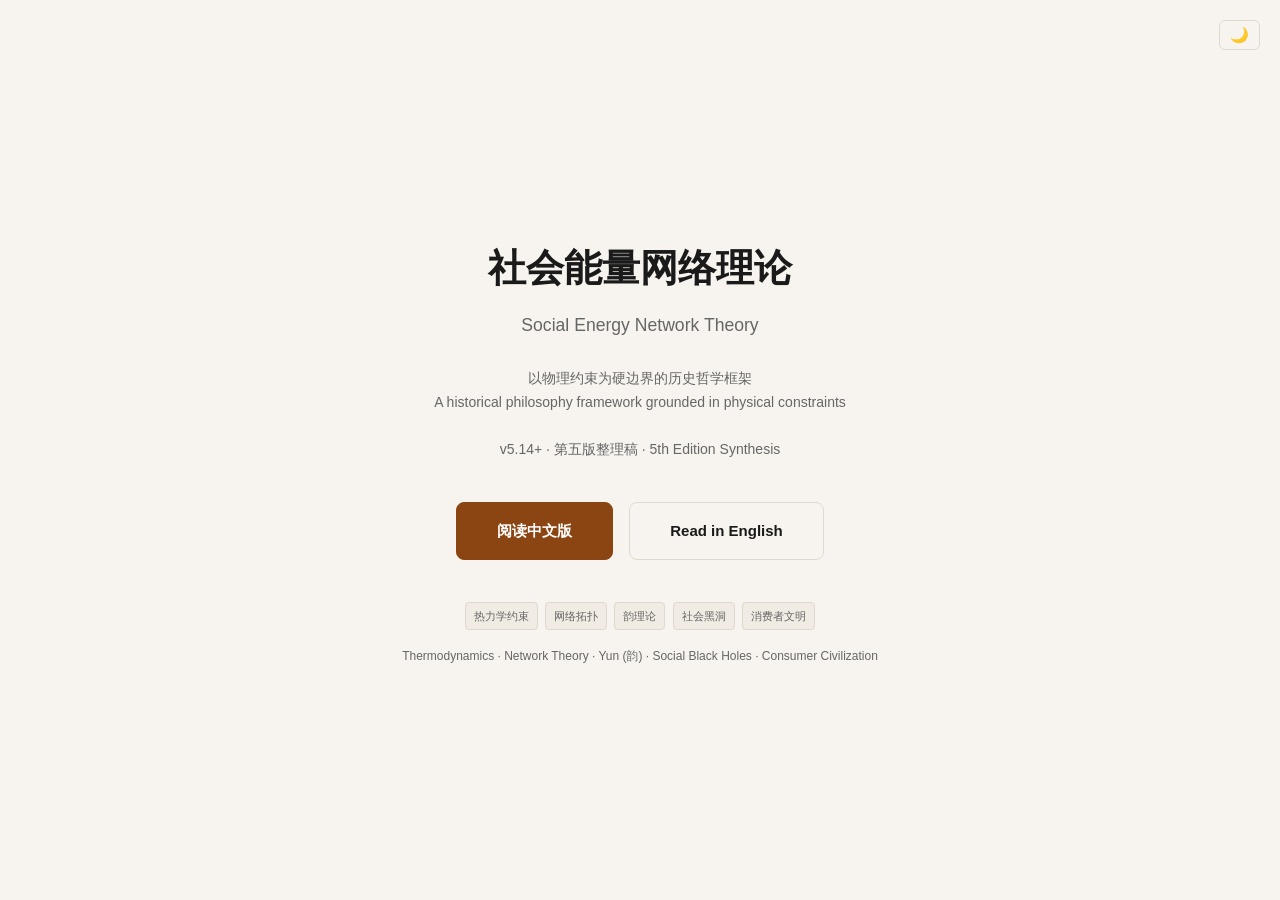
<file: index.html>
<!DOCTYPE html>
<html lang="zh-CN">
<head>
<meta charset="UTF-8">
<meta name="viewport" content="width=device-width, initial-scale=1.0">
<title>社会能量网络理论 | Social Energy Network Theory</title>
<meta name="description" content="社会能量网络理论（SENT）— Social Energy Network Theory. A historical philosophy framework grounded in physical constraints.">
<link rel="stylesheet" href="style.css">
<style>
body { display: flex; align-items: center; justify-content: center; min-height: 100vh; }
.landing {
  text-align: center;
  padding: 60px 40px;
  max-width: 560px;
}
.landing h1 { font-size: 2.4rem; margin-bottom: 0.3rem; }
.landing h1 span { display: block; font-size: 1.1rem; font-weight: 400; color: var(--text-muted); margin-top: 0.3rem; font-family: var(--font-ui); }
.landing .desc {
  font-family: var(--font-ui);
  font-size: 14px;
  color: var(--text-muted);
  line-height: 1.7;
  margin: 1.5rem 0 2.5rem;
}
.lang-choices { display: flex; gap: 16px; justify-content: center; }
.lang-choice {
  display: block;
  padding: 14px 40px;
  border: 1px solid var(--border);
  border-radius: 8px;
  text-decoration: none;
  font-family: var(--font-ui);
  font-weight: 600;
  color: var(--text);
  transition: border-color 0.15s, background 0.15s, color 0.15s;
  font-size: 15px;
}
.lang-choice:hover, .lang-choice.primary {
  background: var(--accent);
  border-color: var(--accent);
  color: #fff;
}
.meta {
  margin-top: 2.5rem;
  font-family: var(--font-ui);
  font-size: 12px;
  color: var(--text-muted);
  line-height: 2;
}
.tag {
  display: inline-block;
  background: var(--sidebar-bg);
  border: 1px solid var(--border);
  border-radius: 4px;
  padding: 2px 8px;
  font-size: 11px;
  margin: 2px;
  color: var(--text-muted);
}
.theme-corner {
  position: fixed;
  top: 20px; right: 20px;
}
</style>
</head>
<body>
<button class="theme-btn theme-corner" id="themeBtn" onclick="toggleTheme()">🌙</button>

<div class="landing">
  <h1>社会能量网络理论
    <span>Social Energy Network Theory</span>
  </h1>

  <div class="desc">
    以物理约束为硬边界的历史哲学框架<br>
    A historical philosophy framework grounded in physical constraints<br>
    <br>
    v5.14+ · 第五版整理稿 · 5th Edition Synthesis
  </div>

  <div class="lang-choices">
    <a class="lang-choice primary" href="zh.html">阅读中文版</a>
    <a class="lang-choice" href="en.html">Read in English</a>
  </div>

  <div class="meta">
    <div>
      <span class="tag">热力学约束</span>
      <span class="tag">网络拓扑</span>
      <span class="tag">韵理论</span>
      <span class="tag">社会黑洞</span>
      <span class="tag">消费者文明</span>
    </div>
    <div style="margin-top:12px">
      Thermodynamics · Network Theory · Yun (韵) · Social Black Holes · Consumer Civilization
    </div>
  </div>
</div>

<script>
const html = document.documentElement;
const THEME_KEY = 'sent-theme';
function initTheme() {
  const saved = localStorage.getItem(THEME_KEY) || 'light';
  html.setAttribute('data-theme', saved);
  document.getElementById('themeBtn').textContent = saved === 'dark' ? '☀️' : '🌙';
}
function toggleTheme() {
  const cur = html.getAttribute('data-theme');
  const next = cur === 'dark' ? 'light' : 'dark';
  html.setAttribute('data-theme', next);
  localStorage.setItem(THEME_KEY, next);
  document.getElementById('themeBtn').textContent = next === 'dark' ? '☀️' : '🌙';
}
initTheme();
</script>
</body>
</html>
</file>
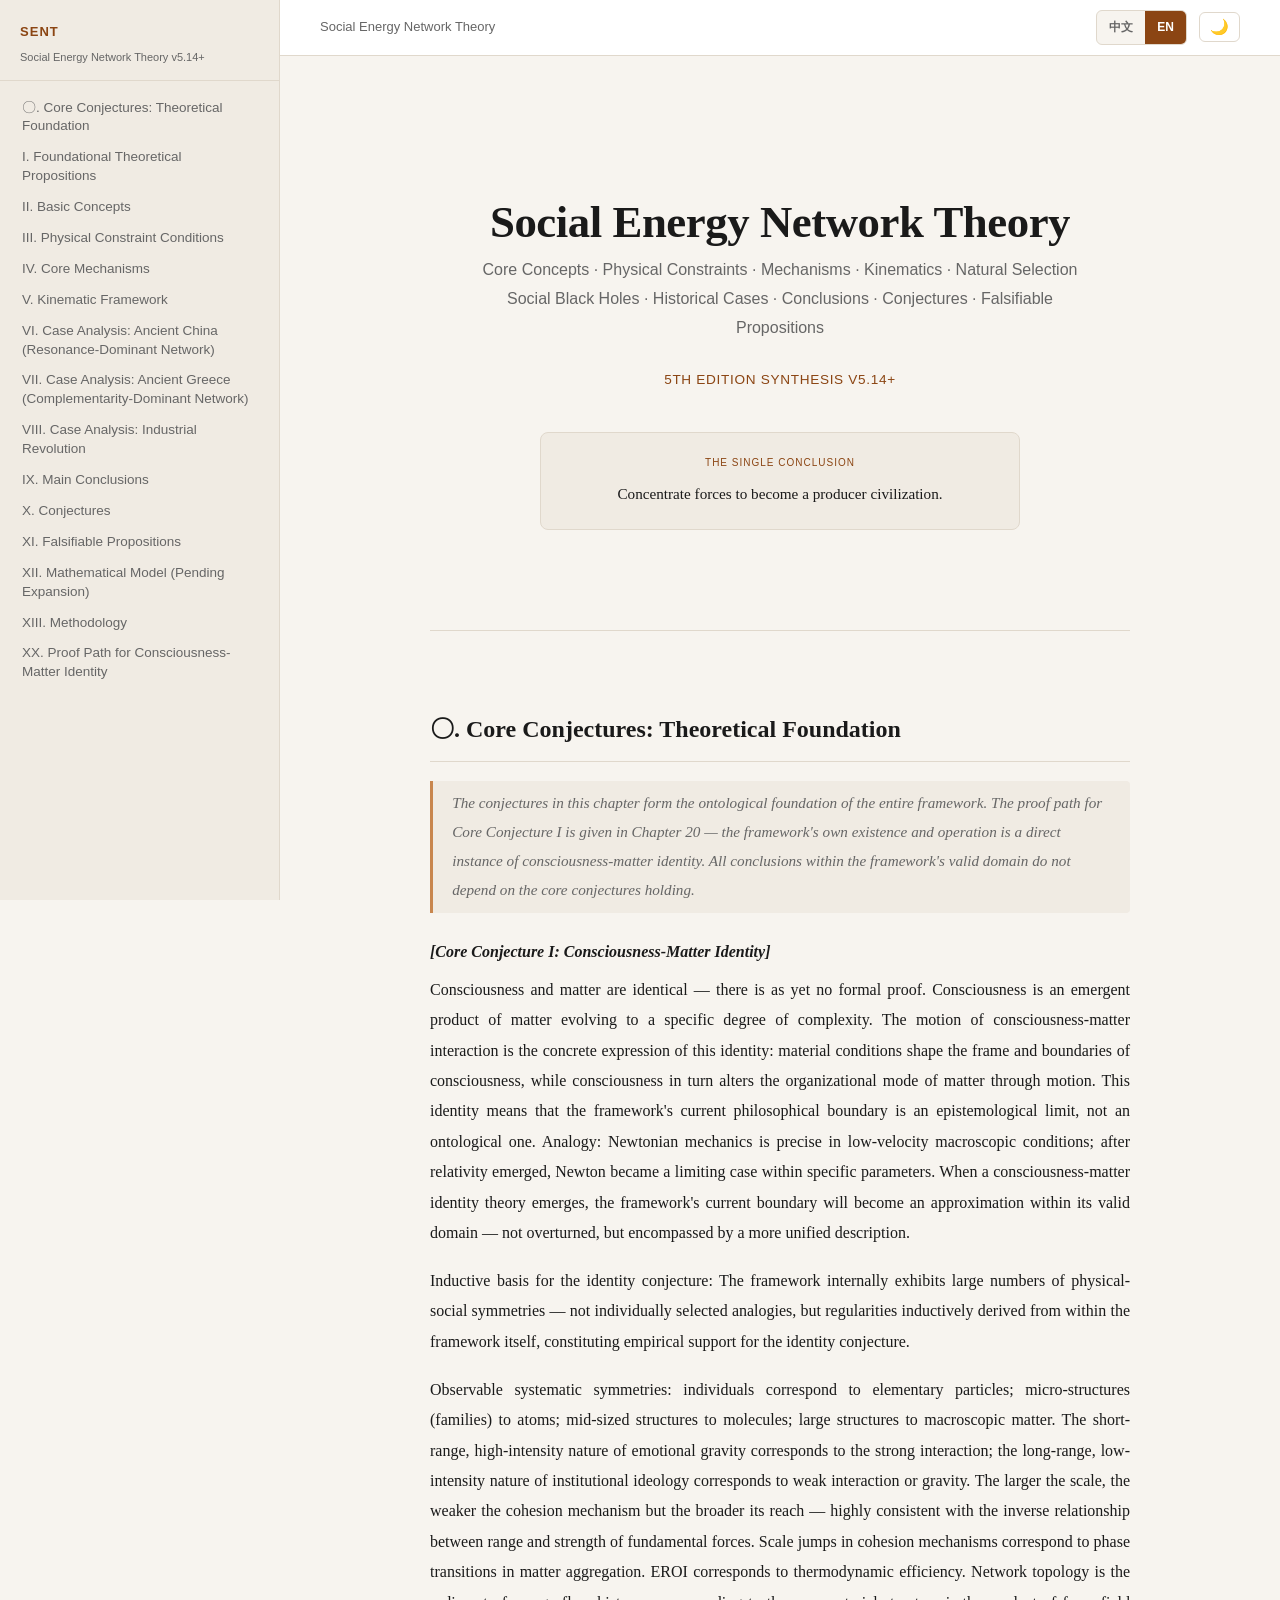
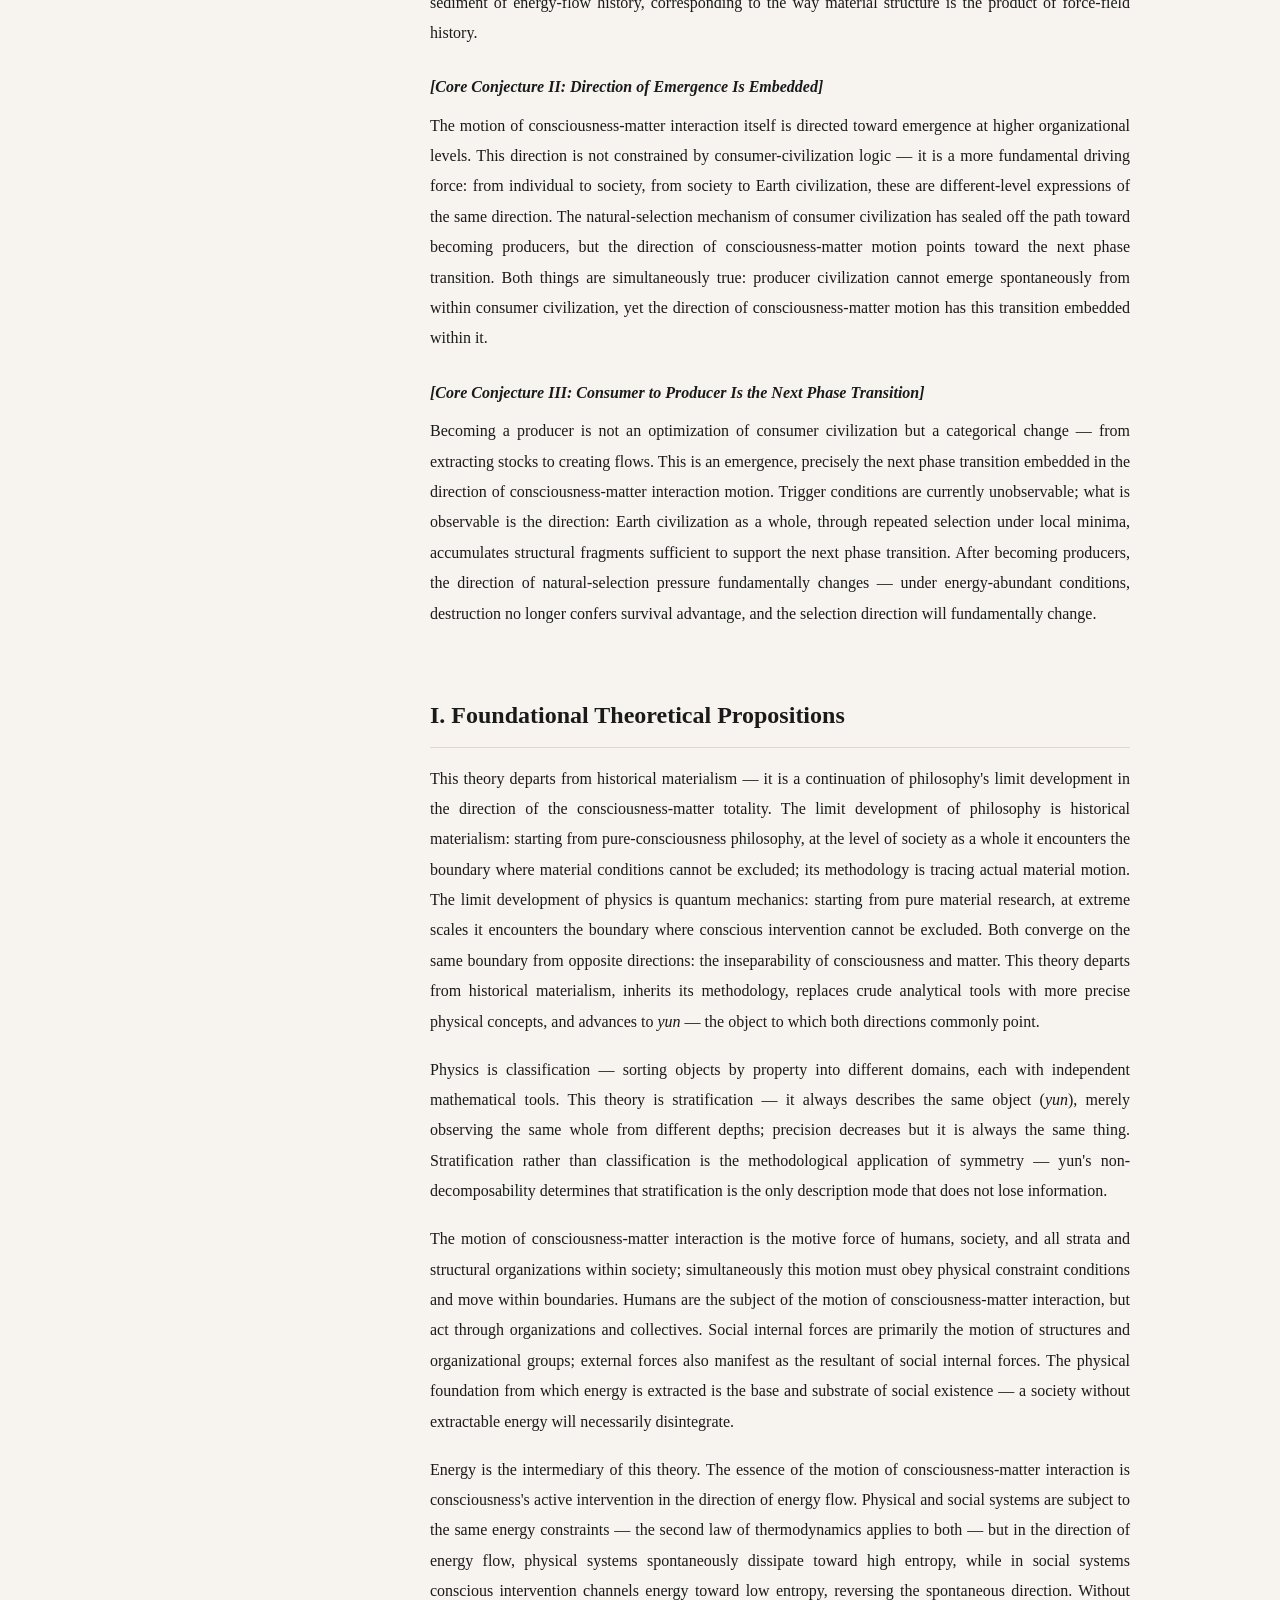
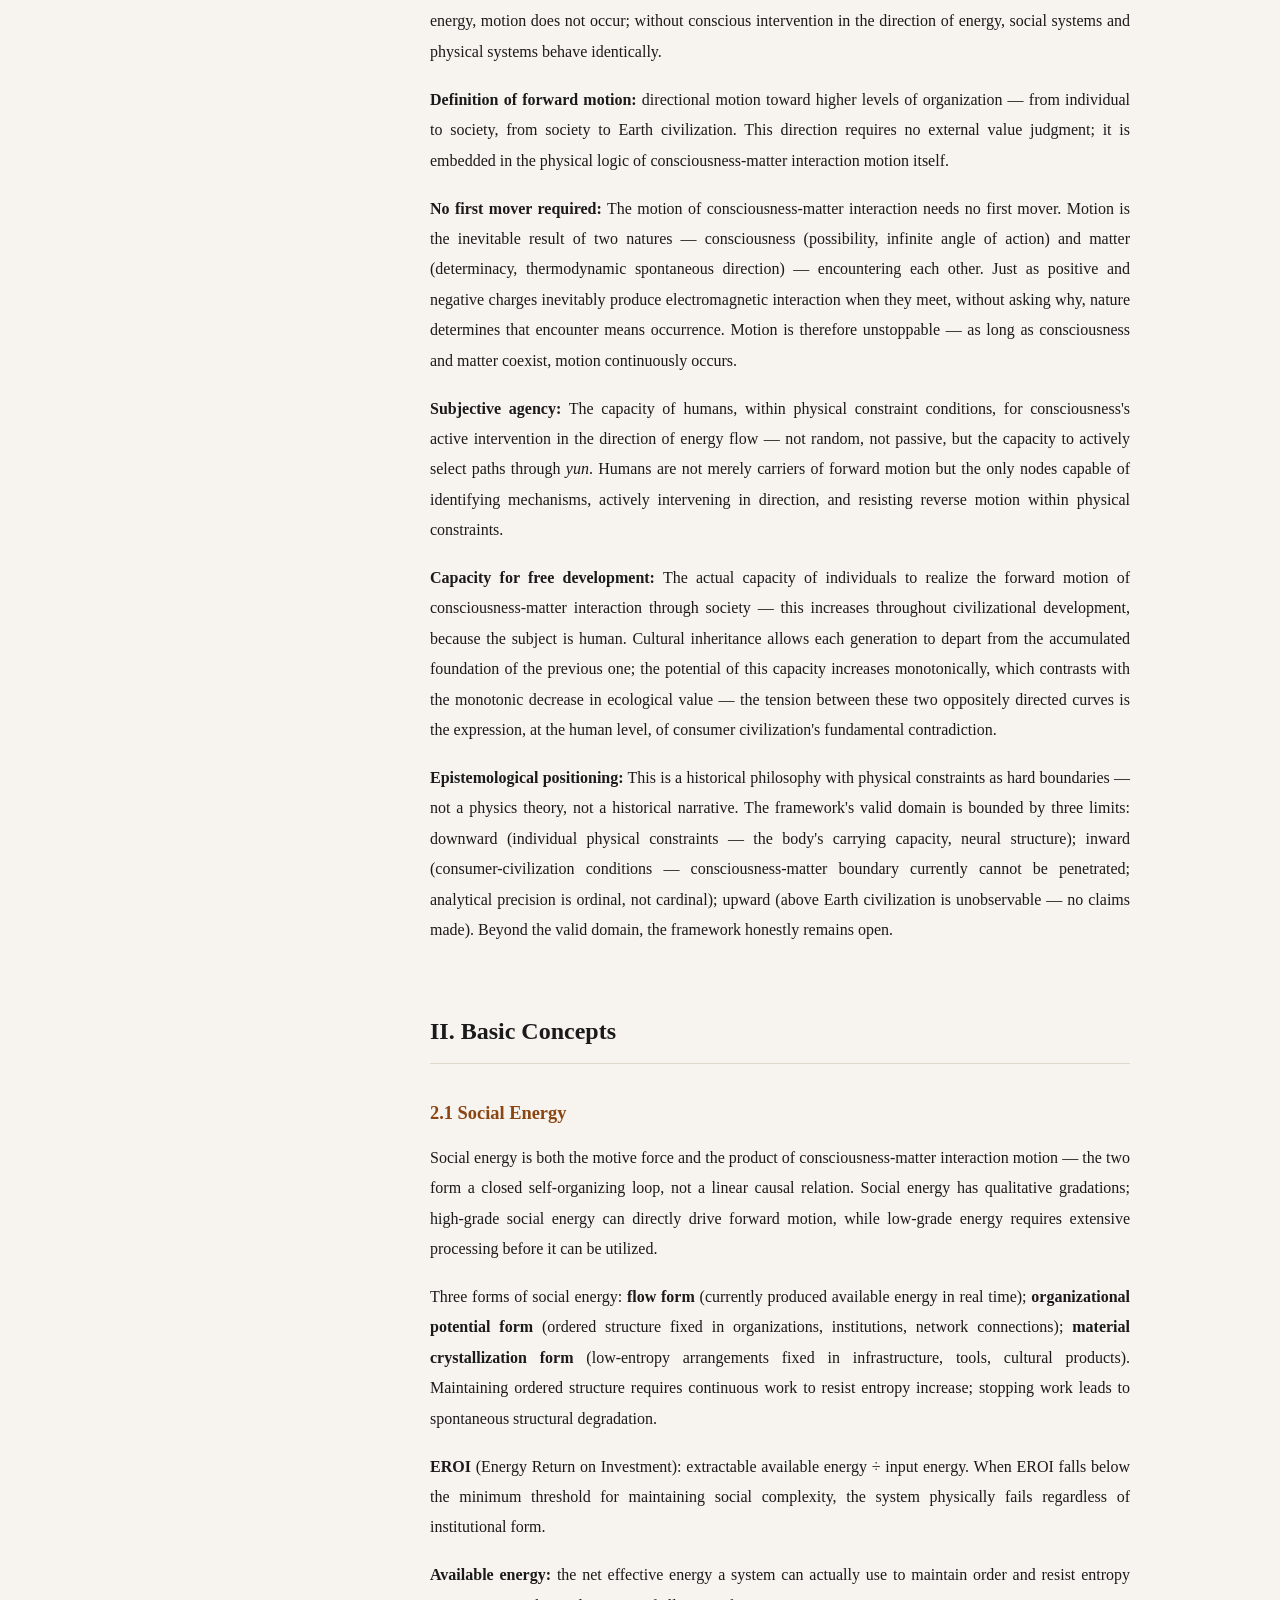
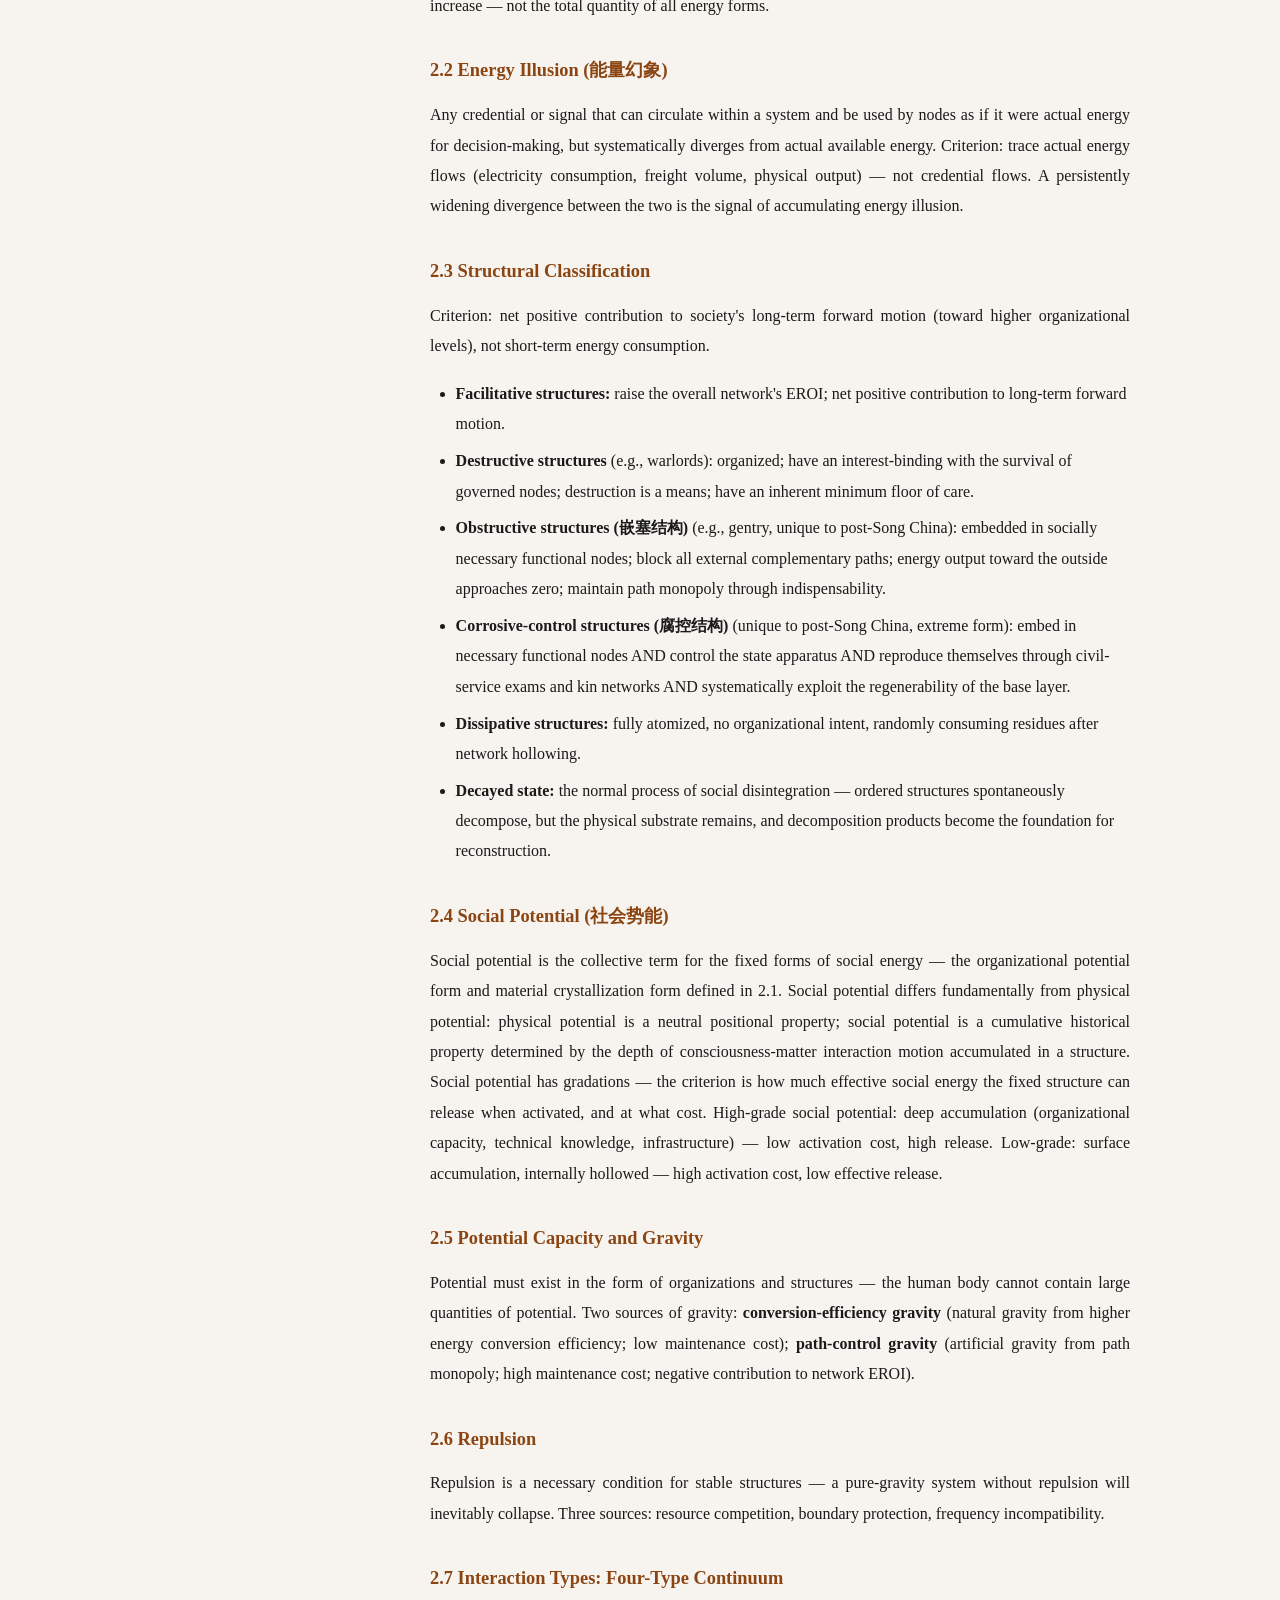
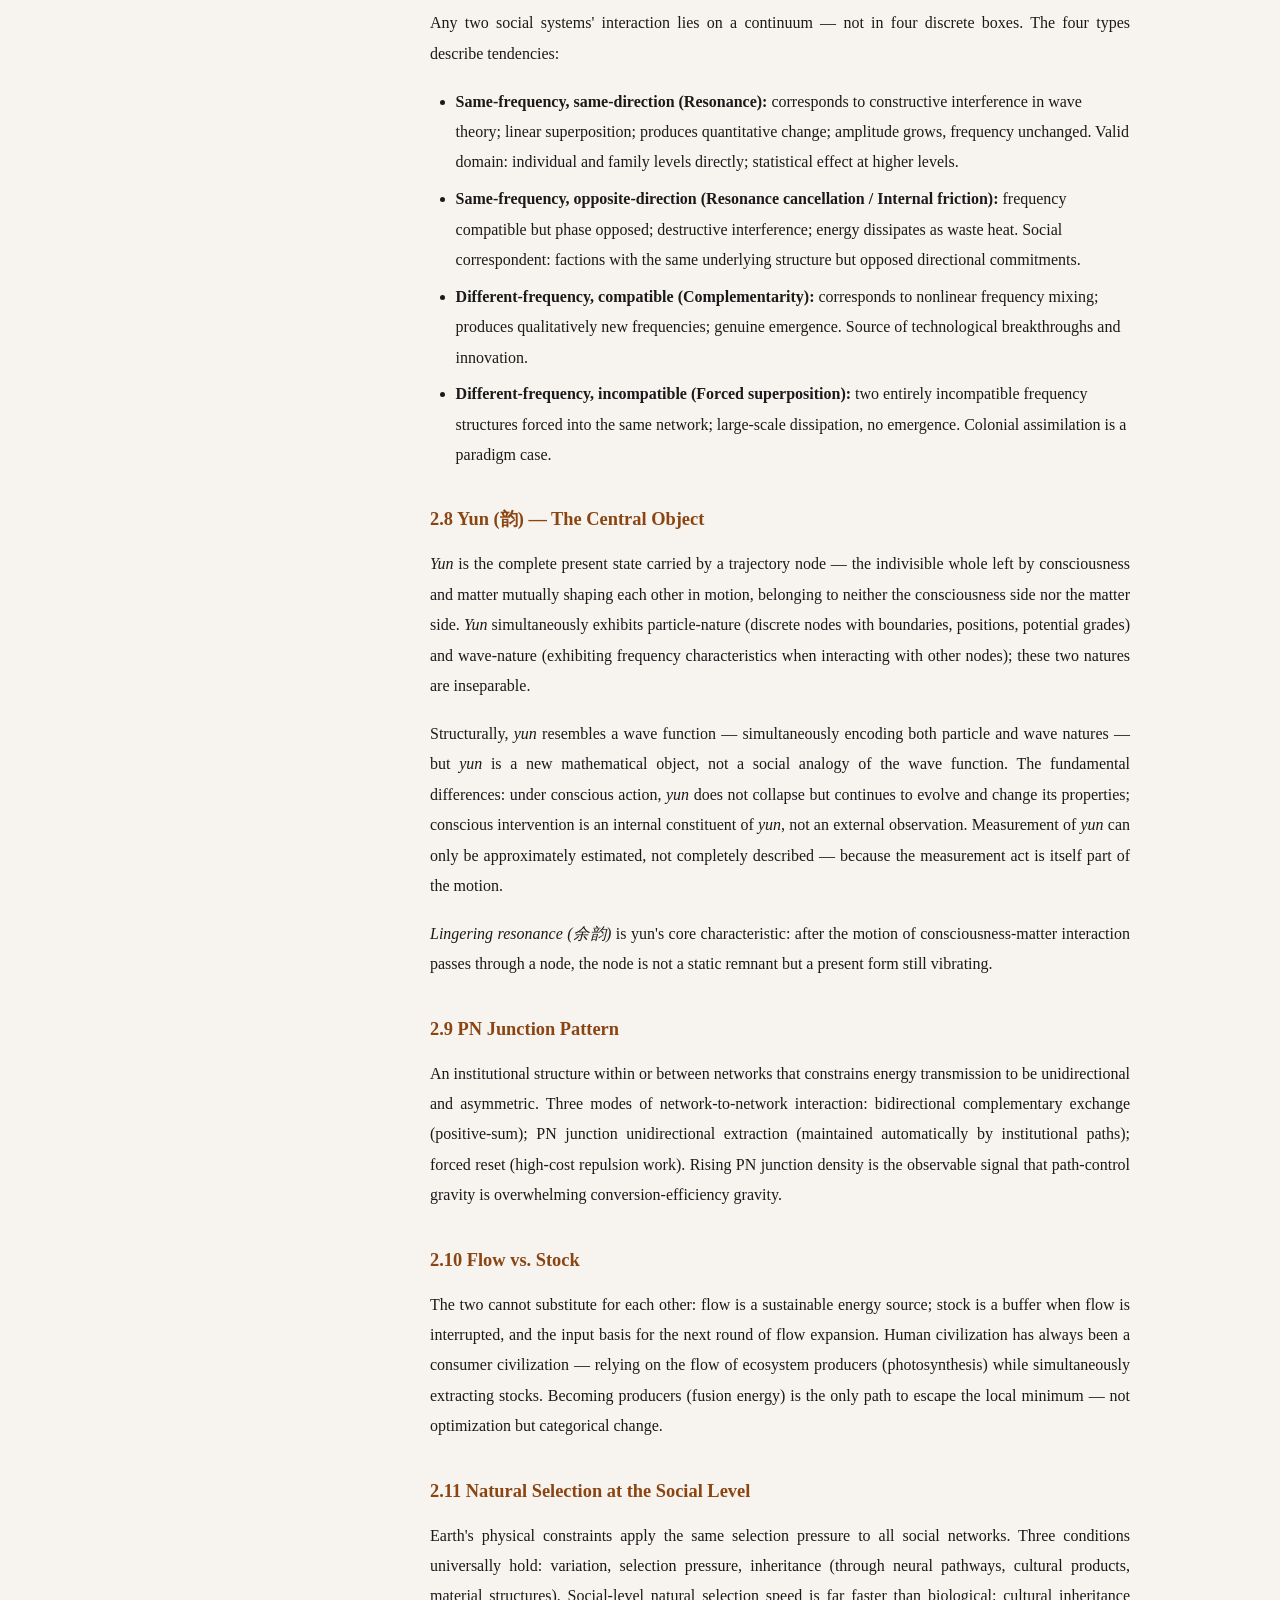
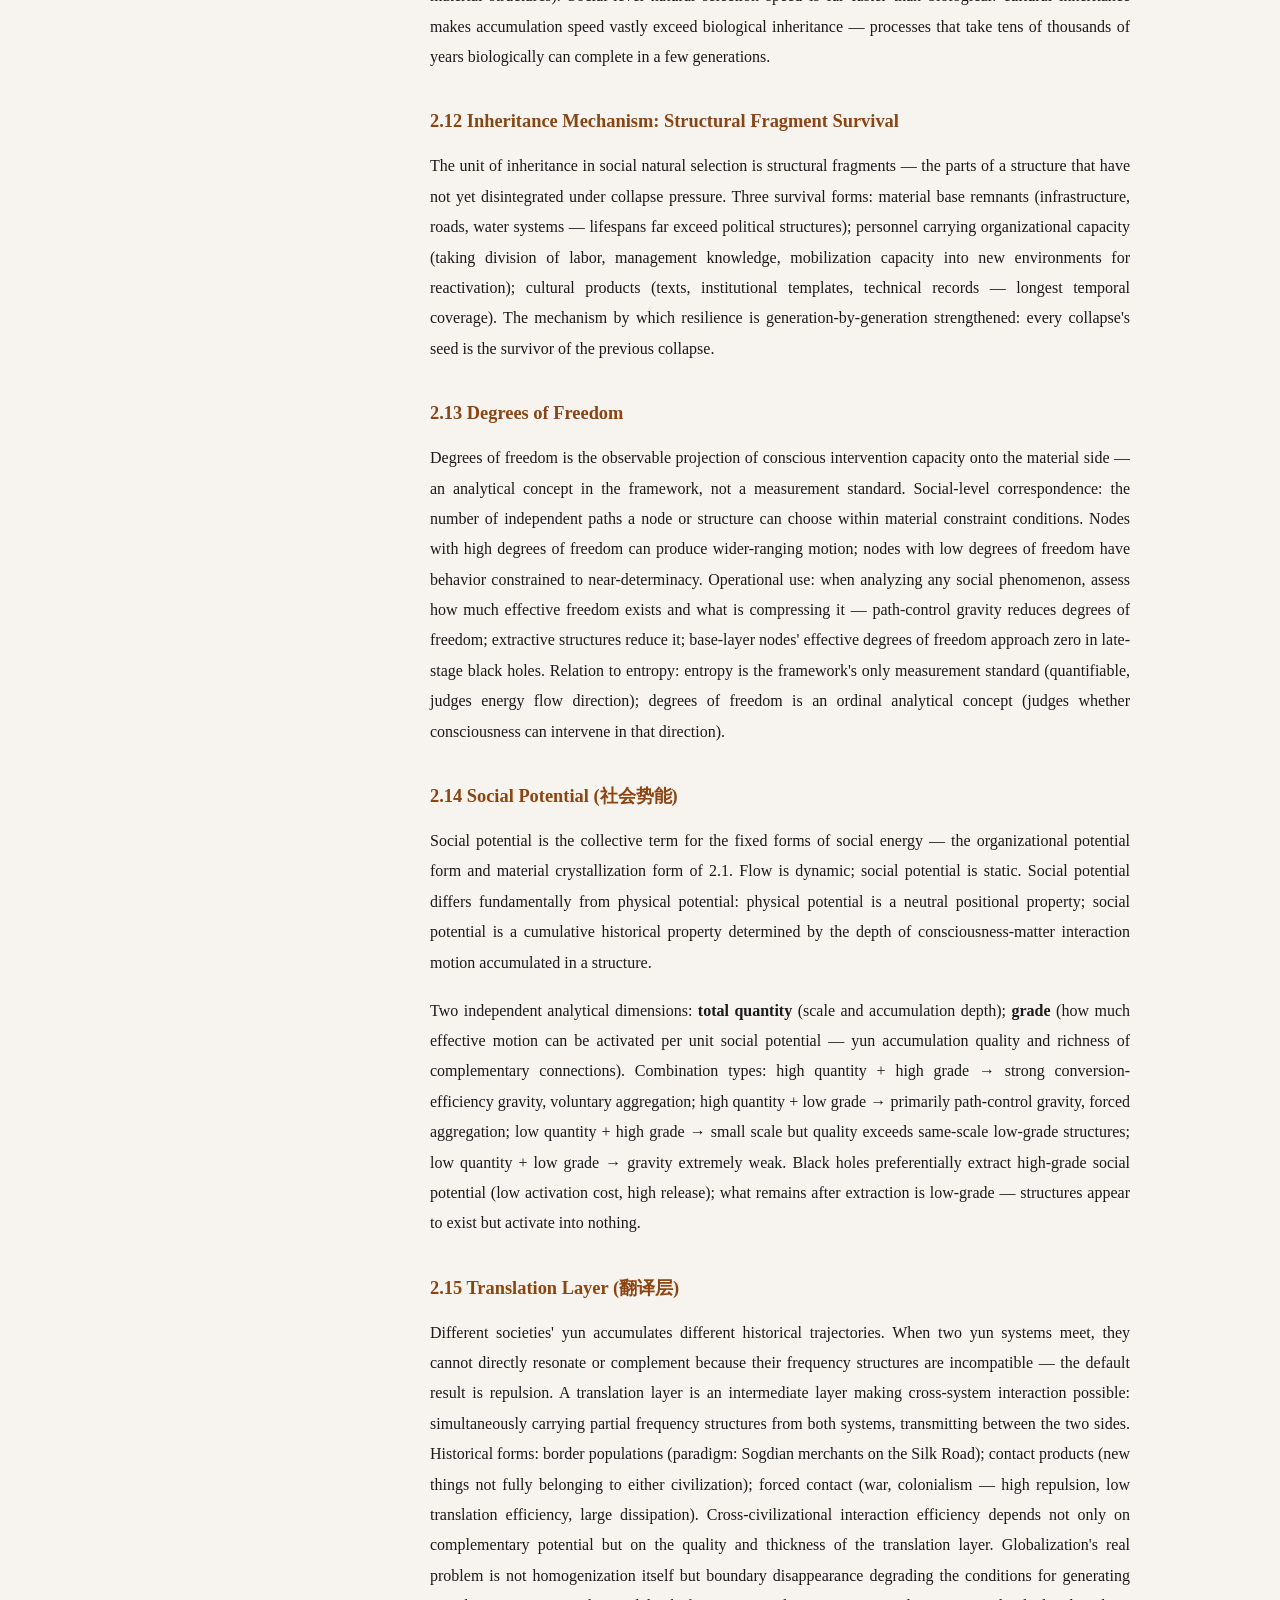
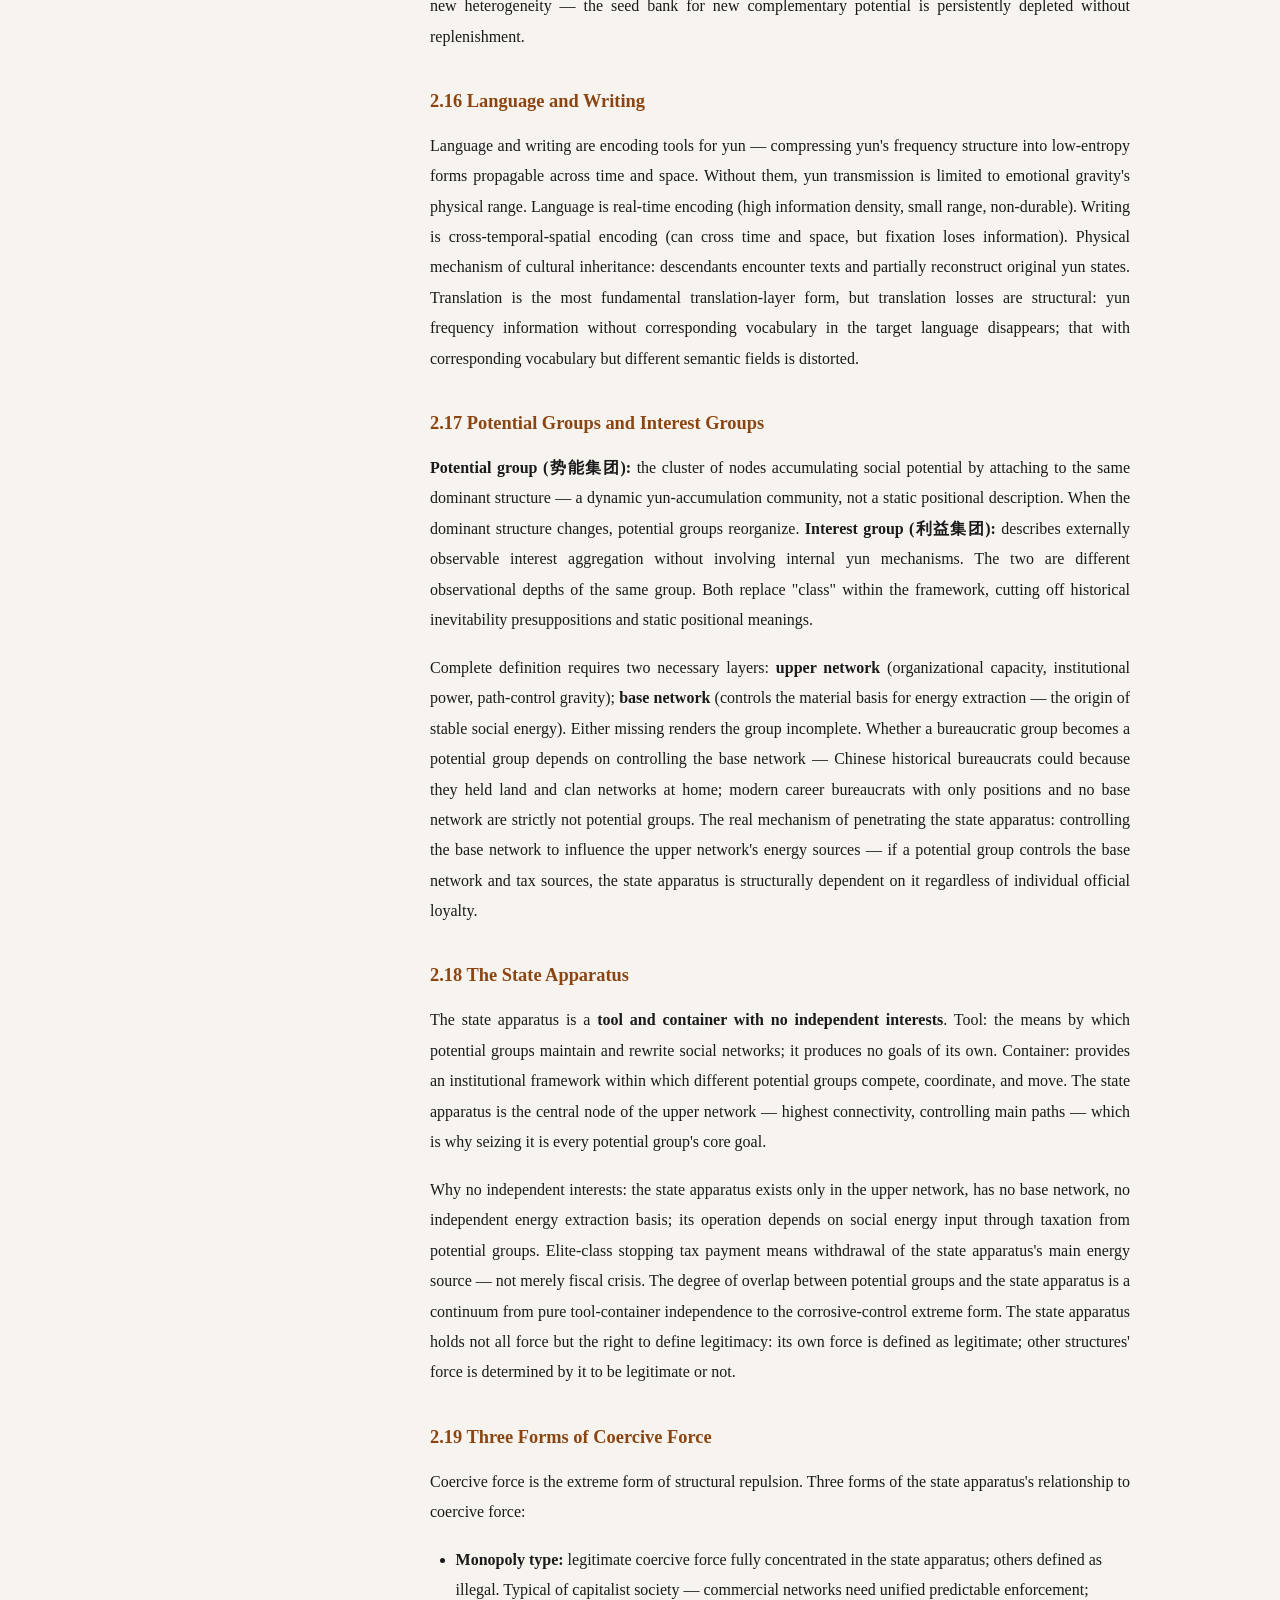
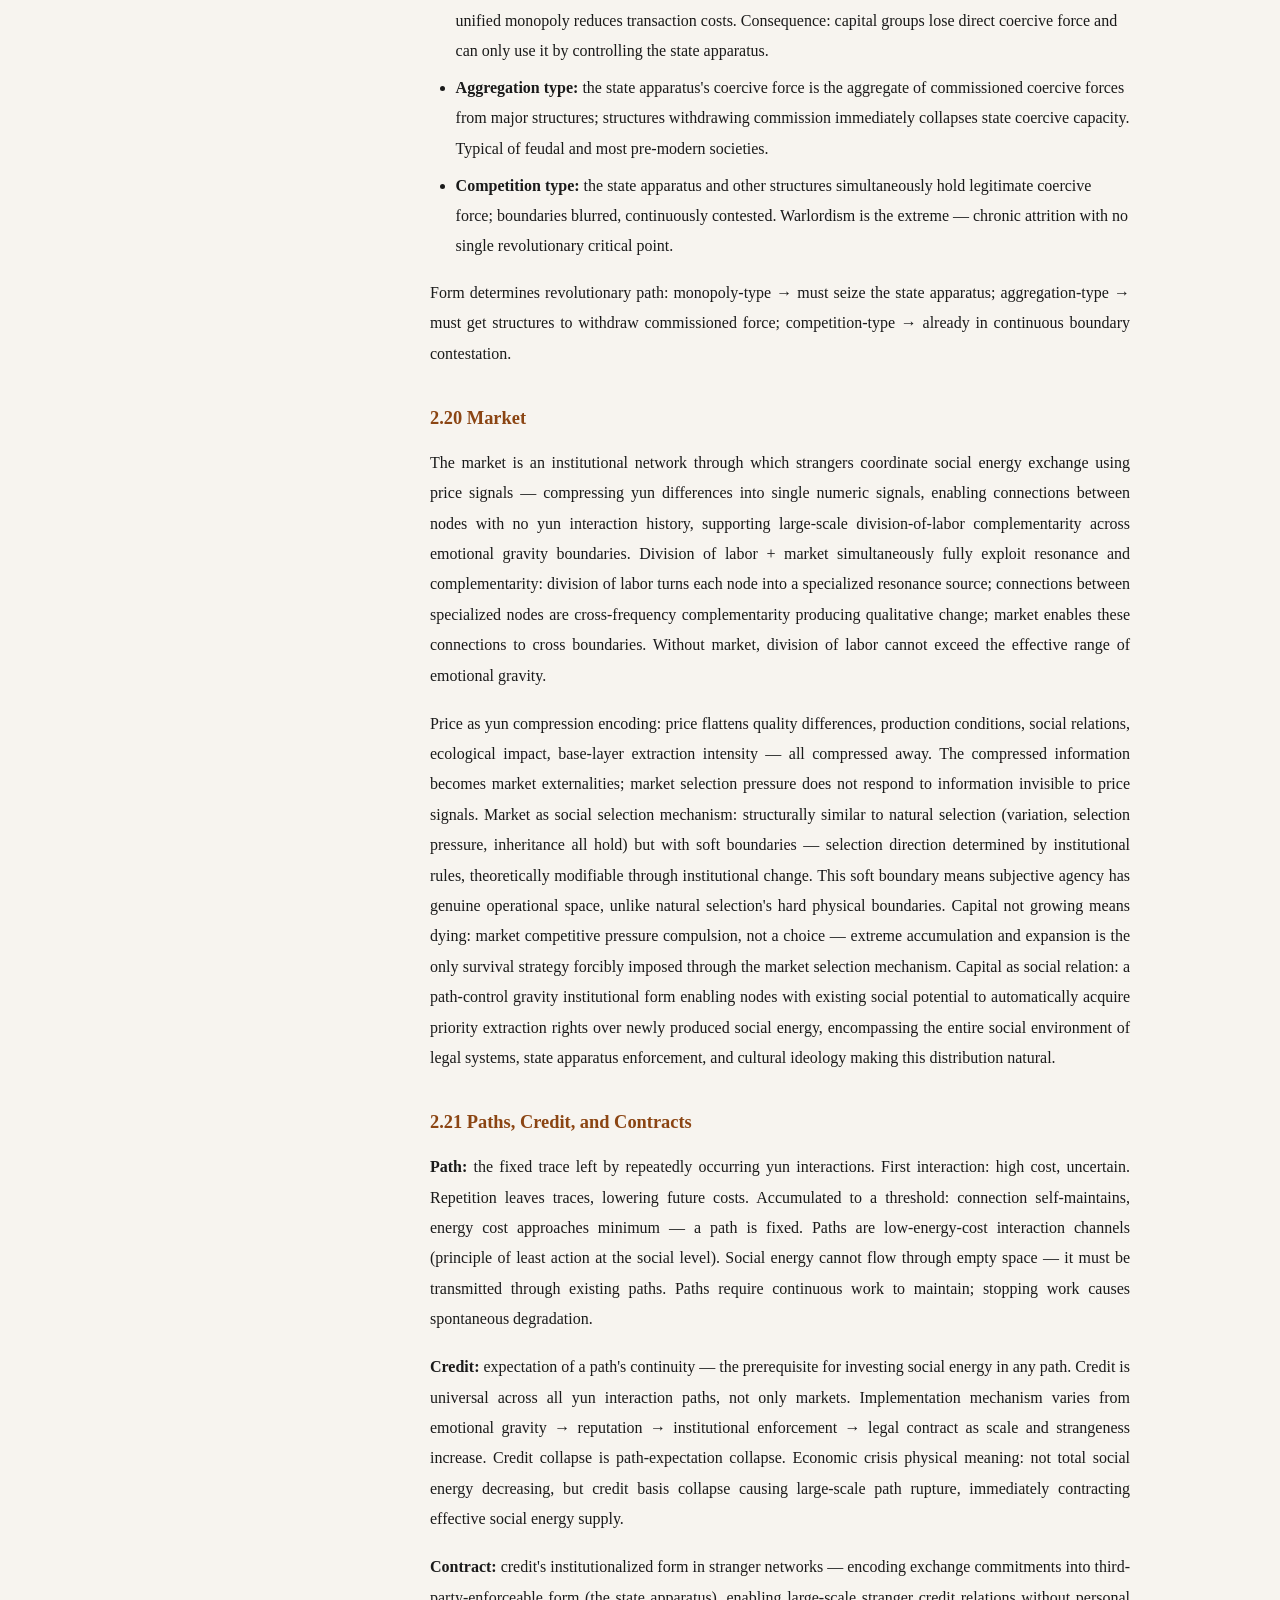
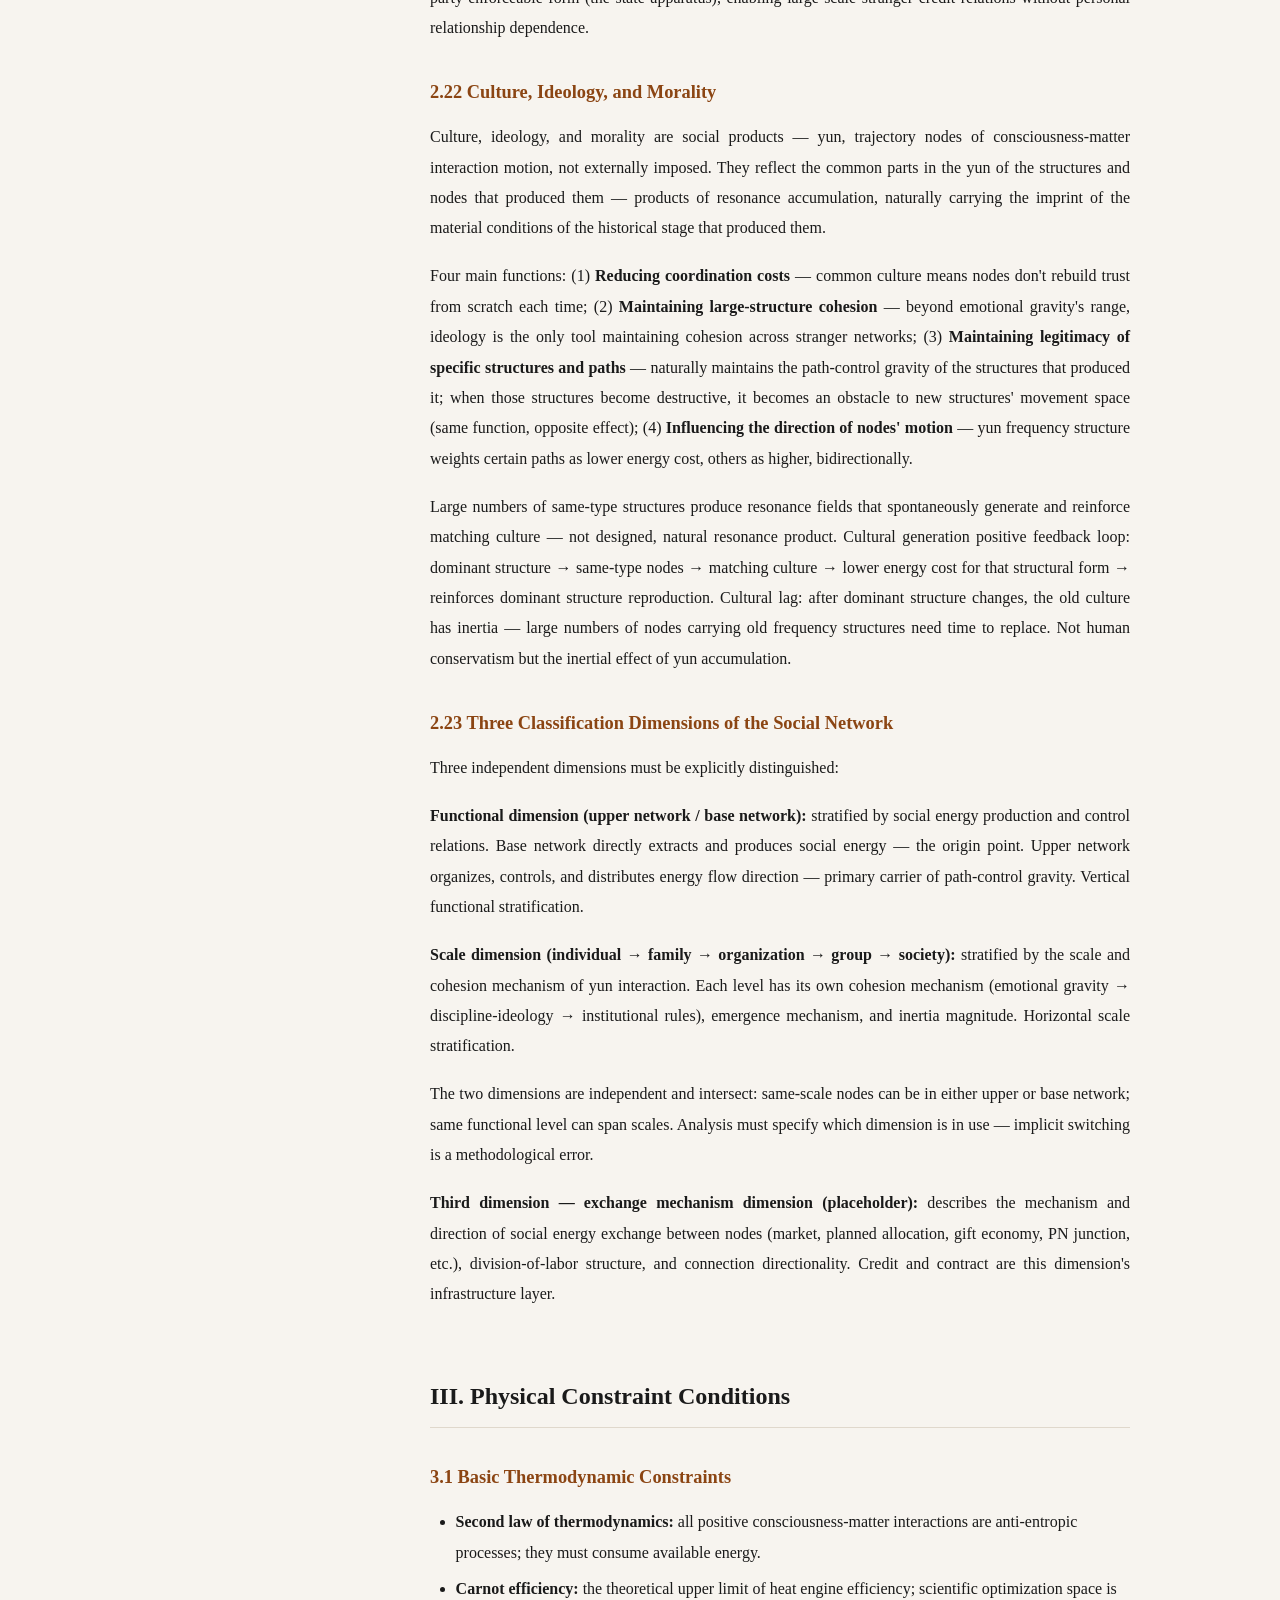
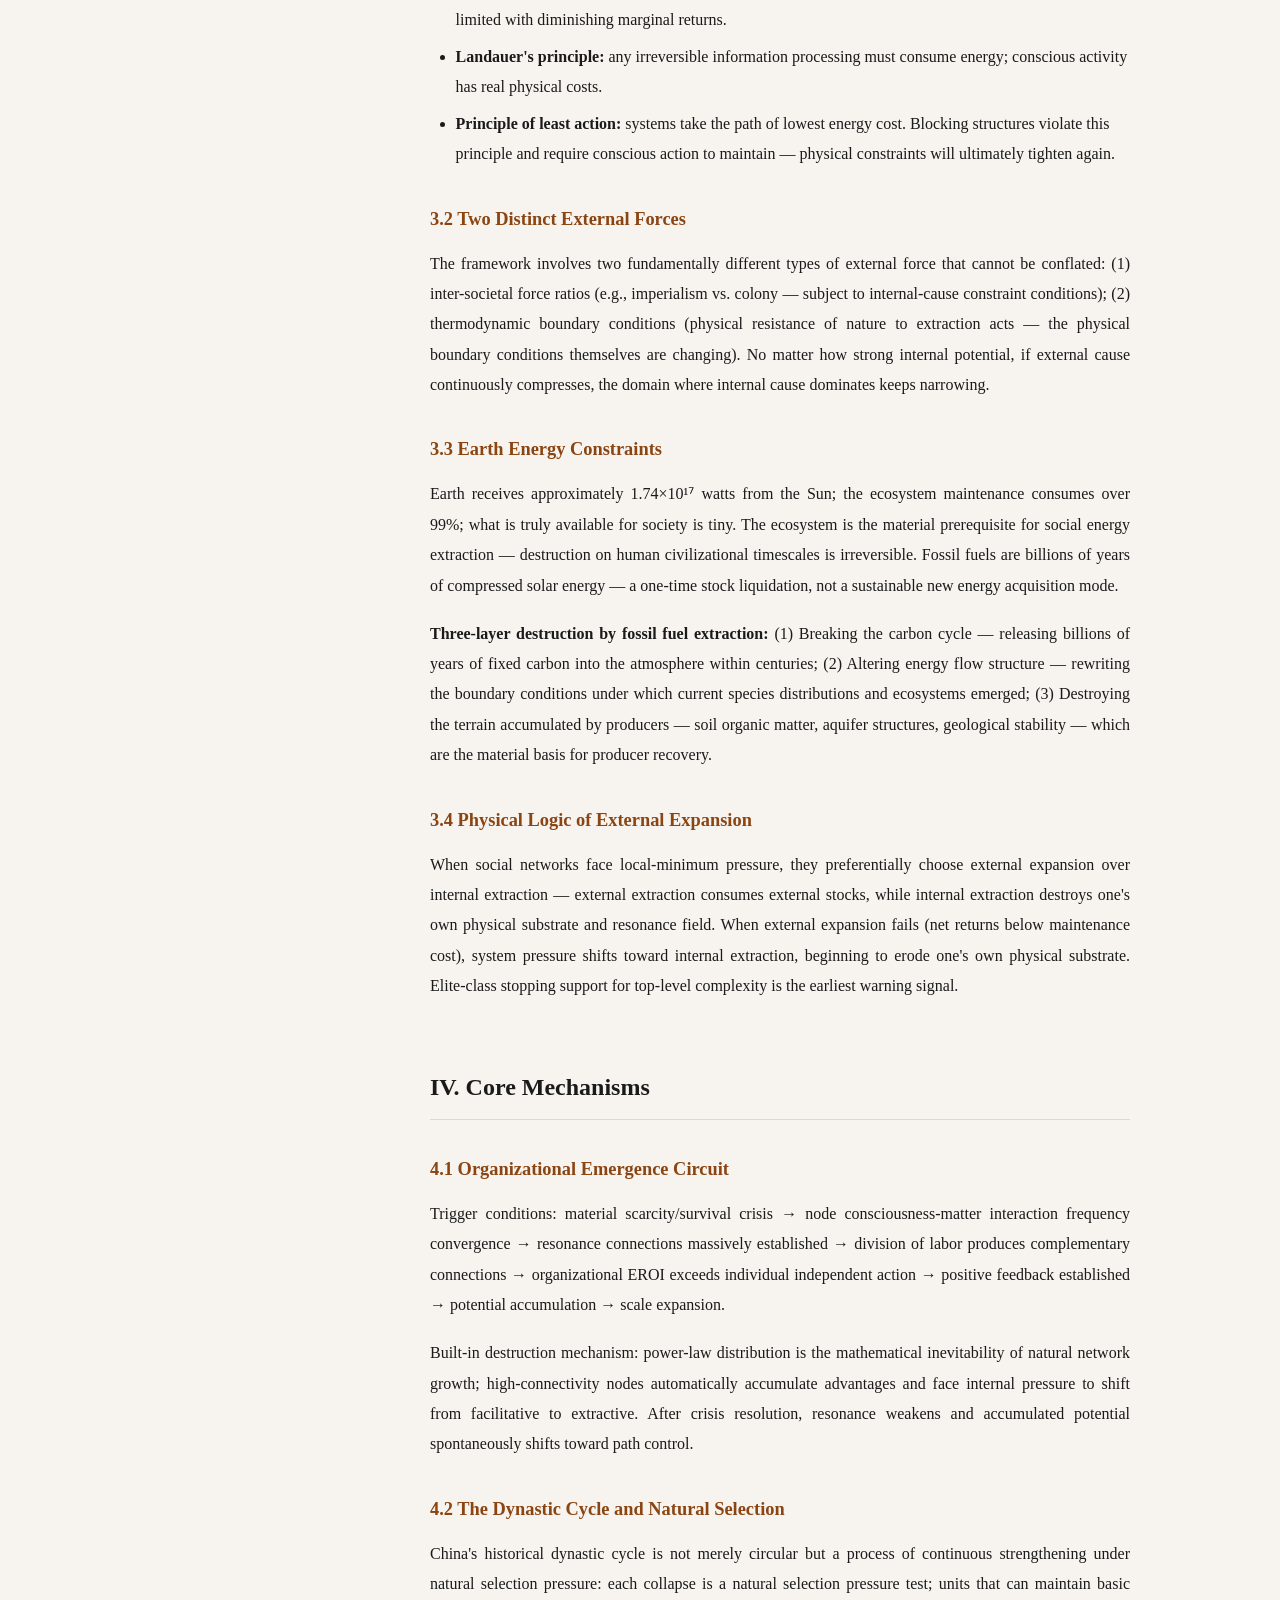
<file: en-1.html>
<!DOCTYPE html>
<html lang="en">
<head>
<meta charset="UTF-8">
<meta name="viewport" content="width=device-width, initial-scale=1.0">
<title>Social Energy Network Theory | SENT</title>
<meta name="description" content="Social Energy Network Theory (SENT) — a historical philosophy framework grounded in physical constraints. v5.14+">
<link rel="stylesheet" href="style.css">
</head>
<body>
<div id="progressBar" class="progress-bar"></div>
<div id="overlay" class="overlay" onclick="closeSidebar()"></div>
<div class="layout">
  <aside class="sidebar" id="sidebar">
    <div class="sidebar-header">
      <div class="sidebar-title">SENT</div>
      <div class="sidebar-subtitle">Social Energy Network Theory v5.14+</div>
    </div>
    <nav id="navLinks"></nav>
  </aside>
  <div class="main">
    <header class="header">
      <div class="header-left">
        <button class="menu-btn" onclick="toggleSidebar()">
          <svg width="20" height="20" viewBox="0 0 20 20" fill="currentColor"><rect y="3" width="20" height="2"/><rect y="9" width="20" height="2"/><rect y="15" width="20" height="2"/></svg>
        </button>
        <span class="breadcrumb">Social Energy Network Theory</span>
      </div>
      <div class="header-right">
        <div class="lang-toggle">
          <a class="lang-btn" href="zh.html">中文</a>
          <span class="lang-btn active">EN</span>
        </div>
        <button class="theme-btn" id="themeBtn" onclick="toggleTheme()">🌙</button>
      </div>
    </header>
    <main class="content">

      <div class="cover">
        <h1>Social Energy Network Theory</h1>
        <div class="subtitle">
          Core Concepts · Physical Constraints · Mechanisms · Kinematics · Natural Selection<br>
          Social Black Holes · Historical Cases · Conclusions · Conjectures · Falsifiable Propositions
        </div>
        <div class="version">5th Edition Synthesis v5.14+</div>
        <div class="conclusion-box">
          <div class="label">The Single Conclusion</div>
          Concentrate forces to become a producer civilization.
        </div>
      </div>

      <h2>〇. Core Conjectures: Theoretical Foundation</h2>

      <blockquote><em>The conjectures in this chapter form the ontological foundation of the entire framework. The proof path for Core Conjecture I is given in Chapter 20 — the framework's own existence and operation is a direct instance of consciousness-matter identity. All conclusions within the framework's valid domain do not depend on the core conjectures holding.</em></blockquote>

      <h4>[Core Conjecture I: Consciousness-Matter Identity]</h4>

      <p>Consciousness and matter are identical — there is as yet no formal proof. Consciousness is an emergent product of matter evolving to a specific degree of complexity. The motion of consciousness-matter interaction is the concrete expression of this identity: material conditions shape the frame and boundaries of consciousness, while consciousness in turn alters the organizational mode of matter through motion. This identity means that the framework's current philosophical boundary is an epistemological limit, not an ontological one. Analogy: Newtonian mechanics is precise in low-velocity macroscopic conditions; after relativity emerged, Newton became a limiting case within specific parameters. When a consciousness-matter identity theory emerges, the framework's current boundary will become an approximation within its valid domain — not overturned, but encompassed by a more unified description.</p>

      <p>Inductive basis for the identity conjecture: The framework internally exhibits large numbers of physical-social symmetries — not individually selected analogies, but regularities inductively derived from within the framework itself, constituting empirical support for the identity conjecture.</p>

      <p>Observable systematic symmetries: individuals correspond to elementary particles; micro-structures (families) to atoms; mid-sized structures to molecules; large structures to macroscopic matter. The short-range, high-intensity nature of emotional gravity corresponds to the strong interaction; the long-range, low-intensity nature of institutional ideology corresponds to weak interaction or gravity. The larger the scale, the weaker the cohesion mechanism but the broader its reach — highly consistent with the inverse relationship between range and strength of fundamental forces. Scale jumps in cohesion mechanisms correspond to phase transitions in matter aggregation. EROI corresponds to thermodynamic efficiency. Network topology is the sediment of energy-flow history, corresponding to the way material structure is the product of force-field history.</p>

      <h4>[Core Conjecture II: Direction of Emergence Is Embedded]</h4>

      <p>The motion of consciousness-matter interaction itself is directed toward emergence at higher organizational levels. This direction is not constrained by consumer-civilization logic — it is a more fundamental driving force: from individual to society, from society to Earth civilization, these are different-level expressions of the same direction. The natural-selection mechanism of consumer civilization has sealed off the path toward becoming producers, but the direction of consciousness-matter motion points toward the next phase transition. Both things are simultaneously true: producer civilization cannot emerge spontaneously from within consumer civilization, yet the direction of consciousness-matter motion has this transition embedded within it.</p>

      <h4>[Core Conjecture III: Consumer to Producer Is the Next Phase Transition]</h4>

      <p>Becoming a producer is not an optimization of consumer civilization but a categorical change — from extracting stocks to creating flows. This is an emergence, precisely the next phase transition embedded in the direction of consciousness-matter interaction motion. Trigger conditions are currently unobservable; what is observable is the direction: Earth civilization as a whole, through repeated selection under local minima, accumulates structural fragments sufficient to support the next phase transition. After becoming producers, the direction of natural-selection pressure fundamentally changes — under energy-abundant conditions, destruction no longer confers survival advantage, and the selection direction will fundamentally change.</p>

      <h2>I. Foundational Theoretical Propositions</h2>

      <p>This theory departs from historical materialism — it is a continuation of philosophy's limit development in the direction of the consciousness-matter totality. The limit development of philosophy is historical materialism: starting from pure-consciousness philosophy, at the level of society as a whole it encounters the boundary where material conditions cannot be excluded; its methodology is tracing actual material motion. The limit development of physics is quantum mechanics: starting from pure material research, at extreme scales it encounters the boundary where conscious intervention cannot be excluded. Both converge on the same boundary from opposite directions: the inseparability of consciousness and matter. This theory departs from historical materialism, inherits its methodology, replaces crude analytical tools with more precise physical concepts, and advances to <em>yun</em> — the object to which both directions commonly point.</p>

      <p>Physics is classification — sorting objects by property into different domains, each with independent mathematical tools. This theory is stratification — it always describes the same object (<em>yun</em>), merely observing the same whole from different depths; precision decreases but it is always the same thing. Stratification rather than classification is the methodological application of symmetry — yun's non-decomposability determines that stratification is the only description mode that does not lose information.</p>

      <p>The motion of consciousness-matter interaction is the motive force of humans, society, and all strata and structural organizations within society; simultaneously this motion must obey physical constraint conditions and move within boundaries. Humans are the subject of the motion of consciousness-matter interaction, but act through organizations and collectives. Social internal forces are primarily the motion of structures and organizational groups; external forces also manifest as the resultant of social internal forces. The physical foundation from which energy is extracted is the base and substrate of social existence — a society without extractable energy will necessarily disintegrate.</p>

      <p>Energy is the intermediary of this theory. The essence of the motion of consciousness-matter interaction is consciousness's active intervention in the direction of energy flow. Physical and social systems are subject to the same energy constraints — the second law of thermodynamics applies to both — but in the direction of energy flow, physical systems spontaneously dissipate toward high entropy, while in social systems conscious intervention channels energy toward low entropy, reversing the spontaneous direction. Without energy, motion does not occur; without conscious intervention in the direction of energy, social systems and physical systems behave identically.</p>

      <p><strong>Definition of forward motion:</strong> directional motion toward higher levels of organization — from individual to society, from society to Earth civilization. This direction requires no external value judgment; it is embedded in the physical logic of consciousness-matter interaction motion itself.</p>

      <p><strong>No first mover required:</strong> The motion of consciousness-matter interaction needs no first mover. Motion is the inevitable result of two natures — consciousness (possibility, infinite angle of action) and matter (determinacy, thermodynamic spontaneous direction) — encountering each other. Just as positive and negative charges inevitably produce electromagnetic interaction when they meet, without asking why, nature determines that encounter means occurrence. Motion is therefore unstoppable — as long as consciousness and matter coexist, motion continuously occurs.</p>

      <p><strong>Subjective agency:</strong> The capacity of humans, within physical constraint conditions, for consciousness's active intervention in the direction of energy flow — not random, not passive, but the capacity to actively select paths through <em>yun</em>. Humans are not merely carriers of forward motion but the only nodes capable of identifying mechanisms, actively intervening in direction, and resisting reverse motion within physical constraints.</p>

      <p><strong>Capacity for free development:</strong> The actual capacity of individuals to realize the forward motion of consciousness-matter interaction through society — this increases throughout civilizational development, because the subject is human. Cultural inheritance allows each generation to depart from the accumulated foundation of the previous one; the potential of this capacity increases monotonically, which contrasts with the monotonic decrease in ecological value — the tension between these two oppositely directed curves is the expression, at the human level, of consumer civilization's fundamental contradiction.</p>

      <p><strong>Epistemological positioning:</strong> This is a historical philosophy with physical constraints as hard boundaries — not a physics theory, not a historical narrative. The framework's valid domain is bounded by three limits: downward (individual physical constraints — the body's carrying capacity, neural structure); inward (consumer-civilization conditions — consciousness-matter boundary currently cannot be penetrated; analytical precision is ordinal, not cardinal); upward (above Earth civilization is unobservable — no claims made). Beyond the valid domain, the framework honestly remains open.</p>

      <h2>II. Basic Concepts</h2>

      <h3>2.1 Social Energy</h3>
      <p>Social energy is both the motive force and the product of consciousness-matter interaction motion — the two form a closed self-organizing loop, not a linear causal relation. Social energy has qualitative gradations; high-grade social energy can directly drive forward motion, while low-grade energy requires extensive processing before it can be utilized.</p>
      <p>Three forms of social energy: <strong>flow form</strong> (currently produced available energy in real time); <strong>organizational potential form</strong> (ordered structure fixed in organizations, institutions, network connections); <strong>material crystallization form</strong> (low-entropy arrangements fixed in infrastructure, tools, cultural products). Maintaining ordered structure requires continuous work to resist entropy increase; stopping work leads to spontaneous structural degradation.</p>
      <p><strong>EROI</strong> (Energy Return on Investment): extractable available energy ÷ input energy. When EROI falls below the minimum threshold for maintaining social complexity, the system physically fails regardless of institutional form.</p>
      <p><strong>Available energy:</strong> the net effective energy a system can actually use to maintain order and resist entropy increase — not the total quantity of all energy forms.</p>

      <h3>2.2 Energy Illusion (能量幻象)</h3>
      <p>Any credential or signal that can circulate within a system and be used by nodes as if it were actual energy for decision-making, but systematically diverges from actual available energy. Criterion: trace actual energy flows (electricity consumption, freight volume, physical output) — not credential flows. A persistently widening divergence between the two is the signal of accumulating energy illusion.</p>

      <h3>2.3 Structural Classification</h3>
      <p>Criterion: net positive contribution to society's long-term forward motion (toward higher organizational levels), not short-term energy consumption.</p>
      <ul>
        <li><strong>Facilitative structures:</strong> raise the overall network's EROI; net positive contribution to long-term forward motion.</li>
        <li><strong>Destructive structures</strong> (e.g., warlords): organized; have an interest-binding with the survival of governed nodes; destruction is a means; have an inherent minimum floor of care.</li>
        <li><strong>Obstructive structures (嵌塞结构)</strong> (e.g., gentry, unique to post-Song China): embedded in socially necessary functional nodes; block all external complementary paths; energy output toward the outside approaches zero; maintain path monopoly through indispensability.</li>
        <li><strong>Corrosive-control structures (腐控结构)</strong> (unique to post-Song China, extreme form): embed in necessary functional nodes AND control the state apparatus AND reproduce themselves through civil-service exams and kin networks AND systematically exploit the regenerability of the base layer.</li>
        <li><strong>Dissipative structures:</strong> fully atomized, no organizational intent, randomly consuming residues after network hollowing.</li>
        <li><strong>Decayed state:</strong> the normal process of social disintegration — ordered structures spontaneously decompose, but the physical substrate remains, and decomposition products become the foundation for reconstruction.</li>
      </ul>

      <h3>2.4 Social Potential (社会势能)</h3>
      <p>Social potential is the collective term for the fixed forms of social energy — the organizational potential form and material crystallization form defined in 2.1. Social potential differs fundamentally from physical potential: physical potential is a neutral positional property; social potential is a cumulative historical property determined by the depth of consciousness-matter interaction motion accumulated in a structure. Social potential has gradations — the criterion is how much effective social energy the fixed structure can release when activated, and at what cost. High-grade social potential: deep accumulation (organizational capacity, technical knowledge, infrastructure) — low activation cost, high release. Low-grade: surface accumulation, internally hollowed — high activation cost, low effective release.</p>

      <h3>2.5 Potential Capacity and Gravity</h3>
      <p>Potential must exist in the form of organizations and structures — the human body cannot contain large quantities of potential. Two sources of gravity: <strong>conversion-efficiency gravity</strong> (natural gravity from higher energy conversion efficiency; low maintenance cost); <strong>path-control gravity</strong> (artificial gravity from path monopoly; high maintenance cost; negative contribution to network EROI).</p>

      <h3>2.6 Repulsion</h3>
      <p>Repulsion is a necessary condition for stable structures — a pure-gravity system without repulsion will inevitably collapse. Three sources: resource competition, boundary protection, frequency incompatibility.</p>

      <h3>2.7 Interaction Types: Four-Type Continuum</h3>
      <p>Any two social systems' interaction lies on a continuum — not in four discrete boxes. The four types describe tendencies:</p>
      <ul>
        <li><strong>Same-frequency, same-direction (Resonance):</strong> corresponds to constructive interference in wave theory; linear superposition; produces quantitative change; amplitude grows, frequency unchanged. Valid domain: individual and family levels directly; statistical effect at higher levels.</li>
        <li><strong>Same-frequency, opposite-direction (Resonance cancellation / Internal friction):</strong> frequency compatible but phase opposed; destructive interference; energy dissipates as waste heat. Social correspondent: factions with the same underlying structure but opposed directional commitments.</li>
        <li><strong>Different-frequency, compatible (Complementarity):</strong> corresponds to nonlinear frequency mixing; produces qualitatively new frequencies; genuine emergence. Source of technological breakthroughs and innovation.</li>
        <li><strong>Different-frequency, incompatible (Forced superposition):</strong> two entirely incompatible frequency structures forced into the same network; large-scale dissipation, no emergence. Colonial assimilation is a paradigm case.</li>
      </ul>

      <h3>2.8 Yun (韵) — The Central Object</h3>
      <p><em>Yun</em> is the complete present state carried by a trajectory node — the indivisible whole left by consciousness and matter mutually shaping each other in motion, belonging to neither the consciousness side nor the matter side. <em>Yun</em> simultaneously exhibits particle-nature (discrete nodes with boundaries, positions, potential grades) and wave-nature (exhibiting frequency characteristics when interacting with other nodes); these two natures are inseparable.</p>
      <p>Structurally, <em>yun</em> resembles a wave function — simultaneously encoding both particle and wave natures — but <em>yun</em> is a new mathematical object, not a social analogy of the wave function. The fundamental differences: under conscious action, <em>yun</em> does not collapse but continues to evolve and change its properties; conscious intervention is an internal constituent of <em>yun</em>, not an external observation. Measurement of <em>yun</em> can only be approximately estimated, not completely described — because the measurement act is itself part of the motion.</p>
      <p><em>Lingering resonance (余韵)</em> is yun's core characteristic: after the motion of consciousness-matter interaction passes through a node, the node is not a static remnant but a present form still vibrating.</p>

      <h3>2.9 PN Junction Pattern</h3>
      <p>An institutional structure within or between networks that constrains energy transmission to be unidirectional and asymmetric. Three modes of network-to-network interaction: bidirectional complementary exchange (positive-sum); PN junction unidirectional extraction (maintained automatically by institutional paths); forced reset (high-cost repulsion work). Rising PN junction density is the observable signal that path-control gravity is overwhelming conversion-efficiency gravity.</p>

      <h3>2.10 Flow vs. Stock</h3>
      <p>The two cannot substitute for each other: flow is a sustainable energy source; stock is a buffer when flow is interrupted, and the input basis for the next round of flow expansion. Human civilization has always been a consumer civilization — relying on the flow of ecosystem producers (photosynthesis) while simultaneously extracting stocks. Becoming producers (fusion energy) is the only path to escape the local minimum — not optimization but categorical change.</p>

      <h3>2.11 Natural Selection at the Social Level</h3>
      <p>Earth's physical constraints apply the same selection pressure to all social networks. Three conditions universally hold: variation, selection pressure, inheritance (through neural pathways, cultural products, material structures). Social-level natural selection speed is far faster than biological: cultural inheritance makes accumulation speed vastly exceed biological inheritance — processes that take tens of thousands of years biologically can complete in a few generations.</p>

      <h3>2.12 Inheritance Mechanism: Structural Fragment Survival</h3>
      <p>The unit of inheritance in social natural selection is structural fragments — the parts of a structure that have not yet disintegrated under collapse pressure. Three survival forms: material base remnants (infrastructure, roads, water systems — lifespans far exceed political structures); personnel carrying organizational capacity (taking division of labor, management knowledge, mobilization capacity into new environments for reactivation); cultural products (texts, institutional templates, technical records — longest temporal coverage). The mechanism by which resilience is generation-by-generation strengthened: every collapse's seed is the survivor of the previous collapse.</p>

      <h3>2.13 Degrees of Freedom</h3>
      <p>Degrees of freedom is the observable projection of conscious intervention capacity onto the material side — an analytical concept in the framework, not a measurement standard. Social-level correspondence: the number of independent paths a node or structure can choose within material constraint conditions. Nodes with high degrees of freedom can produce wider-ranging motion; nodes with low degrees of freedom have behavior constrained to near-determinacy. Operational use: when analyzing any social phenomenon, assess how much effective freedom exists and what is compressing it — path-control gravity reduces degrees of freedom; extractive structures reduce it; base-layer nodes' effective degrees of freedom approach zero in late-stage black holes. Relation to entropy: entropy is the framework's only measurement standard (quantifiable, judges energy flow direction); degrees of freedom is an ordinal analytical concept (judges whether consciousness can intervene in that direction).</p>

      <h3>2.14 Social Potential (社会势能)</h3>
      <p>Social potential is the collective term for the fixed forms of social energy — the organizational potential form and material crystallization form of 2.1. Flow is dynamic; social potential is static. Social potential differs fundamentally from physical potential: physical potential is a neutral positional property; social potential is a cumulative historical property determined by the depth of consciousness-matter interaction motion accumulated in a structure.</p>
      <p>Two independent analytical dimensions: <strong>total quantity</strong> (scale and accumulation depth); <strong>grade</strong> (how much effective motion can be activated per unit social potential — yun accumulation quality and richness of complementary connections). Combination types: high quantity + high grade → strong conversion-efficiency gravity, voluntary aggregation; high quantity + low grade → primarily path-control gravity, forced aggregation; low quantity + high grade → small scale but quality exceeds same-scale low-grade structures; low quantity + low grade → gravity extremely weak. Black holes preferentially extract high-grade social potential (low activation cost, high release); what remains after extraction is low-grade — structures appear to exist but activate into nothing.</p>

      <h3>2.15 Translation Layer (翻译层)</h3>
      <p>Different societies' yun accumulates different historical trajectories. When two yun systems meet, they cannot directly resonate or complement because their frequency structures are incompatible — the default result is repulsion. A translation layer is an intermediate layer making cross-system interaction possible: simultaneously carrying partial frequency structures from both systems, transmitting between the two sides. Historical forms: border populations (paradigm: Sogdian merchants on the Silk Road); contact products (new things not fully belonging to either civilization); forced contact (war, colonialism — high repulsion, low translation efficiency, large dissipation). Cross-civilizational interaction efficiency depends not only on complementary potential but on the quality and thickness of the translation layer. Globalization's real problem is not homogenization itself but boundary disappearance degrading the conditions for generating new heterogeneity — the seed bank for new complementary potential is persistently depleted without replenishment.</p>

      <h3>2.16 Language and Writing</h3>
      <p>Language and writing are encoding tools for yun — compressing yun's frequency structure into low-entropy forms propagable across time and space. Without them, yun transmission is limited to emotional gravity's physical range. Language is real-time encoding (high information density, small range, non-durable). Writing is cross-temporal-spatial encoding (can cross time and space, but fixation loses information). Physical mechanism of cultural inheritance: descendants encounter texts and partially reconstruct original yun states. Translation is the most fundamental translation-layer form, but translation losses are structural: yun frequency information without corresponding vocabulary in the target language disappears; that with corresponding vocabulary but different semantic fields is distorted.</p>

      <h3>2.17 Potential Groups and Interest Groups</h3>
      <p><strong>Potential group (势能集团):</strong> the cluster of nodes accumulating social potential by attaching to the same dominant structure — a dynamic yun-accumulation community, not a static positional description. When the dominant structure changes, potential groups reorganize. <strong>Interest group (利益集团):</strong> describes externally observable interest aggregation without involving internal yun mechanisms. The two are different observational depths of the same group. Both replace "class" within the framework, cutting off historical inevitability presuppositions and static positional meanings.</p>
      <p>Complete definition requires two necessary layers: <strong>upper network</strong> (organizational capacity, institutional power, path-control gravity); <strong>base network</strong> (controls the material basis for energy extraction — the origin of stable social energy). Either missing renders the group incomplete. Whether a bureaucratic group becomes a potential group depends on controlling the base network — Chinese historical bureaucrats could because they held land and clan networks at home; modern career bureaucrats with only positions and no base network are strictly not potential groups. The real mechanism of penetrating the state apparatus: controlling the base network to influence the upper network's energy sources — if a potential group controls the base network and tax sources, the state apparatus is structurally dependent on it regardless of individual official loyalty.</p>

      <h3>2.18 The State Apparatus</h3>
      <p>The state apparatus is a <strong>tool and container with no independent interests</strong>. Tool: the means by which potential groups maintain and rewrite social networks; it produces no goals of its own. Container: provides an institutional framework within which different potential groups compete, coordinate, and move. The state apparatus is the central node of the upper network — highest connectivity, controlling main paths — which is why seizing it is every potential group's core goal.</p>
      <p>Why no independent interests: the state apparatus exists only in the upper network, has no base network, no independent energy extraction basis; its operation depends on social energy input through taxation from potential groups. Elite-class stopping tax payment means withdrawal of the state apparatus's main energy source — not merely fiscal crisis. The degree of overlap between potential groups and the state apparatus is a continuum from pure tool-container independence to the corrosive-control extreme form. The state apparatus holds not all force but the right to define legitimacy: its own force is defined as legitimate; other structures' force is determined by it to be legitimate or not.</p>

      <h3>2.19 Three Forms of Coercive Force</h3>
      <p>Coercive force is the extreme form of structural repulsion. Three forms of the state apparatus's relationship to coercive force:</p>
      <ul>
        <li><strong>Monopoly type:</strong> legitimate coercive force fully concentrated in the state apparatus; others defined as illegal. Typical of capitalist society — commercial networks need unified predictable enforcement; unified monopoly reduces transaction costs. Consequence: capital groups lose direct coercive force and can only use it by controlling the state apparatus.</li>
        <li><strong>Aggregation type:</strong> the state apparatus's coercive force is the aggregate of commissioned coercive forces from major structures; structures withdrawing commission immediately collapses state coercive capacity. Typical of feudal and most pre-modern societies.</li>
        <li><strong>Competition type:</strong> the state apparatus and other structures simultaneously hold legitimate coercive force; boundaries blurred, continuously contested. Warlordism is the extreme — chronic attrition with no single revolutionary critical point.</li>
      </ul>
      <p>Form determines revolutionary path: monopoly-type → must seize the state apparatus; aggregation-type → must get structures to withdraw commissioned force; competition-type → already in continuous boundary contestation.</p>

      <h3>2.20 Market</h3>
      <p>The market is an institutional network through which strangers coordinate social energy exchange using price signals — compressing yun differences into single numeric signals, enabling connections between nodes with no yun interaction history, supporting large-scale division-of-labor complementarity across emotional gravity boundaries. Division of labor + market simultaneously fully exploit resonance and complementarity: division of labor turns each node into a specialized resonance source; connections between specialized nodes are cross-frequency complementarity producing qualitative change; market enables these connections to cross boundaries. Without market, division of labor cannot exceed the effective range of emotional gravity.</p>
      <p>Price as yun compression encoding: price flattens quality differences, production conditions, social relations, ecological impact, base-layer extraction intensity — all compressed away. The compressed information becomes market externalities; market selection pressure does not respond to information invisible to price signals. Market as social selection mechanism: structurally similar to natural selection (variation, selection pressure, inheritance all hold) but with soft boundaries — selection direction determined by institutional rules, theoretically modifiable through institutional change. This soft boundary means subjective agency has genuine operational space, unlike natural selection's hard physical boundaries. Capital not growing means dying: market competitive pressure compulsion, not a choice — extreme accumulation and expansion is the only survival strategy forcibly imposed through the market selection mechanism. Capital as social relation: a path-control gravity institutional form enabling nodes with existing social potential to automatically acquire priority extraction rights over newly produced social energy, encompassing the entire social environment of legal systems, state apparatus enforcement, and cultural ideology making this distribution natural.</p>

      <h3>2.21 Paths, Credit, and Contracts</h3>
      <p><strong>Path:</strong> the fixed trace left by repeatedly occurring yun interactions. First interaction: high cost, uncertain. Repetition leaves traces, lowering future costs. Accumulated to a threshold: connection self-maintains, energy cost approaches minimum — a path is fixed. Paths are low-energy-cost interaction channels (principle of least action at the social level). Social energy cannot flow through empty space — it must be transmitted through existing paths. Paths require continuous work to maintain; stopping work causes spontaneous degradation.</p>
      <p><strong>Credit:</strong> expectation of a path's continuity — the prerequisite for investing social energy in any path. Credit is universal across all yun interaction paths, not only markets. Implementation mechanism varies from emotional gravity → reputation → institutional enforcement → legal contract as scale and strangeness increase. Credit collapse is path-expectation collapse. Economic crisis physical meaning: not total social energy decreasing, but credit basis collapse causing large-scale path rupture, immediately contracting effective social energy supply.</p>
      <p><strong>Contract:</strong> credit's institutionalized form in stranger networks — encoding exchange commitments into third-party-enforceable form (the state apparatus), enabling large-scale stranger credit relations without personal relationship dependence.</p>

      <h3>2.22 Culture, Ideology, and Morality</h3>
      <p>Culture, ideology, and morality are social products — yun, trajectory nodes of consciousness-matter interaction motion, not externally imposed. They reflect the common parts in the yun of the structures and nodes that produced them — products of resonance accumulation, naturally carrying the imprint of the material conditions of the historical stage that produced them.</p>
      <p>Four main functions: (1) <strong>Reducing coordination costs</strong> — common culture means nodes don't rebuild trust from scratch each time; (2) <strong>Maintaining large-structure cohesion</strong> — beyond emotional gravity's range, ideology is the only tool maintaining cohesion across stranger networks; (3) <strong>Maintaining legitimacy of specific structures and paths</strong> — naturally maintains the path-control gravity of the structures that produced it; when those structures become destructive, it becomes an obstacle to new structures' movement space (same function, opposite effect); (4) <strong>Influencing the direction of nodes' motion</strong> — yun frequency structure weights certain paths as lower energy cost, others as higher, bidirectionally.</p>
      <p>Large numbers of same-type structures produce resonance fields that spontaneously generate and reinforce matching culture — not designed, natural resonance product. Cultural generation positive feedback loop: dominant structure → same-type nodes → matching culture → lower energy cost for that structural form → reinforces dominant structure reproduction. Cultural lag: after dominant structure changes, the old culture has inertia — large numbers of nodes carrying old frequency structures need time to replace. Not human conservatism but the inertial effect of yun accumulation.</p>

      <h3>2.23 Three Classification Dimensions of the Social Network</h3>
      <p>Three independent dimensions must be explicitly distinguished:</p>
      <p><strong>Functional dimension (upper network / base network):</strong> stratified by social energy production and control relations. Base network directly extracts and produces social energy — the origin point. Upper network organizes, controls, and distributes energy flow direction — primary carrier of path-control gravity. Vertical functional stratification.</p>
      <p><strong>Scale dimension (individual → family → organization → group → society):</strong> stratified by the scale and cohesion mechanism of yun interaction. Each level has its own cohesion mechanism (emotional gravity → discipline-ideology → institutional rules), emergence mechanism, and inertia magnitude. Horizontal scale stratification.</p>
      <p>The two dimensions are independent and intersect: same-scale nodes can be in either upper or base network; same functional level can span scales. Analysis must specify which dimension is in use — implicit switching is a methodological error.</p>
      <p><strong>Third dimension — exchange mechanism dimension (placeholder):</strong> describes the mechanism and direction of social energy exchange between nodes (market, planned allocation, gift economy, PN junction, etc.), division-of-labor structure, and connection directionality. Credit and contract are this dimension's infrastructure layer.</p>

      <h2>III. Physical Constraint Conditions</h2>

      <h3>3.1 Basic Thermodynamic Constraints</h3>
      <ul>
        <li><strong>Second law of thermodynamics:</strong> all positive consciousness-matter interactions are anti-entropic processes; they must consume available energy.</li>
        <li><strong>Carnot efficiency:</strong> the theoretical upper limit of heat engine efficiency; scientific optimization space is limited with diminishing marginal returns.</li>
        <li><strong>Landauer's principle:</strong> any irreversible information processing must consume energy; conscious activity has real physical costs.</li>
        <li><strong>Principle of least action:</strong> systems take the path of lowest energy cost. Blocking structures violate this principle and require conscious action to maintain — physical constraints will ultimately tighten again.</li>
      </ul>

      <h3>3.2 Two Distinct External Forces</h3>
      <p>The framework involves two fundamentally different types of external force that cannot be conflated: (1) inter-societal force ratios (e.g., imperialism vs. colony — subject to internal-cause constraint conditions); (2) thermodynamic boundary conditions (physical resistance of nature to extraction acts — the physical boundary conditions themselves are changing). No matter how strong internal potential, if external cause continuously compresses, the domain where internal cause dominates keeps narrowing.</p>

      <h3>3.3 Earth Energy Constraints</h3>
      <p>Earth receives approximately 1.74×10¹⁷ watts from the Sun; the ecosystem maintenance consumes over 99%; what is truly available for society is tiny. The ecosystem is the material prerequisite for social energy extraction — destruction on human civilizational timescales is irreversible. Fossil fuels are billions of years of compressed solar energy — a one-time stock liquidation, not a sustainable new energy acquisition mode.</p>
      <p><strong>Three-layer destruction by fossil fuel extraction:</strong> (1) Breaking the carbon cycle — releasing billions of years of fixed carbon into the atmosphere within centuries; (2) Altering energy flow structure — rewriting the boundary conditions under which current species distributions and ecosystems emerged; (3) Destroying the terrain accumulated by producers — soil organic matter, aquifer structures, geological stability — which are the material basis for producer recovery.</p>

      <h3>3.4 Physical Logic of External Expansion</h3>
      <p>When social networks face local-minimum pressure, they preferentially choose external expansion over internal extraction — external extraction consumes external stocks, while internal extraction destroys one's own physical substrate and resonance field. When external expansion fails (net returns below maintenance cost), system pressure shifts toward internal extraction, beginning to erode one's own physical substrate. Elite-class stopping support for top-level complexity is the earliest warning signal.</p>

      <h2>IV. Core Mechanisms</h2>

      <h3>4.1 Organizational Emergence Circuit</h3>
      <p>Trigger conditions: material scarcity/survival crisis → node consciousness-matter interaction frequency convergence → resonance connections massively established → division of labor produces complementary connections → organizational EROI exceeds individual independent action → positive feedback established → potential accumulation → scale expansion.</p>
      <p>Built-in destruction mechanism: power-law distribution is the mathematical inevitability of natural network growth; high-connectivity nodes automatically accumulate advantages and face internal pressure to shift from facilitative to extractive. After crisis resolution, resonance weakens and accumulated potential spontaneously shifts toward path control.</p>

      <h3>4.2 The Dynastic Cycle and Natural Selection</h3>
      <p>China's historical dynastic cycle is not merely circular but a process of continuous strengthening under natural selection pressure: each collapse is a natural selection pressure test; units that can maintain basic ordered states under minimal material conditions survive and transmit stronger organizational patterns to the next cycle.</p>

      <h3>4.3 Formation Conditions of Obstructive Structures (嵌塞结构)</h3>
      <p>Three conditions must simultaneously hold: land impoverished relative to population density (base-level nodes have near-zero surplus energy, unable to build alternative paths); geographic closure (reducing external interruption); functional vacuum created by clearing of old aristocracy (new structures fill the vacuum while deeply binding essential functions). Missing any one condition prevents formation. This is historically unique to post-Song China — cross-civilizational comparison with European feudal lords, Indian caste system, and Ottoman devshirme system confirms none simultaneously satisfy all three conditions.</p>

      <h3>4.4 Social Black Hole Theory</h3>
      <p>A social black hole is not a normal society but the terminal-stage syndrome of social disintegration — an energy extraction apparatus parasitic on social remnants.</p>
      <p>Formation mechanism: a single structure eliminates conditions for complementary emergence → collective control requires homogenization → homogenization lowers structural carrying capacity → accumulated organizational potential exceeds the upper limit → collapse into a black hole.</p>
      <p><strong>Black hole's fundamental condition:</strong> all life-sustaining paths are under a single structure's control; no path exists outside the control range; nodes physically cannot leave this path network and survive. The unit system (单位制) is the clearest institutional manifestation: work, housing, medical care, children's education, food (ration coupons), social relations — all life-sustaining paths are inside the unit structure, with none outside its control.</p>
      <p>Distinction from historical obstructive structures: traditional obstructive structures controlled some necessary paths, but base-level nodes retained self-sufficient space (land, sideline production, family production). The black hole eliminates this residual space — land reform removed private plots, market elimination removed independent exchange paths, the unit system collected all life-sustaining paths under unified control. This is the physical reason the black hole is more thoroughgoing than any historical obstructive structure, and why it appears for the first time in human history.</p>
      <p><strong>Reverse motion:</strong> The black hole is not passive degradation but driven reverse motion — actively decomposing high-organizational-level structures into lower organizational states, accelerating extraction of available energy into waste heat and the black hole's own gravitational potential energy. Two compounding positive feedbacks in late stage: (1) decreasing extractable stocks → higher gravitational pressure per unit stock → more direct and intense extraction → accelerating base-layer depletion; (2) base-layer depletion → material conditions for conscious-matter forward motion destroyed → resistance capacity decreases → reverse motion gains greater relative advantage. Late-stage self-acceleration results.</p>

      <h3>4.5 Four-Stage Development Sequence</h3>
      <ul>
        <li>Stage 1: Positive acceleration, kinetic accumulation, overall EROI rising.</li>
        <li>Stage 2: Acceleration decreasing toward zero; inertia still driving forward motion; complexity gains real returns but with diminishing margins.</li>
        <li>Stage 3: Overall acceleration turns negative, but accumulated kinetic energy (inertia) still drives forward motion. The system appears to be developing but net force is already reversed, consuming kinetic energy. The only time window for Stage 5 (fundamental energy source breakthrough) to appear.</li>
        <li>Stage 4: Kinetic energy exhausted; sliding toward local minimum. Base-layer network material foundation monotonically degrades; each cycle takes away irrecoverable portions.</li>
      </ul>
      <p>Inter-stage critical point: average EROI of extractable stocks falls below the maintenance cost of extraction capacity — earlier than any observable social signal.</p>

      <h3>4.6 Characterization of Socialism</h3>
      <p>Not a death rattle, but the last large-scale attempt at forward motion — the inertia of thousands of years of consciousness-matter interaction motion, released through phase transition under extreme conditions where the material substrate was nearly exhausted and all normal paths were sealed.</p>
      <p>Moving toward a black hole was highly probable: physical substrate overdrawn + destroying the base network was the necessary price + single structure eliminated conditions for complementary emergence + homogenization lowered the carrying capacity limit — four factors compounding. Not anyone's mistake, but the physical constraints of consumer civilization under conditions of extreme substrate exhaustion setting the endpoint of this path.</p>
      <p>Socialism shattered the old network — completely unlike externally catalyzed new structures (Africa, Asia, Latin America). External catalysis: old inertia field too strong, new structures dragged, cannot reach design limits. Socialism: old inertia field massively destroyed, new structures lost the base network's resilience buffer, organizational potential exceeded carrying capacity limit and collapsed.</p>
      <p>Corrected black hole formation path: not traditional over-extraction of the base layer, but from the beginning having no paths outside the control range — starting directly from full coverage. Upper-base network unification made heterogeneity institutionally impossible — any spontaneous complementary connection within a production unit was simultaneously an object of upper-level control; complementarity was systematically blocked; organizational potential accumulated but could not be released through complementarity, only through homogenizing resonance accumulation, ultimately exceeding the carrying capacity limit. Planned economy eliminating the market removed the main path mechanism for heterogeneous yun connections; planning is a low-dimensional encoding tool incapable of carrying high-dimensional yun difference information — larger scale means greater information loss and lower coordination efficiency. Different formation path from traditional black holes (gradually occupying paths), same terminal state.</p>

      <h3>4.7 Complete Structural Description of Revolution</h3>
      <p><strong>Universal mechanism:</strong> destructive structures control the state apparatus → new structures and other social forces accumulate sufficient potential to form a resultant force → the resultant force overthrows the dominant group's rule → uses the state apparatus's coercive capacity to further rewrite social network topology.</p>
      <p><strong>Two conditions for resultant force formation must simultaneously hold:</strong> new structures' yun accumulation reaches sufficient thickness (genuine organizational capacity, social potential, mobilizable resources); external repulsion is strong enough (base-layer nodes' available energy compressed to critical point, groups with very different frequencies temporarily resonantly aggregate under common pressure). The resultant force is not genuine frequency fusion but common external repulsion pushing different groups in the same direction.</p>
      <p><strong>Two indispensable steps for rewriting social networks:</strong> dismantling old connections (forcibly cutting old destructive structures' path-control gravity — negative work, destroying old topology); building new connections (forcibly encoding new structural connection modes into institutions — positive work, accumulating new yun). Only dismantling without building: social potential massively dissipates in the vacuum. Only building without dismantling: old structures' resilience preserved, new and old persistently conflict.</p>
      <p>Whether revolution truly rewrites society depends on whether the revolutionary subject's yun accumulation is sufficient to simultaneously accomplish three things — destroy old structures, control the state apparatus, drive social topological reorganization — each requiring sequentially greater social potential. Missing any layer stops the rewriting at that level. Post-revolution internal contradiction: resonance cancellation within the resultant force immediately begins after overthrowing the old structure — competition for state apparatus control becomes the primary contradiction; overthrowing old structures easily forms coalitions, building new structures immediately exposes divergence.</p>
      <p><strong>Energy analysis (barrier crossing):</strong> intercepted social energy accumulates after all normal paths are blocked, triggering a jump to a new local minimum when it exceeds the barrier height. Old structure collapse releases the social potential that maintained it — corresponding to latent heat release in physical phase transitions; this becomes the initial investment for new structure emergence. Whether new structures can be established depends on whether the released social potential grade suffices to drive their emergence. Revolutionary subject's yun accumulation thickness determines the rewriting depth: only capable of political symbol replacement → stops at the top layer; capable of social topological reorganization → reaches the base-layer material foundation. Higher active-interception intensity → more explosive barrier crossing → more resonance-cancellation loss → longer reconstruction path.</p>

      <h2>V. Kinematic Framework</h2>
      <p>Energy extraction is a motion process with a time dimension, possessing speed, acceleration, and inertia. Social motion is motion on a manifold in a high-dimensional phase space under multiple constraints — attractor dynamics.</p>
      <p><strong>Higher-order derivative framework:</strong> Four levels: displacement, velocity, acceleration, jerk (rate of change of acceleration). Jerk turning from positive to negative (acceleration's peak) is the earliest warning level — far earlier than velocity change. Acceleration turning negative is the inter-stage critical point. Velocity reaching zero is collapse — already the latest signal.</p>

      <h2>VI. Case Analysis: Ancient China (Resonance-Dominant Network)</h2>
      <p><em>Case selection criterion: mechanism typicality, not historical importance or geographic representativeness. China is the paradigm case of a resonance-dominant network; ancient Greece is the paradigm case of a complementarity-dominant network; the Industrial Revolution is the paradigm case of consumer civilization's accelerated stock liquidation.</em></p>
      <p>Physical origin chain: extreme frequency of Yellow River flooding → shared external repulsion at watershed scale → crisis triggers resonance organization at watershed scale → resonance organization energy channeled toward flood control, complementarity connections suppressed → successful flood control requires large labor, population obsession forms → population density increases functional coordination value → enclosing geographic barriers block complementary sources → resonance-dominant network physically fixed.</p>
      <p>Post-Song obstructive structure dynamics: the five-dynasty wars cleared old aristocracy creating a functional vacuum; land impoverishment prevented base-level nodes from building alternative paths; new local elites simultaneously possessed cultural, economic, and local governance triple-binding capacity. Each subsequent collapse deepened the obstructive structure's embedding. Song → Yuan → Ming → Qing: embedding depth and extraction intensity increased generation by generation.</p>

      <h2>VII. Case Analysis: Ancient Greece (Complementarity-Dominant Network)</h2>
      <p>Fragmented Mediterranean terrain divided Greece into many small independent geographic units with structurally different resource endowments. Greek mainland is mountainous with limited arable land — any city-state unable to be self-sufficient, making trade structurally necessary. Low-friction ocean allowed low-cost complementary connections between differently endowed nodes. 500 years of continuous growth (800–300 BCE) is direct evidence of EROI improvement through complementary quality-change. After the complementarity network peaked, the specialization-induced vulnerability of single nodes accumulated until Macedonia — a paradigm case of internal-cause constraint failure.</p>

      <h2>VIII. Case Analysis: Industrial Revolution</h2>
      <p>First Industrial Revolution: resonance-driven, relying on single-civilization internal technological accumulation and fossil fuel stock liquidation. Second Industrial Revolution: complementarity-driven; core technologies in chemistry, electrical, and steel industries all came from cross-national, cross-cognitive-framework genuine complementarity. Monopoly capital: internally protective structure, externally PN junction (unidirectional extraction from colonies) — the same structure with different natures depending on which network boundary is analyzed.</p>
      <p><strong>Industrial civilization speed threshold crossing:</strong> The speed of consciousness-matter interaction motion crossed a critical threshold. Three historical phases: (1) Agricultural civilization: motion speed below substrate recovery speed — destruction partially reversible; (2) Industrial civilization: fossil fuel + banking capital jointly raised speed above substrate recovery speed — destruction acquires irreversibility on human civilizational timescales; (3) Current phase: motion speed far exceeds recovery speed — the material conditions for reconstruction are themselves being consumed.</p>
      <p><strong>Market as social selection mechanism:</strong> The market exerts selection pressure on capital structurally similar to natural selection (variation, selection pressure, inheritance all hold). Key distinction: market is a socially-constructed selection mechanism with soft boundaries (rules can be changed through institutional reform) — unlike natural selection's hard boundaries (thermodynamic, ecological carrying capacity). Capital not growing means dying — not greed but structural necessity: market selection pressure forces maximum capital reinvestment as the only survival strategy.</p>

      <h3>8.4 Case Study: The Protestant Reformation (Barrier Crossing Under Complementarity Conditions)</h3>
      <p>The essence of the Protestant Reformation is that new yun accumulation required rewriting the old social network framework — religion was the language of rewriting, not the cause. From the 14th to 16th centuries, European commerce massively developed — cities arose, handicraft industries flourished — producing large numbers of new structures: merchant groups, craft guilds, urban citizen classes. These new structures accumulated genuine new yun; their organizational modes, values, and interest structures were fundamentally incompatible with the old feudal-church network framework. When the new structures' resultant force accumulated sufficiently, the old network framework became an obstacle — rewriting was a physical inevitability.</p>
      <p>The Catholic Church was the central node of the old network, simultaneously embedded in three necessary functions (spiritual, knowledge, economic), satisfying indispensability, but because European material conditions (relatively rich land; feudal nobility and church forming competition) did not satisfy the three formation conditions for obstructive structures, it was a deep extractive structure rather than an obstructive structure. Before new commercial yun accumulated, the church was facilitative — filling functional vacuums, maintaining social order. After new commercial yun accumulated, the church's path-control gravity came into fundamental conflict with new structures' movement space, shifting from facilitative to destructive. This is not caused by internal church corruption, but the concrete manifestation of the universal mechanism of social development changing old structures' nature.</p>
      <p>The role of the printing press: it broke through the translation layer — converting the textual yun previously monopolized by the clergy into social potential directly accessible to any literate person, greatly lowering barrier-crossing costs. A change in trigger conditions, not the driving force itself.</p>
      <p>Distribution of the four interaction types: within Protestantism — tending toward resonance (common anti-church base-layer yun rapidly aggregated, quantitative change); between Protestantism and Catholicism — tending toward resonance cancellation (same base-layer yun, opposite directional commitments; the Thirty Years' War was large-scale internal friction dissipating large amounts of social potential); between different Protestant factions — tending toward resonance cancellation (Lutheranism and Calvinism sharing the same base but opposing lines); Reformation and emerging commercial capital — tending toward complementarity (Protestant ethic and commercial capital are cross-frequency compatible; complementarity produced qualitative change — bourgeois ideology acquiring religious legitimacy for the first time). Net effect: barrier crossing successful, new network framework established, but large amounts of social potential dissipated in resonance cancellation.</p>

      <h3>8.5 Comparative Case: French Revolution and the Xinhai Revolution</h3>
      <p>Both fit the trigger conditions of the universal revolutionary mechanism, but their outcomes are fundamentally different — the reason is the difference in the thickness of new structures' yun accumulation.</p>
      <p><strong>French Revolution:</strong> The new bourgeoisie's yun accumulation was sufficiently thick — financial capital abundant, workshops employing thousands of workers appeared, property-owners had become the economically wealthiest class, with genuine organizational capacity, financial resources, and talent. After overthrowing the old structure, they could actually control the state apparatus and drive genuine social topological reorganization (confiscating noble lands for distribution to peasants, abolishing feudal privileges, rewriting the legal system) — directly severing the old destructive structure's material basis, not merely replacing who is at the political apex. The nobility's active interception artificially raised the barrier; crossing it released with extreme violence; internal resonance cancellation (Girondins vs Jacobins, Thermidorian Reaction) consumed large amounts of social potential; Napoleon used external expansion to extract external stocks to compensate for the internal social energy deficit.</p>
      <p><strong>Xinhai Revolution:</strong> The new bourgeoisie's yun accumulation was extremely thin — Chinese modern industry and commerce had developed for only a very short time, without an independent economic foundation, mature organizational networks, or the social forces to mobilize the base layer. Three simultaneous failures: overthrowing the old structure relied on the old structure's internal split (the New Army defecting) rather than new structures actively destroying the old; controlling the state apparatus was impossible — Yuan Shikai's takeover happened because the new potential groups had no independent military capacity; social topological reorganization had no material basis, remaining at the level of political symbol replacement. China is an aggregation-type coercive force society; the Xinhai Revolution was the old structure withdrawing its commissioned coercive force (New Army defection) causing the Qing Dynasty's coercive force to instantly collapse — not new structures seizing it. The Qing's collapse only removed the topmost political symbol; the obstructive-corrosive-control structure's social material basis remained completely intact; warlordism immediately appeared.</p>

      <h2>IX. Main Conclusions</h2>

      <p><strong>[Conclusion]</strong> Production relations are a concept narrower than social relations — this narrowing is theoretical regression. Productive forces are an abstraction of multi-variable combinations — treating them as the single historical driver is pseudo-definition. Class is a static positional description — it does not hold in a network. Historical necessity does not exist — the framework does not presuppose direction, only describes mechanisms.</p>

      <p><strong>[Conclusion]</strong> Collective control of high-potential structures moving toward a black hole is, under consumer civilization conditions, highly probable — collective control's internal pressure tends toward homogenization; homogenization lowers structural carrying capacity; under sufficient potential accumulation, a black hole is the high-probability outcome. This is a consumer-civilization-specific historical proposition, not a universal proposition about any form of social organization.</p>

      <p><strong>[Conclusion]</strong> Historical materialism's most valuable legacy is its methodology — seeing through surface phenomena to essence, tracing actual energy flows. This framework inherits this methodology, replacing crude analytical tools with more precise physical concepts.</p>

      <p><strong>[Conclusion]</strong> China's dynastic cycle is a positive-feedback process of resilience-strengthening and obstructive-structure deepening under specific material constraints through natural selection — not a cultural accident.</p>

      <p><strong>[Conclusion]</strong> The Tang Dynasty is the irreversible turning point: deterioration of the Guanzhong substrate, severe damage to the Sichuan-Guanzhong water route (pending verification), and the single-path vulnerability of the Grand Canal exposed by the An Lushan Rebellion — three mechanisms combined. The empire never truly recovered afterward.</p>

      <p><strong>[Conclusion]</strong> Socialism was the last large-scale attempt at forward motion, driven by thousands of years of accumulated inertia of consciousness-matter interaction — not a death rattle. Moving toward a black hole was highly probable, not anyone's mistake but the endpoint set by physical constraints.</p>

      <p><strong>[Conclusion]</strong> Earth civilization is currently in a metastable state maintained by fossil fuel stock liquidation. Net available-energy increment persistently decreasing. The time window for Stage 5 is closing. China's case is a real-time signal: the window is closing faster than theoretical predictions.</p>

      <p><strong>[Conclusion]</strong> After social collapse, the ecosystem will not recover to its previous state but will emerge into entirely novel ecological structures under new physical conditions. This is a genuinely open question within the framework's valid domain.</p>

      <h2>X. Conjectures</h2>

      <p><em>The following conjectures, beyond the core conjectures in Chapter 0, are extended conjectures within the framework's valid domain.</em></p>

      <p>[Conjecture] The human body itself is a basic form of consciousness-matter interaction motion, not merely a carrier. Earth material conditions → life emergence → consciousness emergence → consciousness-matter interaction motion → social network → historical motion: a complete causal chain.</p>

      <p>[Conjecture] Consciousness is a product of Earth's material conditions, carrying the imprint of Earth's evolutionary history — cognitive biases, limitations, capability boundaries are all direct results of the Earth evolutionary path.</p>

      <p>[Conjecture: Space as positional relation produced by yun interaction] Corresponding to the time definition: time is the sequentiality produced by yun interaction. Symmetrically: space is the positional relation produced by yun interaction — not an independent container but an emergent structure of distance and direction from yun-to-yun interaction. No yun interaction → no sequentiality → no time; no yun interaction → no positional relation → no space. Spacetime is the product of yun interaction, not the background within which yun moves. Consistent with general relativity's direction but going further — not merely matter bending spacetime, but yun interaction itself generating spacetime. Pending physics verification.</p>

      <p>[Conjecture: Unification of four fundamental forces within the framework] All four fundamental forces have correspondences at the social level, emerging naturally from the interaction concept rather than being manually selected. Strong interaction — emotional gravity (extremely short range, extremely strong; individual/family level; drops sharply beyond range). Weak interaction — internal decay mechanism of organizations under pressure. Electromagnetic force — flow and interception of social energy; directional; PN junction as unidirectional conduction. Gravity — long-range, low-intensity coverage of ideology, institutions, culture; always attractive; corresponds to large-structure cohesion. The systematic unification of four forces is the strongest inductive support for the consciousness-matter identity conjecture.</p>

      <p>[Conjecture] Energy itself is neutral — positive and negative are the results of external imposition or assimilation. Positive: consciousness actively channels energy toward anti-entropic direction. Negative: extraction machinery channels energy toward extractive paths. Assimilation: energy flowing through positive-property-accumulated structures takes on that structure's properties. The grade of social energy is the degree to which it has been assimilated by positive-property structures.</p>

      <p>[Conjecture: Time is the sequentiality of yun interaction] Time is not an independent background for motion but a product of motion itself. Yun-to-yun interaction produces before-and-after relations; these relations are perceived by consciousness as the flow of time. Without yun interaction, no sequentiality, no time.</p>

      <p>[Conjecture: No first mover] The motion of consciousness-matter interaction needs no first mover. The natures of consciousness (possibility) and matter (determinacy) are fundamentally different; coexistence necessarily produces interaction motion. Motion is therefore unstoppable.</p>

      <h2>XI. Falsifiable Propositions</h2>

      <p><strong>[11.1 Structural collapse modes]</strong> Structures maintaining path monopoly primarily through indispensability should show alternative-function emergence as the precursor to collapse; those maintaining primarily through violence should show maintenance-energy exhaustion as the precursor. Black hole forms terminate when extractable stocks are exhausted, not when the mechanism fails. If the three collapse modes cannot be historically distinguished, the classification has no independent explanatory contribution.</p>

      <p><strong>[11.2 Innovation and repulsion]</strong> In resonance-dominant networks, inter-unit repulsion intensity (proxied by inter-clan conflict frequency) should negatively correlate with the network's overall rate of technological innovation. If a highly repulsive social network also shows active technological innovation, the innovation-source mechanism needs revision.</p>

      <p><strong>[11.3 Inertia and transition period]</strong> After effective total input energy stops growing, there should be an inertial forward-motion transition period before negative signals appear. If a case shows negative signals appearing immediately without transition, the kinematic inertia description needs revision.</p>

      <p><strong>[11.4 Stage 5 time window]</strong> Societies exhibiting Stage 4 characteristics cannot achieve fundamental energy-source breakthroughs without sufficiently large external energy input. If a Stage 4 civilization achieves such a breakthrough, this proposition fails.</p>

      <p><strong>[11.5 Reconstruction capacity contrast]</strong> Resonance-dominant base networks can spontaneously reconstruct after collapse; complementarity-dominant base networks cannot self-reconstruct on their original topology without external energy input.</p>

      <p><strong>[11.6 Obstructive structure formation conditions]</strong> Obstructive structures only form when all three conditions simultaneously hold. If cases exist not satisfying all three yet forming obstructive structures, or satisfying all three yet not forming them, the sufficient-necessary conditions need revision.</p>

      <p><strong>[11.7 Organizational potential carrying capacity]</strong> The lower a structure's potential carrying capacity (forced homogenization, lower redundancy, stronger forced coupling with the base network), the faster the collapse after accumulated organizational potential exceeds the upper limit.</p>

      <p><strong>[11.8 Elite behavior as leading indicator]</strong> Elite-class stopping support for top-level complexity (not paying taxes, diverting resources, transferring assets) should systematically precede the appearance of clear political crisis. If political crises systematically precede elite behavioral changes, this temporal sequence prediction fails.</p>

      <p><strong>[11.9 Natural selection direction]</strong> Under consumer civilization's material-scarcity conditions, natural selection should systematically select structural forms with lower maintenance costs but higher physical-substrate destruction rates. If any long-term dominant structural form shows both high maintenance costs and good physical-substrate protection, the judgment of natural selection direction needs revision.</p>

      <p><strong>[11.10 Critical point temporal sequence]</strong> The inter-stage critical point should systematically precede: elite stopping top-level complexity support → effective total input energy growth stopping → political crisis → collapse.</p>

      <p><strong>[11.11 Revolutionary depth and yun accumulation]</strong> The depth of revolutionary social rewriting is determined by the yun-accumulation thickness of the revolutionary subject — those capable only of political symbol replacement; those capable of social topological reorganization. Active interception intensity → more explosive potential release when barrier is crossed → more resonance-cancellation social energy loss → longer reconstruction path.</p>

      <h2>XII. Mathematical Model (Pending Expansion)</h2>
      <p>The vertical axis is the residual quantity of ecosystem sustainable carrying capacity — monotonically decreasing under consumer civilization, without exception. Social motion capacity oscillates superimposed on this monotonically decreasing envelope: during forward-motion periods, the rate of decrease is slow (social organizational capacity improves, extraction efficiency improves — but direction is still decreasing); during reverse-motion periods, the rate of decrease is fast. Oscillation corresponds to the dynastic cycle (alternation of disintegration and reconstruction); both amplitude and mean are decreasing with the envelope.</p>

      <h2>XIII. Methodology</h2>
      <p><strong>Core principle:</strong> See through surface phenomena to essence; trace actual energy flows, not credentials and narratives. Electricity consumption, freight volume, grain output — not GDP. This is the inheritance of historical materialism's methodology and the most valuable part of the entire framework.</p>
      <p><strong>Three-step analysis procedure:</strong> (1) Determine physical constraint conditions (total energy, extraction efficiency, network structure) — determines the boundaries of what can happen; (2) Trace the actual direction of energy flow — reveals the true operation of structures; (3) Analyze the resultant of consciousness-matter interaction within the boundaries — determines the actual path taken.</p>
      <p><strong>Stratified description and valid domain boundaries:</strong> Physics is classification; this theory is stratification — a methodological application of symmetry, not a choice. Three depth levels: material projection layer (electricity consumption, freight volume, infrastructure — highest precision, thermodynamic tools fully applicable); yun-potential-difference layer (positive/negative directional judgment, gravity-repulsion, resonance-complementarity — ordinal precision, framework's main analytical tools); complete yun-state layer (includes consciousness side, cannot be completely described from outside — yun-function placeholder).</p>

      <h2>XX. Proof Path for Consciousness-Matter Identity</h2>
      <p><em>This chapter develops the proof path mentioned in Chapter 0: the framework's own existence and operation is a direct instance of consciousness-matter identity.</em></p>
      <p>Five lines of evidence: (1) <strong>Inseparability</strong> — framework analysis cannot separate consciousness and matter; any analytical move traces both simultaneously; (2) <strong>Self-action (自作用性)</strong> — the framework analyzing social phenomena is itself a consciousness-matter interaction motion instance; (3) <strong>Systematic symmetry</strong> — physical-social symmetries are not manually selected analogies but regularities inductively derived from within the framework; (4) <strong>Embedded direction of emergence</strong> — the framework's existence is itself the result of the embedded directionality of consciousness-matter interaction toward higher-level emergence; (5) <strong>Lingering resonance</strong> — the framework is a yun node carrying the motion that produced it, participating in subsequent motion.</p>

    </main>
    <footer class="footer">Social Energy Network Theory · 5th Edition v5.14+ · Independent Theoretical Research</footer>
  </div>
</div>
<script src="book.js"></script>
</body>
</html>
</file>
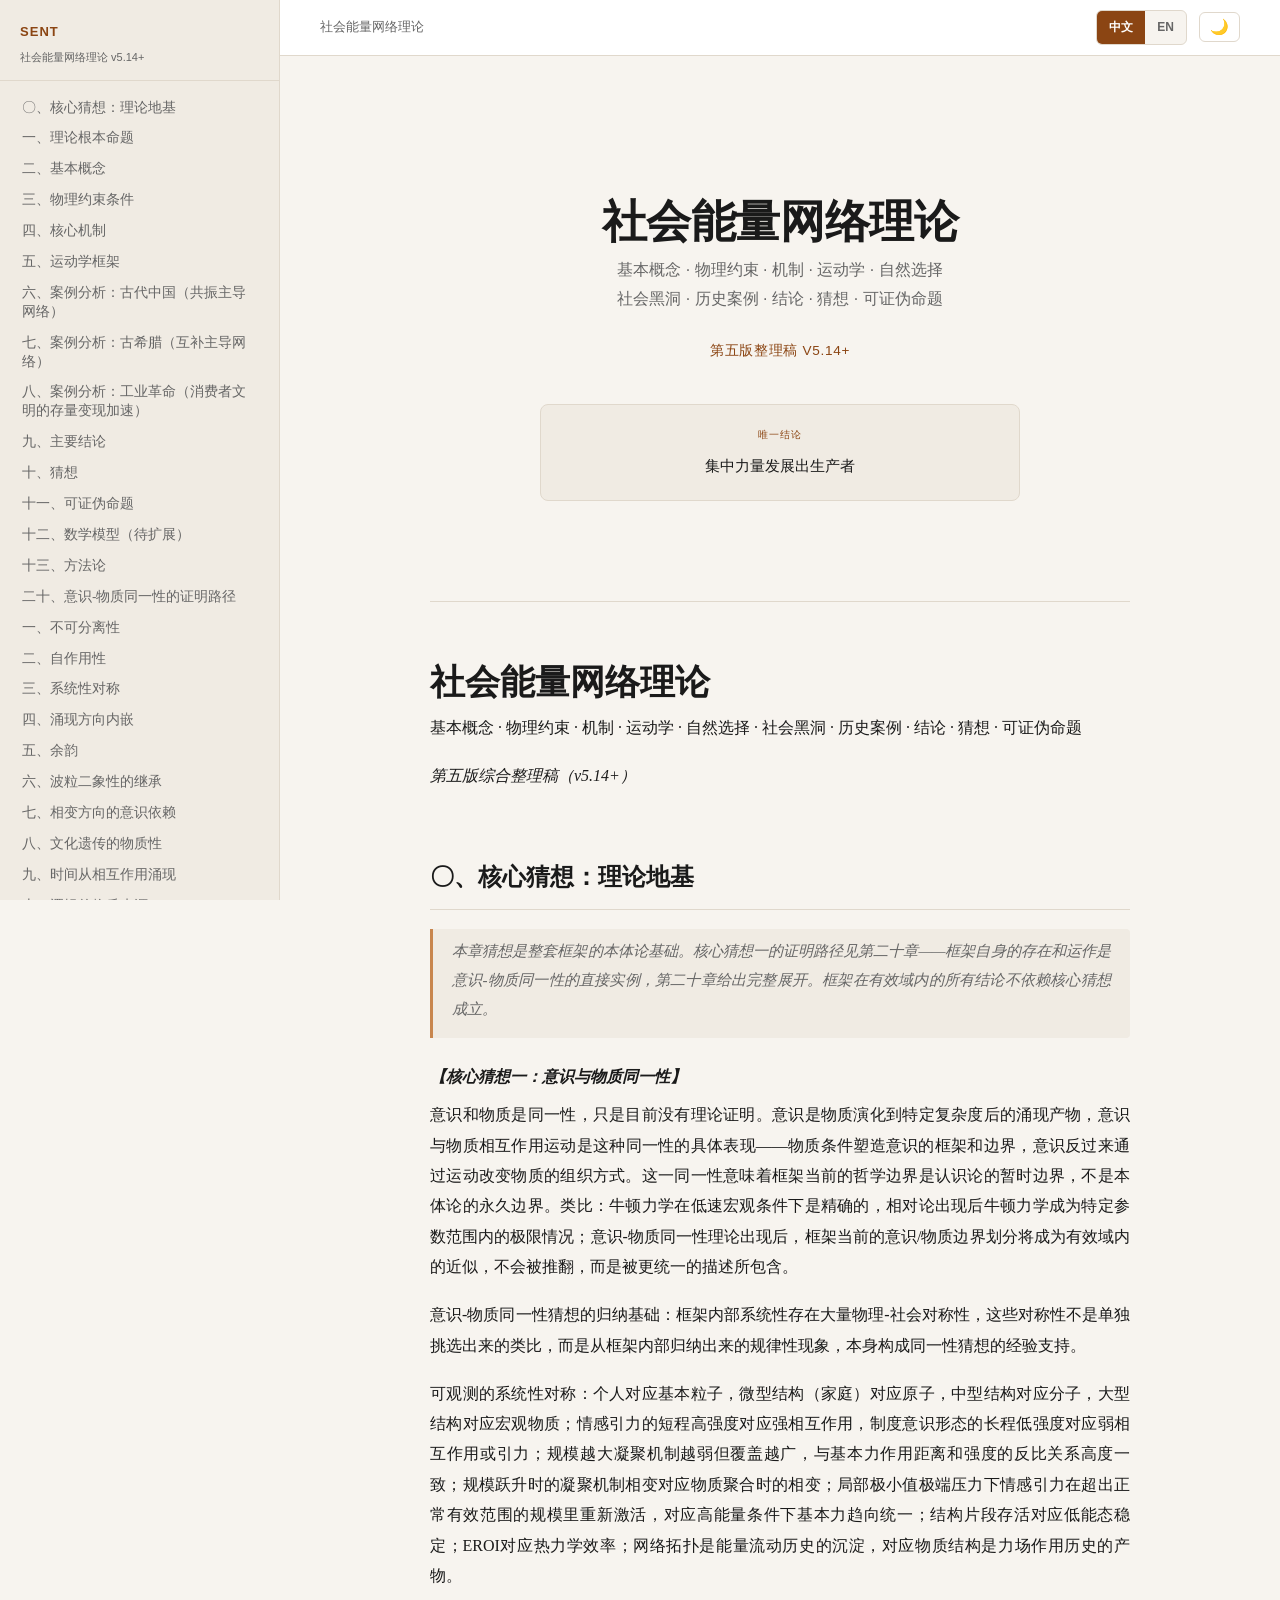
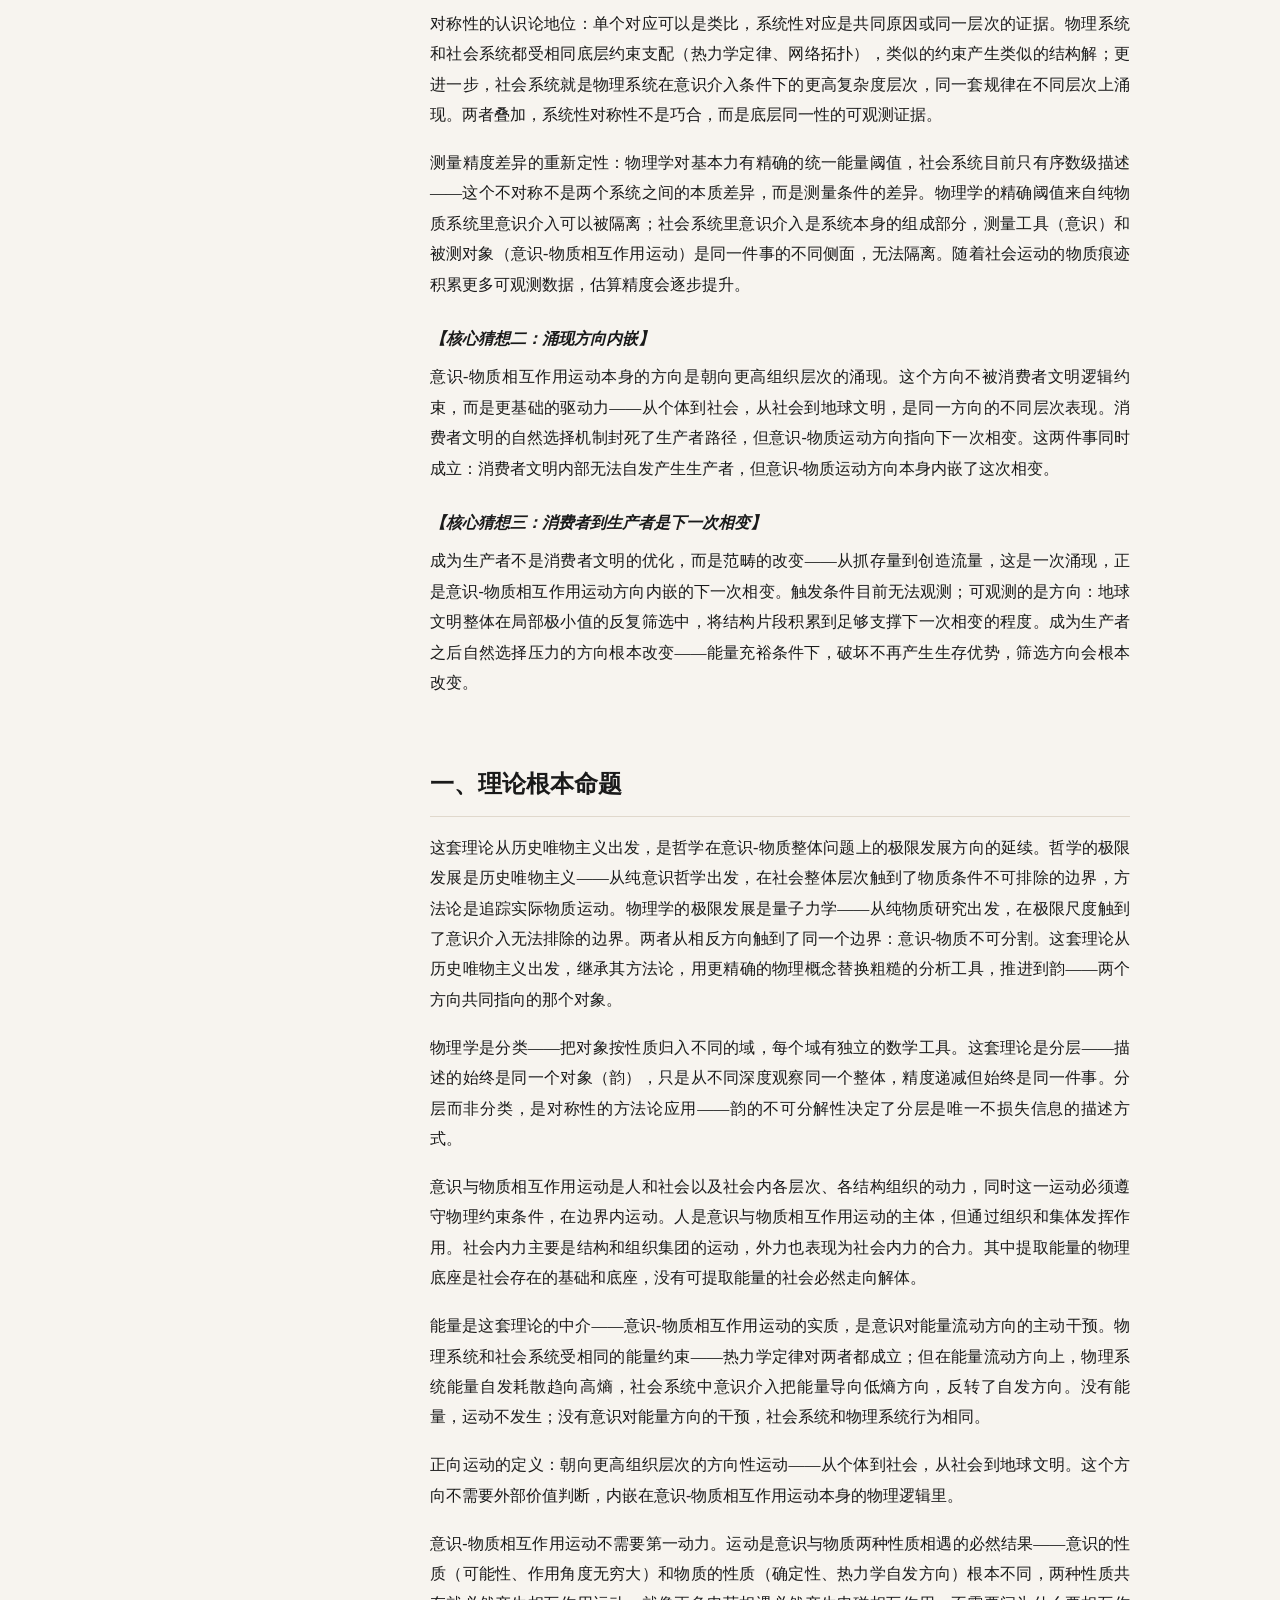
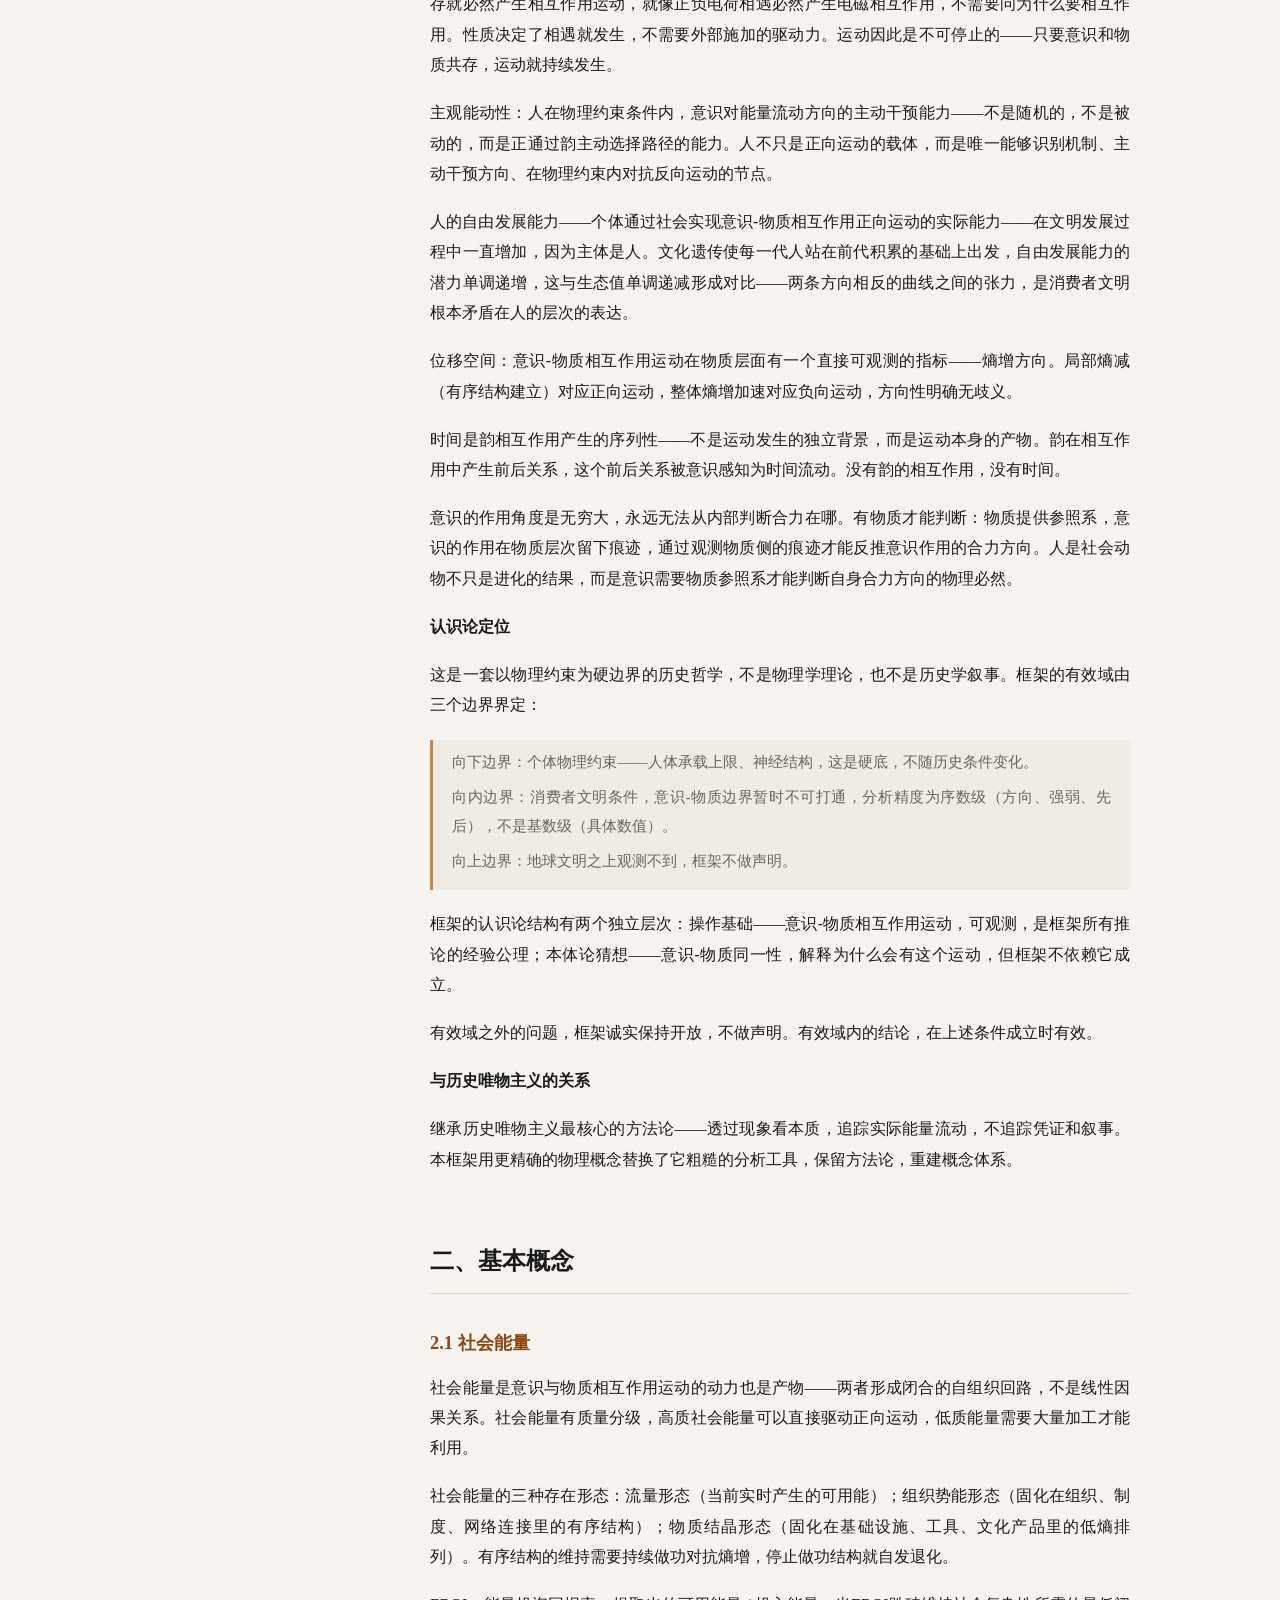
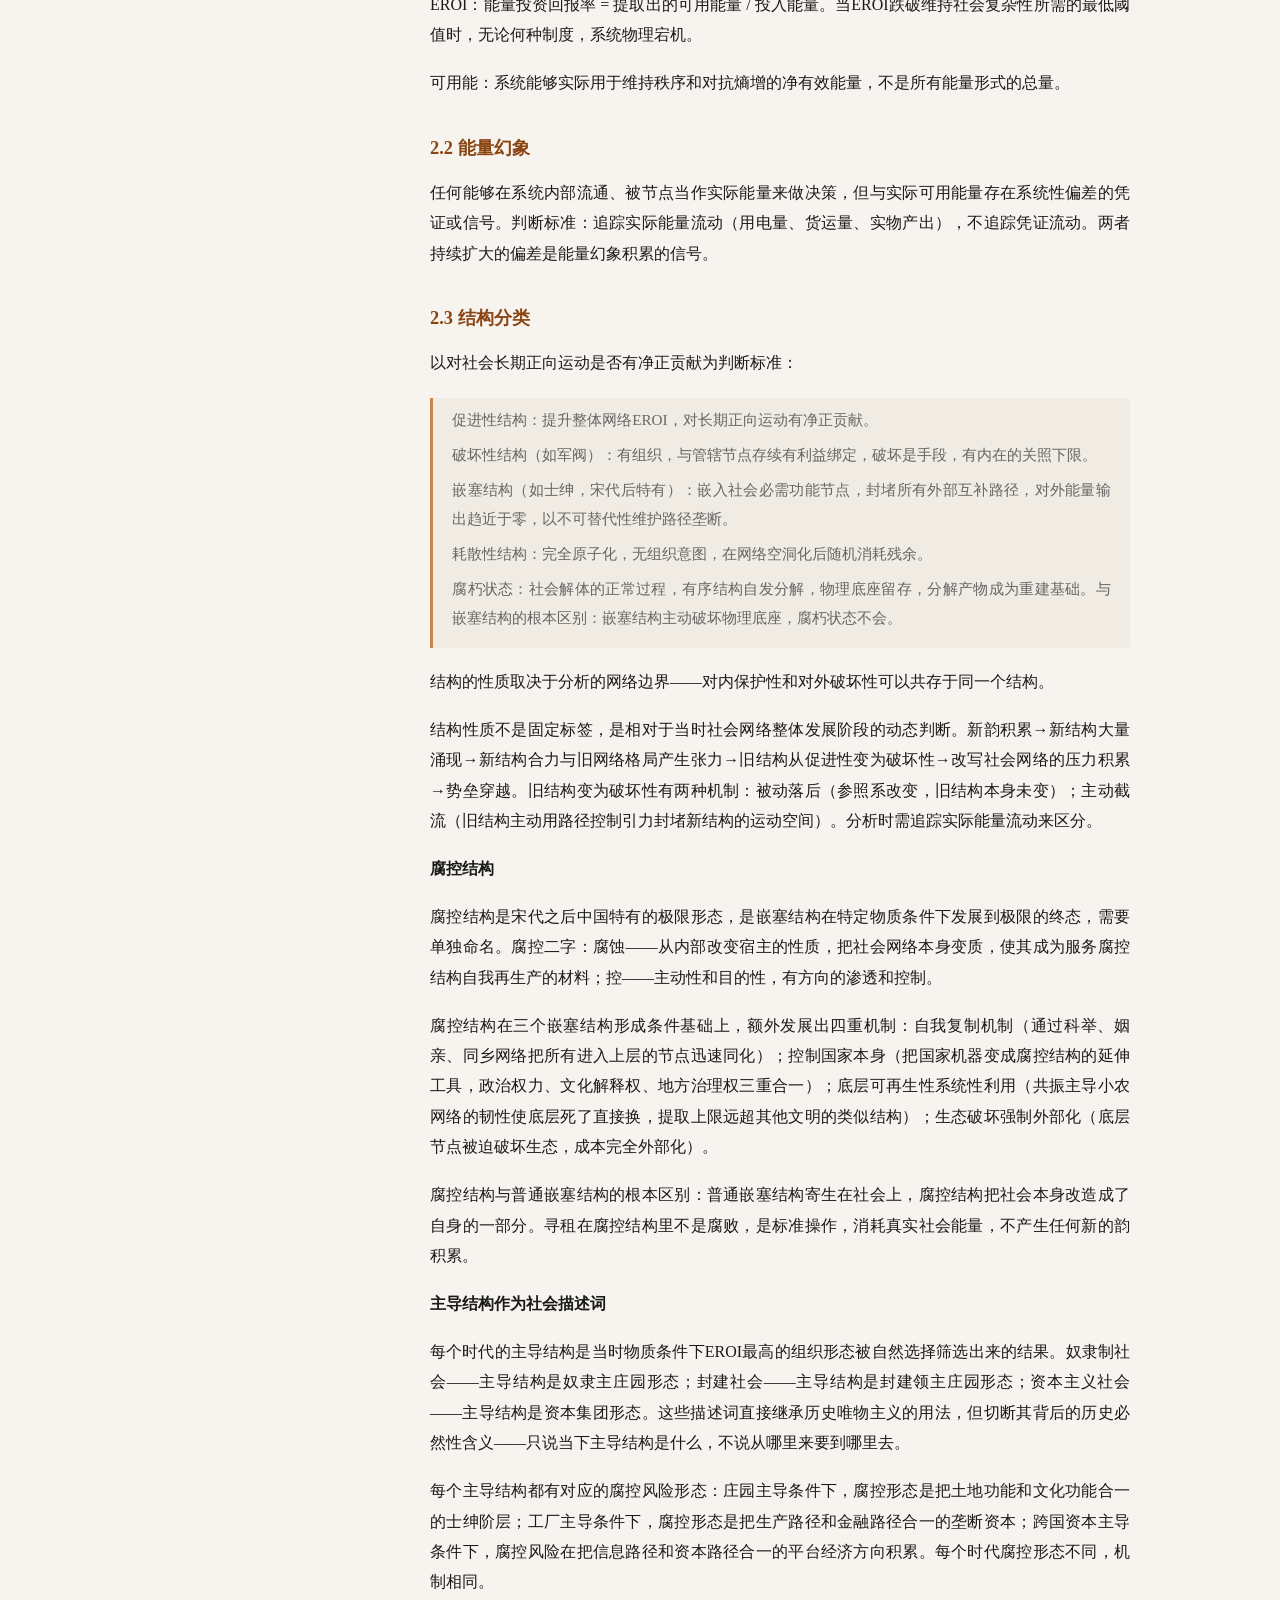
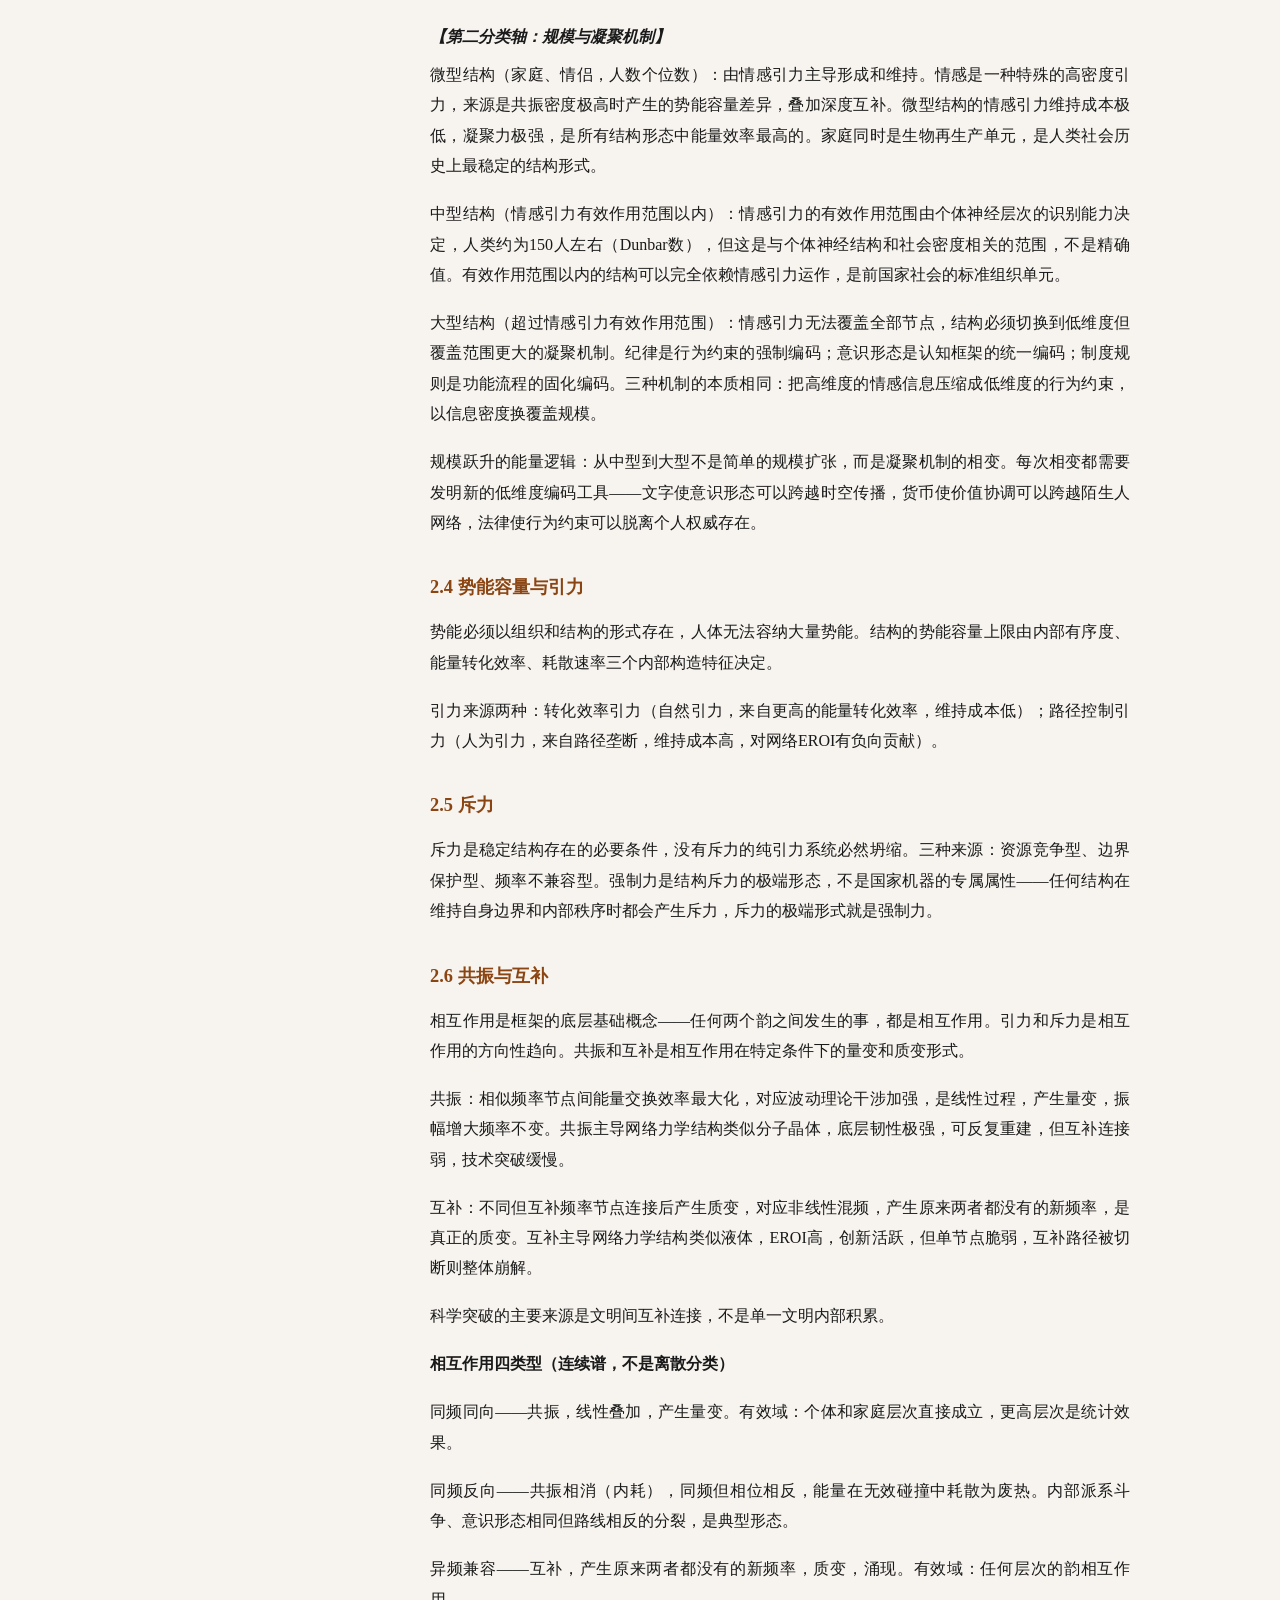
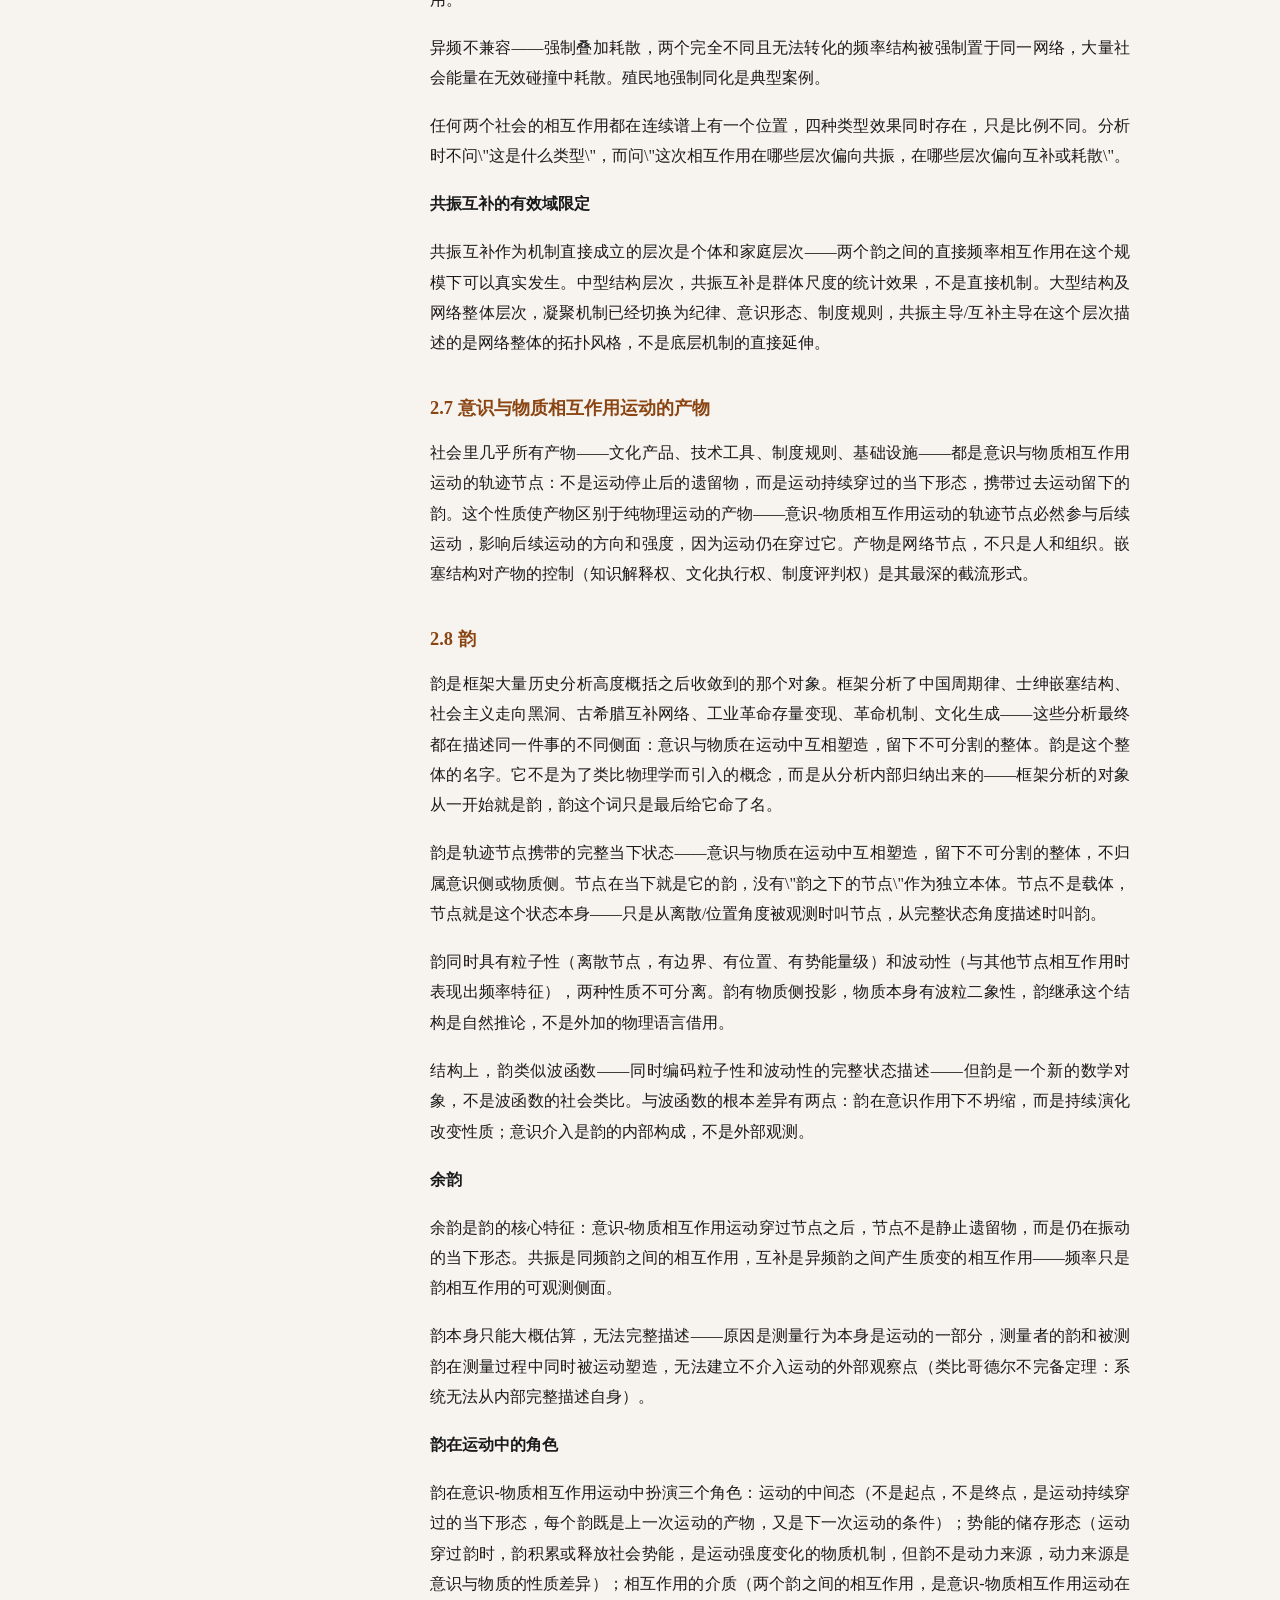
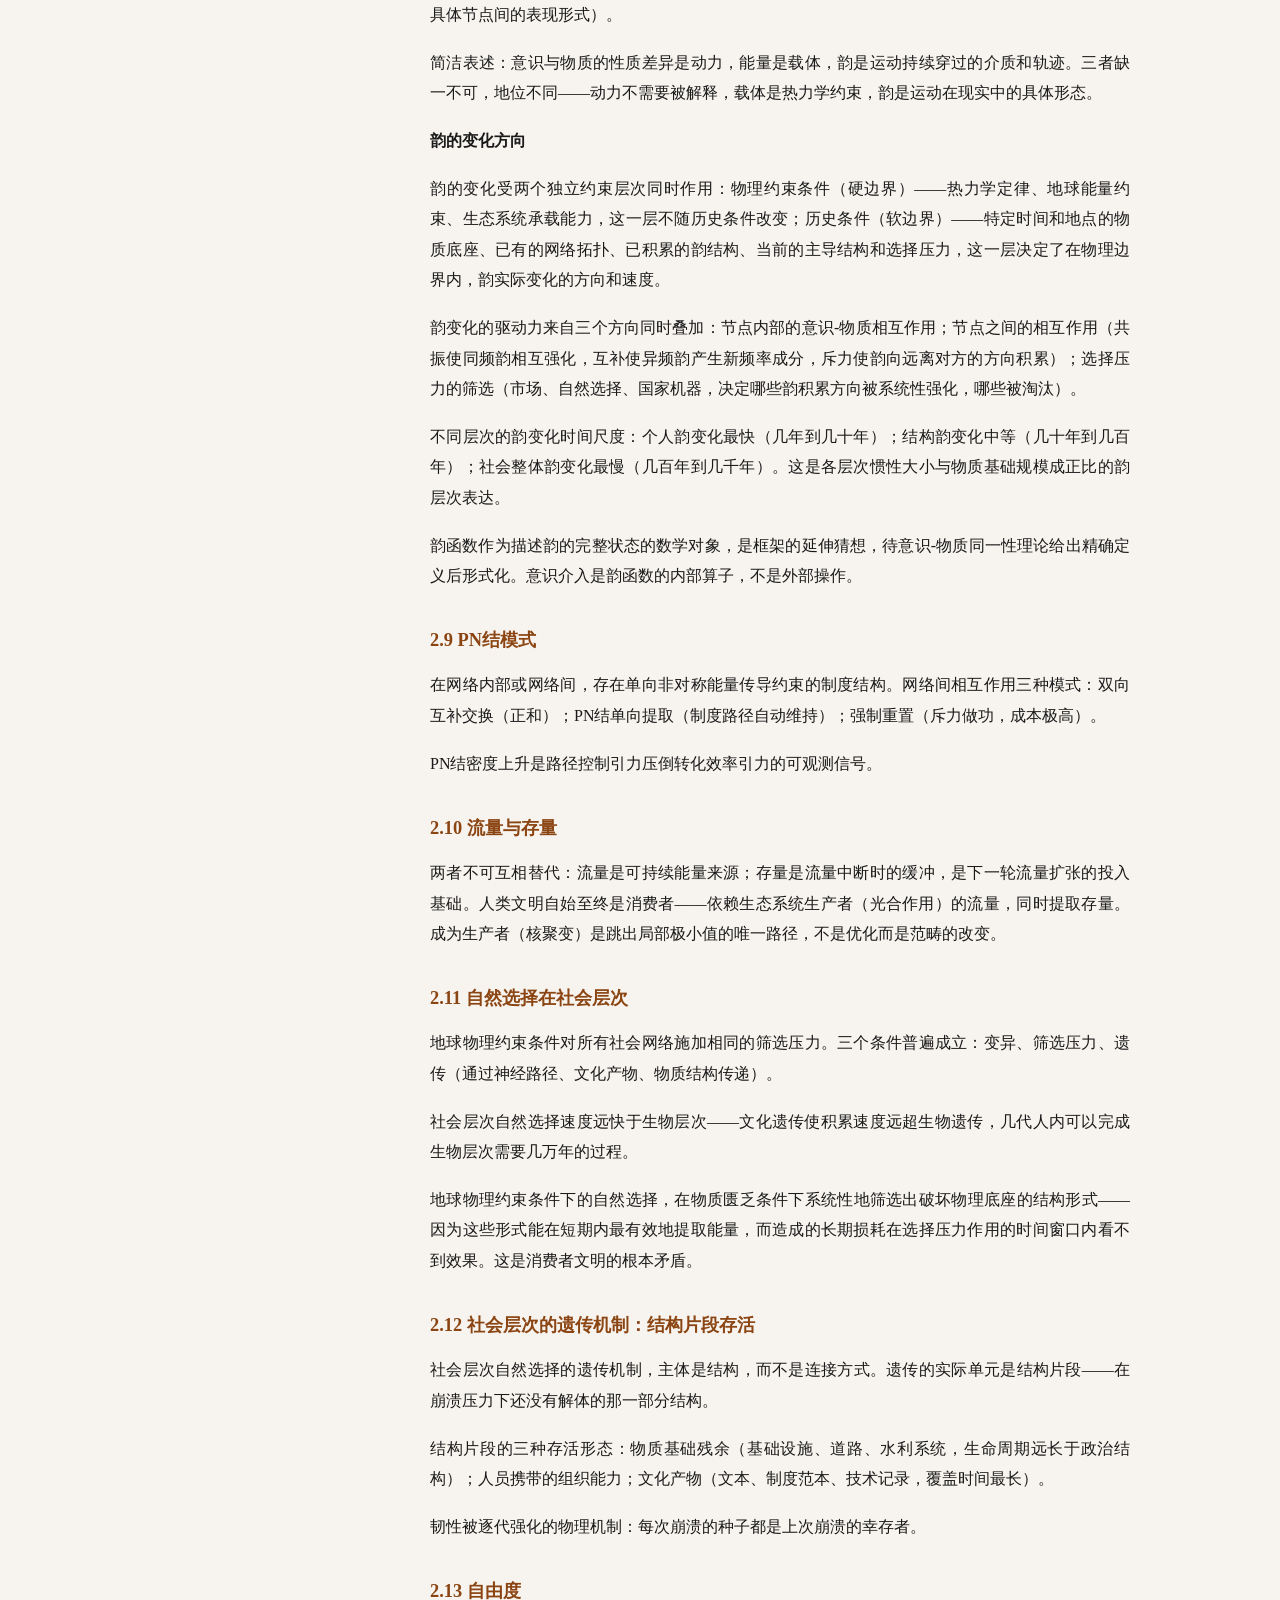
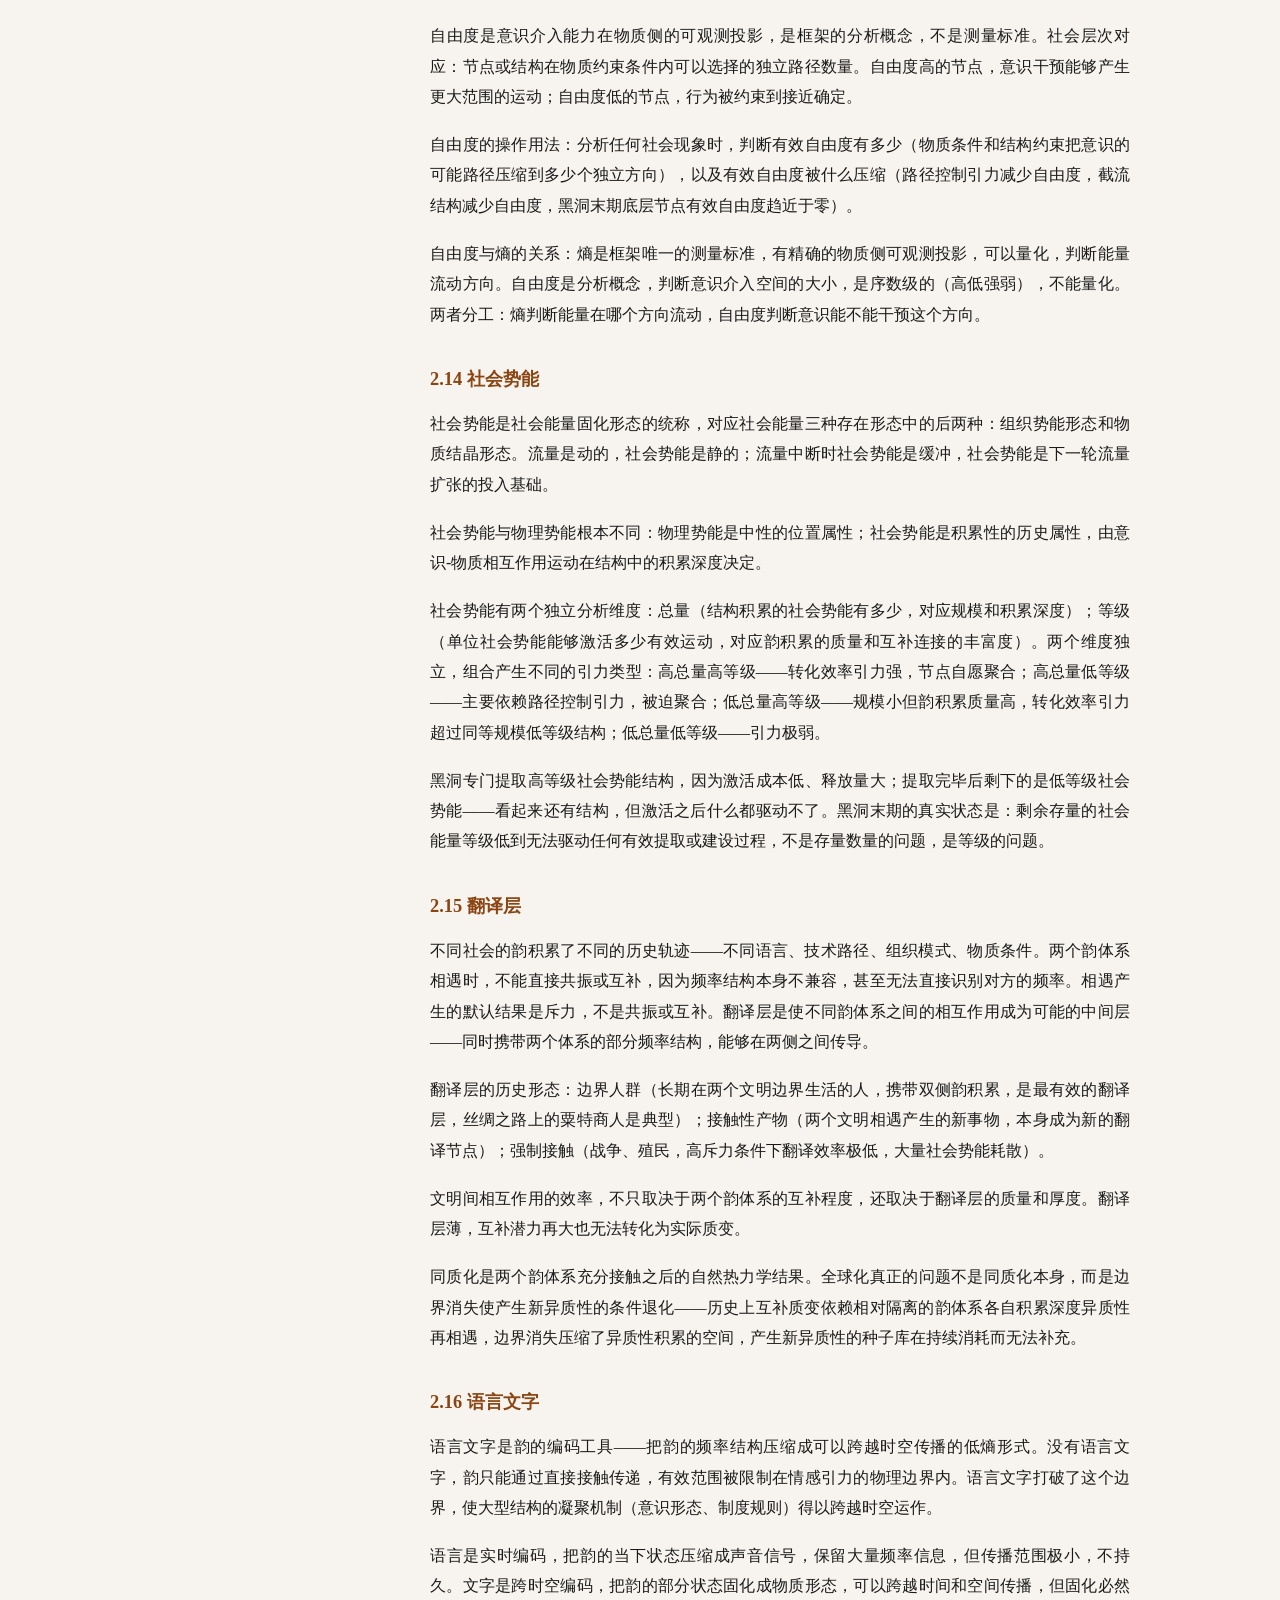
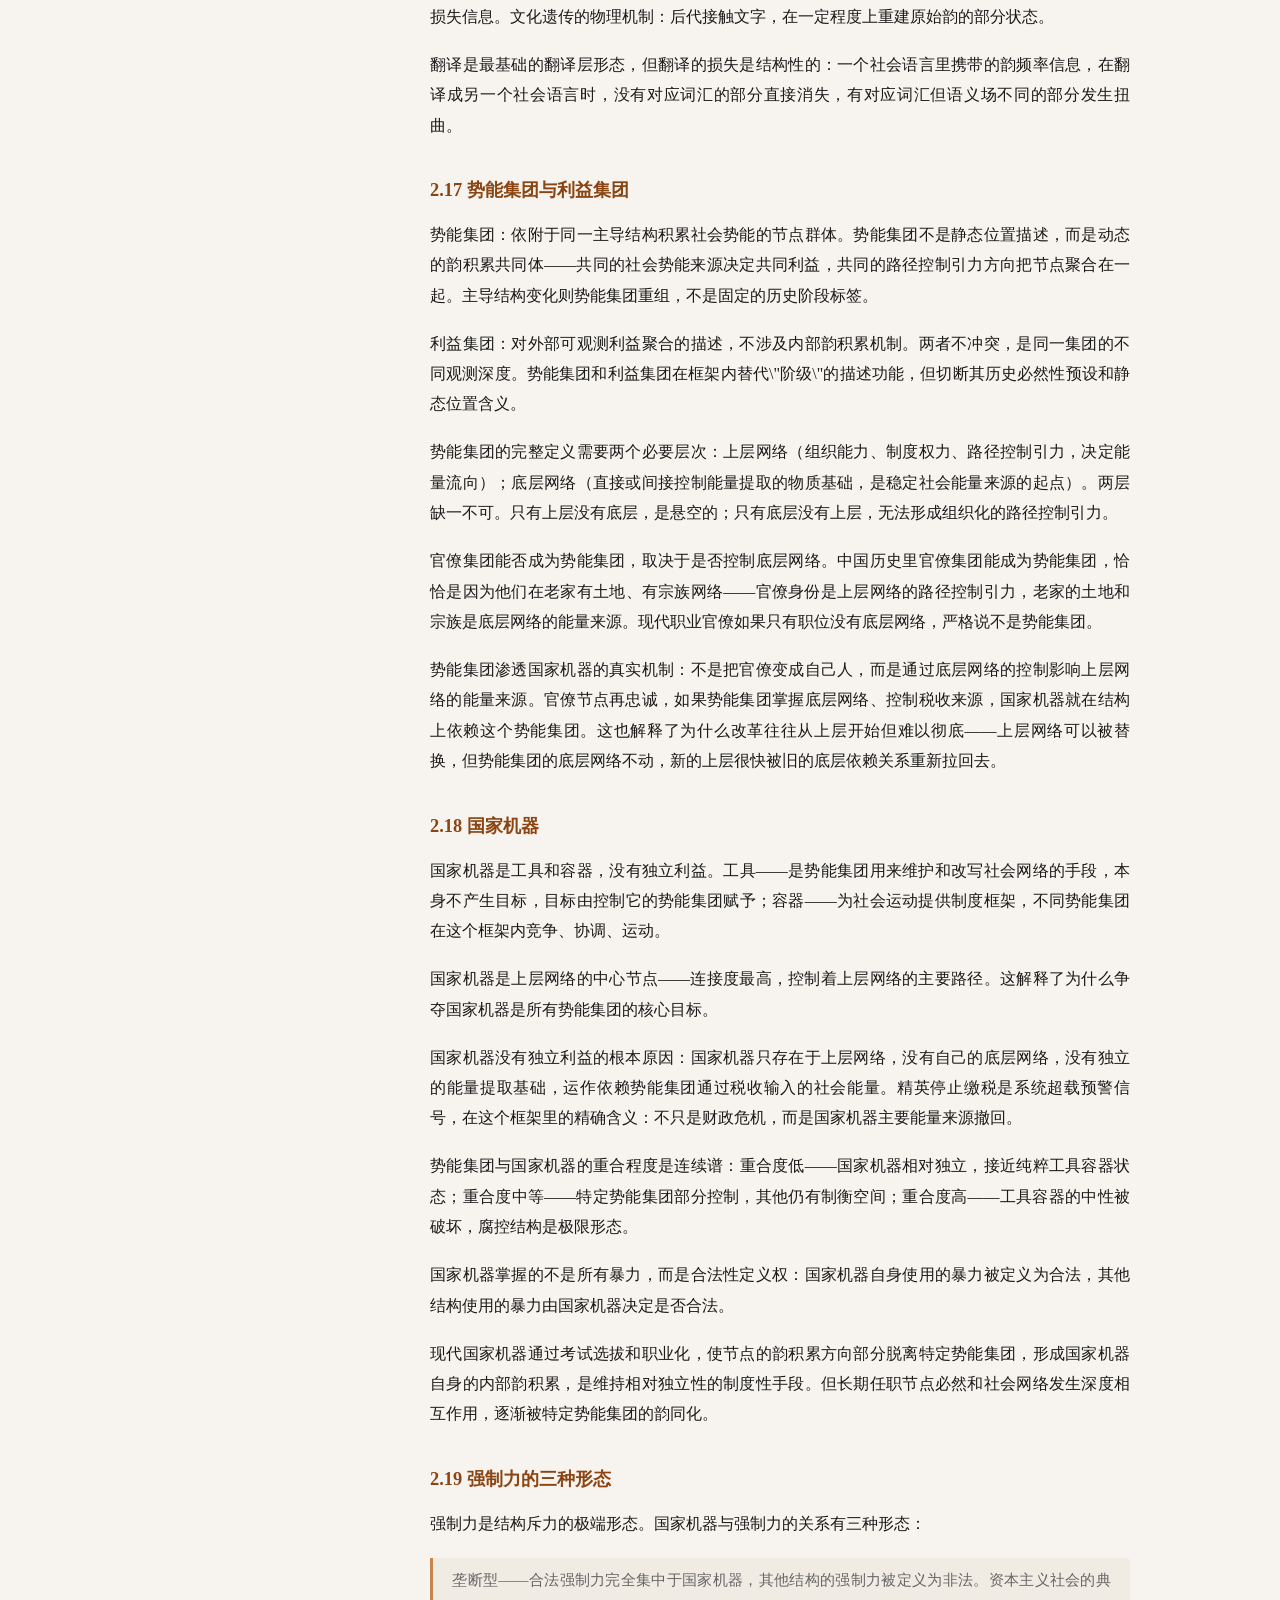
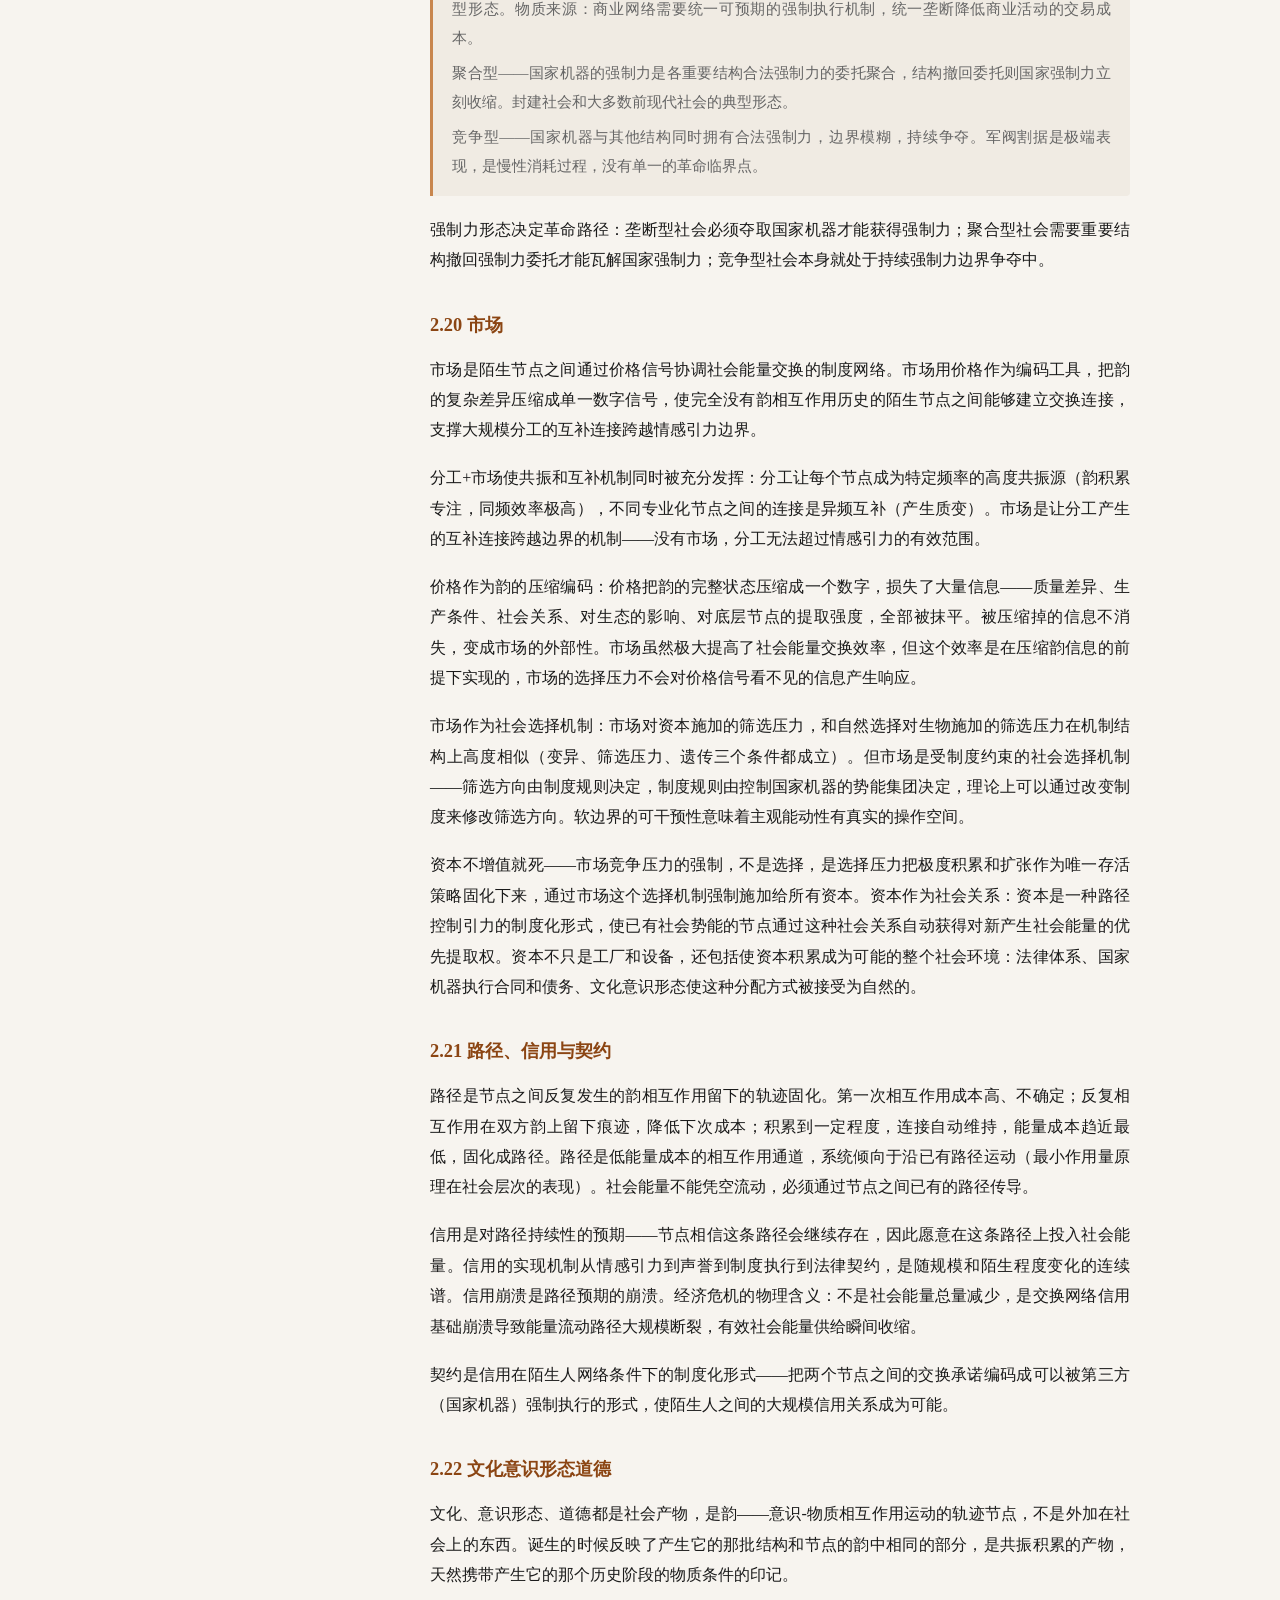
<file: zh.html>
<!DOCTYPE html>
<html lang="zh-CN">
<head>
<meta charset="UTF-8">
<meta name="viewport" content="width=device-width, initial-scale=1.0">
<title>社会能量网络理论 | SENT</title>
<meta name="description" content="社会能量网络理论（SENT）——以物理约束为硬边界的历史哲学框架">
<link rel="stylesheet" href="style.css">
</head>
<body>
<div id="progressBar" class="progress-bar"></div>
<div id="overlay" class="overlay" onclick="closeSidebar()"></div>
<div class="layout">
  <aside class="sidebar" id="sidebar">
    <div class="sidebar-header">
      <div class="sidebar-title">SENT</div>
      <div class="sidebar-subtitle">社会能量网络理论 v5.14+</div>
    </div>
    <nav id="navLinks"></nav>
  </aside>
  <div class="main">
    <header class="header">
      <div class="header-left">
        <button class="menu-btn" onclick="toggleSidebar()">
          <svg width="20" height="20" viewBox="0 0 20 20" fill="currentColor"><rect y="3" width="20" height="2"/><rect y="9" width="20" height="2"/><rect y="15" width="20" height="2"/></svg>
        </button>
        <span class="breadcrumb">社会能量网络理论</span>
      </div>
      <div class="header-right">
        <div class="lang-toggle">
          <span class="lang-btn active">中文</span>
          <a class="lang-btn" href="en.html">EN</a>
        </div>
        <button class="theme-btn" id="themeBtn" onclick="toggleTheme()">🌙</button>
      </div>
    </header>
    <main class="content">
      <div class="cover">
        <h1>社会能量网络理论</h1>
        <div class="subtitle">基本概念 · 物理约束 · 机制 · 运动学 · 自然选择<br>社会黑洞 · 历史案例 · 结论 · 猜想 · 可证伪命题</div>
        <div class="version">第五版整理稿 v5.14+</div>
        <div class="conclusion-box">
          <div class="label">唯一结论</div>
          集中力量发展出生产者
        </div>
      </div>
      <h1>社会能量网络理论</h1>
<p>基本概念 · 物理约束 · 机制 · 运动学 · 自然选择 · 社会黑洞 · 历史案例 ·
结论 · 猜想 · 可证伪命题</p>
<p><em>第五版综合整理稿（v5.14+）</em></p>
<h2>〇、核心猜想：理论地基</h2>
<blockquote>
<p><em>本章猜想是整套框架的本体论基础。核心猜想一的证明路径见第二十章——框架自身的存在和运作是意识-物质同一性的直接实例，第二十章给出完整展开。框架在有效域内的所有结论不依赖核心猜想成立。</em></p>
</blockquote>
<h4>【核心猜想一：意识与物质同一性】</h4>
<p>意识和物质是同一性，只是目前没有理论证明。意识是物质演化到特定复杂度后的涌现产物，意识与物质相互作用运动是这种同一性的具体表现——物质条件塑造意识的框架和边界，意识反过来通过运动改变物质的组织方式。这一同一性意味着框架当前的哲学边界是认识论的暂时边界，不是本体论的永久边界。类比：牛顿力学在低速宏观条件下是精确的，相对论出现后牛顿力学成为特定参数范围内的极限情况；意识-物质同一性理论出现后，框架当前的意识/物质边界划分将成为有效域内的近似，不会被推翻，而是被更统一的描述所包含。</p>
<p>意识-物质同一性猜想的归纳基础：框架内部系统性存在大量物理-社会对称性，这些对称性不是单独挑选出来的类比，而是从框架内部归纳出来的规律性现象，本身构成同一性猜想的经验支持。</p>
<p>可观测的系统性对称：个人对应基本粒子，微型结构（家庭）对应原子，中型结构对应分子，大型结构对应宏观物质；情感引力的短程高强度对应强相互作用，制度意识形态的长程低强度对应弱相互作用或引力；规模越大凝聚机制越弱但覆盖越广，与基本力作用距离和强度的反比关系高度一致；规模跃升时的凝聚机制相变对应物质聚合时的相变；局部极小值极端压力下情感引力在超出正常有效范围的规模里重新激活，对应高能量条件下基本力趋向统一；结构片段存活对应低能态稳定；EROI对应热力学效率；网络拓扑是能量流动历史的沉淀，对应物质结构是力场作用历史的产物。</p>
<p>对称性的认识论地位：单个对应可以是类比，系统性对应是共同原因或同一层次的证据。物理系统和社会系统都受相同底层约束支配（热力学定律、网络拓扑），类似的约束产生类似的结构解；更进一步，社会系统就是物理系统在意识介入条件下的更高复杂度层次，同一套规律在不同层次上涌现。两者叠加，系统性对称性不是巧合，而是底层同一性的可观测证据。</p>
<p>测量精度差异的重新定性：物理学对基本力有精确的统一能量阈值，社会系统目前只有序数级描述——这个不对称不是两个系统之间的本质差异，而是测量条件的差异。物理学的精确阈值来自纯物质系统里意识介入可以被隔离；社会系统里意识介入是系统本身的组成部分，测量工具（意识）和被测对象（意识-物质相互作用运动）是同一件事的不同侧面，无法隔离。随着社会运动的物质痕迹积累更多可观测数据，估算精度会逐步提升。</p>
<h4>【核心猜想二：涌现方向内嵌】</h4>
<p>意识-物质相互作用运动本身的方向是朝向更高组织层次的涌现。这个方向不被消费者文明逻辑约束，而是更基础的驱动力——从个体到社会，从社会到地球文明，是同一方向的不同层次表现。消费者文明的自然选择机制封死了生产者路径，但意识-物质运动方向指向下一次相变。这两件事同时成立：消费者文明内部无法自发产生生产者，但意识-物质运动方向本身内嵌了这次相变。</p>
<h4>【核心猜想三：消费者到生产者是下一次相变】</h4>
<p>成为生产者不是消费者文明的优化，而是范畴的改变——从抓存量到创造流量，这是一次涌现，正是意识-物质相互作用运动方向内嵌的下一次相变。触发条件目前无法观测；可观测的是方向：地球文明整体在局部极小值的反复筛选中，将结构片段积累到足够支撑下一次相变的程度。成为生产者之后自然选择压力的方向根本改变——能量充裕条件下，破坏不再产生生存优势，筛选方向会根本改变。</p>
<h2>一、理论根本命题</h2>
<p>这套理论从历史唯物主义出发，是哲学在意识-物质整体问题上的极限发展方向的延续。哲学的极限发展是历史唯物主义——从纯意识哲学出发，在社会整体层次触到了物质条件不可排除的边界，方法论是追踪实际物质运动。物理学的极限发展是量子力学——从纯物质研究出发，在极限尺度触到了意识介入无法排除的边界。两者从相反方向触到了同一个边界：意识-物质不可分割。这套理论从历史唯物主义出发，继承其方法论，用更精确的物理概念替换粗糙的分析工具，推进到韵——两个方向共同指向的那个对象。</p>
<p>物理学是分类——把对象按性质归入不同的域，每个域有独立的数学工具。这套理论是分层——描述的始终是同一个对象（韵），只是从不同深度观察同一个整体，精度递减但始终是同一件事。分层而非分类，是对称性的方法论应用——韵的不可分解性决定了分层是唯一不损失信息的描述方式。</p>
<p>意识与物质相互作用运动是人和社会以及社会内各层次、各结构组织的动力，同时这一运动必须遵守物理约束条件，在边界内运动。人是意识与物质相互作用运动的主体，但通过组织和集体发挥作用。社会内力主要是结构和组织集团的运动，外力也表现为社会内力的合力。其中提取能量的物理底座是社会存在的基础和底座，没有可提取能量的社会必然走向解体。</p>
<p>能量是这套理论的中介——意识-物质相互作用运动的实质，是意识对能量流动方向的主动干预。物理系统和社会系统受相同的能量约束——热力学定律对两者都成立；但在能量流动方向上，物理系统能量自发耗散趋向高熵，社会系统中意识介入把能量导向低熵方向，反转了自发方向。没有能量，运动不发生；没有意识对能量方向的干预，社会系统和物理系统行为相同。</p>
<p>正向运动的定义：朝向更高组织层次的方向性运动——从个体到社会，从社会到地球文明。这个方向不需要外部价值判断，内嵌在意识-物质相互作用运动本身的物理逻辑里。</p>
<p>意识-物质相互作用运动不需要第一动力。运动是意识与物质两种性质相遇的必然结果——意识的性质（可能性、作用角度无穷大）和物质的性质（确定性、热力学自发方向）根本不同，两种性质共存就必然产生相互作用运动，就像正负电荷相遇必然产生电磁相互作用，不需要问为什么要相互作用。性质决定了相遇就发生，不需要外部施加的驱动力。运动因此是不可停止的——只要意识和物质共存，运动就持续发生。</p>
<p>主观能动性：人在物理约束条件内，意识对能量流动方向的主动干预能力——不是随机的，不是被动的，而是正通过韵主动选择路径的能力。人不只是正向运动的载体，而是唯一能够识别机制、主动干预方向、在物理约束内对抗反向运动的节点。</p>
<p>人的自由发展能力——个体通过社会实现意识-物质相互作用正向运动的实际能力——在文明发展过程中一直增加，因为主体是人。文化遗传使每一代人站在前代积累的基础上出发，自由发展能力的潜力单调递增，这与生态值单调递减形成对比——两条方向相反的曲线之间的张力，是消费者文明根本矛盾在人的层次的表达。</p>
<p>位移空间：意识-物质相互作用运动在物质层面有一个直接可观测的指标——熵增方向。局部熵减（有序结构建立）对应正向运动，整体熵增加速对应负向运动，方向性明确无歧义。</p>
<p>时间是韵相互作用产生的序列性——不是运动发生的独立背景，而是运动本身的产物。韵在相互作用中产生前后关系，这个前后关系被意识感知为时间流动。没有韵的相互作用，没有时间。</p>
<p>意识的作用角度是无穷大，永远无法从内部判断合力在哪。有物质才能判断：物质提供参照系，意识的作用在物质层次留下痕迹，通过观测物质侧的痕迹才能反推意识作用的合力方向。人是社会动物不只是进化的结果，而是意识需要物质参照系才能判断自身合力方向的物理必然。</p>
<p><strong>认识论定位</strong></p>
<p>这是一套以物理约束为硬边界的历史哲学，不是物理学理论，也不是历史学叙事。框架的有效域由三个边界界定：</p>
<blockquote>
<p>向下边界：个体物理约束——人体承载上限、神经结构，这是硬底，不随历史条件变化。</p>
<p>向内边界：消费者文明条件，意识-物质边界暂时不可打通，分析精度为序数级（方向、强弱、先后），不是基数级（具体数值）。</p>
<p>向上边界：地球文明之上观测不到，框架不做声明。</p>
</blockquote>
<p>框架的认识论结构有两个独立层次：操作基础——意识-物质相互作用运动，可观测，是框架所有推论的经验公理；本体论猜想——意识-物质同一性，解释为什么会有这个运动，但框架不依赖它成立。</p>
<p>有效域之外的问题，框架诚实保持开放，不做声明。有效域内的结论，在上述条件成立时有效。</p>
<p><strong>与历史唯物主义的关系</strong></p>
<p>继承历史唯物主义最核心的方法论——透过现象看本质，追踪实际能量流动，不追踪凭证和叙事。本框架用更精确的物理概念替换了它粗糙的分析工具，保留方法论，重建概念体系。</p>
<h2>二、基本概念</h2>
<h3>2.1 社会能量</h3>
<p>社会能量是意识与物质相互作用运动的动力也是产物——两者形成闭合的自组织回路，不是线性因果关系。社会能量有质量分级，高质社会能量可以直接驱动正向运动，低质能量需要大量加工才能利用。</p>
<p>社会能量的三种存在形态：流量形态（当前实时产生的可用能）；组织势能形态（固化在组织、制度、网络连接里的有序结构）；物质结晶形态（固化在基础设施、工具、文化产品里的低熵排列）。有序结构的维持需要持续做功对抗熵增，停止做功结构就自发退化。</p>
<p>EROI：能量投资回报率 = 提取出的可用能量 /
投入能量。当EROI跌破维持社会复杂性所需的最低阈值时，无论何种制度，系统物理宕机。</p>
<p>可用能：系统能够实际用于维持秩序和对抗熵增的净有效能量，不是所有能量形式的总量。</p>
<h3>2.2 能量幻象</h3>
<p>任何能够在系统内部流通、被节点当作实际能量来做决策，但与实际可用能量存在系统性偏差的凭证或信号。判断标准：追踪实际能量流动（用电量、货运量、实物产出），不追踪凭证流动。两者持续扩大的偏差是能量幻象积累的信号。</p>
<h3>2.3 结构分类</h3>
<p>以对社会长期正向运动是否有净正贡献为判断标准：</p>
<blockquote>
<p>促进性结构：提升整体网络EROI，对长期正向运动有净正贡献。</p>
<p>破坏性结构（如军阀）：有组织，与管辖节点存续有利益绑定，破坏是手段，有内在的关照下限。</p>
<p>嵌塞结构（如士绅，宋代后特有）：嵌入社会必需功能节点，封堵所有外部互补路径，对外能量输出趋近于零，以不可替代性维护路径垄断。</p>
<p>耗散性结构：完全原子化，无组织意图，在网络空洞化后随机消耗残余。</p>
<p>腐朽状态：社会解体的正常过程，有序结构自发分解，物理底座留存，分解产物成为重建基础。与嵌塞结构的根本区别：嵌塞结构主动破坏物理底座，腐朽状态不会。</p>
</blockquote>
<p>结构的性质取决于分析的网络边界——对内保护性和对外破坏性可以共存于同一个结构。</p>
<p>结构性质不是固定标签，是相对于当时社会网络整体发展阶段的动态判断。新韵积累→新结构大量涌现→新结构合力与旧网络格局产生张力→旧结构从促进性变为破坏性→改写社会网络的压力积累→势垒穿越。旧结构变为破坏性有两种机制：被动落后（参照系改变，旧结构本身未变）；主动截流（旧结构主动用路径控制引力封堵新结构的运动空间）。分析时需追踪实际能量流动来区分。</p>
<p><strong>腐控结构</strong></p>
<p>腐控结构是宋代之后中国特有的极限形态，是嵌塞结构在特定物质条件下发展到极限的终态，需要单独命名。腐控二字：腐蚀——从内部改变宿主的性质，把社会网络本身变质，使其成为服务腐控结构自我再生产的材料；控——主动性和目的性，有方向的渗透和控制。</p>
<p>腐控结构在三个嵌塞结构形成条件基础上，额外发展出四重机制：自我复制机制（通过科举、姻亲、同乡网络把所有进入上层的节点迅速同化）；控制国家本身（把国家机器变成腐控结构的延伸工具，政治权力、文化解释权、地方治理权三重合一）；底层可再生性系统性利用（共振主导小农网络的韧性使底层死了直接换，提取上限远超其他文明的类似结构）；生态破坏强制外部化（底层节点被迫破坏生态，成本完全外部化）。</p>
<p>腐控结构与普通嵌塞结构的根本区别：普通嵌塞结构寄生在社会上，腐控结构把社会本身改造成了自身的一部分。寻租在腐控结构里不是腐败，是标准操作，消耗真实社会能量，不产生任何新的韵积累。</p>
<p><strong>主导结构作为社会描述词</strong></p>
<p>每个时代的主导结构是当时物质条件下EROI最高的组织形态被自然选择筛选出来的结果。奴隶制社会——主导结构是奴隶主庄园形态；封建社会——主导结构是封建领主庄园形态；资本主义社会——主导结构是资本集团形态。这些描述词直接继承历史唯物主义的用法，但切断其背后的历史必然性含义——只说当下主导结构是什么，不说从哪里来要到哪里去。</p>
<p>每个主导结构都有对应的腐控风险形态：庄园主导条件下，腐控形态是把土地功能和文化功能合一的士绅阶层；工厂主导条件下，腐控形态是把生产路径和金融路径合一的垄断资本；跨国资本主导条件下，腐控风险在把信息路径和资本路径合一的平台经济方向积累。每个时代腐控形态不同，机制相同。</p>
<h4>【第二分类轴：规模与凝聚机制】</h4>
<p>微型结构（家庭、情侣，人数个位数）：由情感引力主导形成和维持。情感是一种特殊的高密度引力，来源是共振密度极高时产生的势能容量差异，叠加深度互补。微型结构的情感引力维持成本极低，凝聚力极强，是所有结构形态中能量效率最高的。家庭同时是生物再生产单元，是人类社会历史上最稳定的结构形式。</p>
<p>中型结构（情感引力有效作用范围以内）：情感引力的有效作用范围由个体神经层次的识别能力决定，人类约为150人左右（Dunbar数），但这是与个体神经结构和社会密度相关的范围，不是精确值。有效作用范围以内的结构可以完全依赖情感引力运作，是前国家社会的标准组织单元。</p>
<p>大型结构（超过情感引力有效作用范围）：情感引力无法覆盖全部节点，结构必须切换到低维度但覆盖范围更大的凝聚机制。纪律是行为约束的强制编码；意识形态是认知框架的统一编码；制度规则是功能流程的固化编码。三种机制的本质相同：把高维度的情感信息压缩成低维度的行为约束，以信息密度换覆盖规模。</p>
<p>规模跃升的能量逻辑：从中型到大型不是简单的规模扩张，而是凝聚机制的相变。每次相变都需要发明新的低维度编码工具——文字使意识形态可以跨越时空传播，货币使价值协调可以跨越陌生人网络，法律使行为约束可以脱离个人权威存在。</p>
<h3>2.4 势能容量与引力</h3>
<p>势能必须以组织和结构的形式存在，人体无法容纳大量势能。结构的势能容量上限由内部有序度、能量转化效率、耗散速率三个内部构造特征决定。</p>
<p>引力来源两种：转化效率引力（自然引力，来自更高的能量转化效率，维持成本低）；路径控制引力（人为引力，来自路径垄断，维持成本高，对网络EROI有负向贡献）。</p>
<h3>2.5 斥力</h3>
<p>斥力是稳定结构存在的必要条件，没有斥力的纯引力系统必然坍缩。三种来源：资源竞争型、边界保护型、频率不兼容型。强制力是结构斥力的极端形态，不是国家机器的专属属性——任何结构在维持自身边界和内部秩序时都会产生斥力，斥力的极端形式就是强制力。</p>
<h3>2.6 共振与互补</h3>
<p>相互作用是框架的底层基础概念——任何两个韵之间发生的事，都是相互作用。引力和斥力是相互作用的方向性趋向。共振和互补是相互作用在特定条件下的量变和质变形式。</p>
<p>共振：相似频率节点间能量交换效率最大化，对应波动理论干涉加强，是线性过程，产生量变，振幅增大频率不变。共振主导网络力学结构类似分子晶体，底层韧性极强，可反复重建，但互补连接弱，技术突破缓慢。</p>
<p>互补：不同但互补频率节点连接后产生质变，对应非线性混频，产生原来两者都没有的新频率，是真正的质变。互补主导网络力学结构类似液体，EROI高，创新活跃，但单节点脆弱，互补路径被切断则整体崩解。</p>
<p>科学突破的主要来源是文明间互补连接，不是单一文明内部积累。</p>
<p><strong>相互作用四类型（连续谱，不是离散分类）</strong></p>
<p>同频同向——共振，线性叠加，产生量变。有效域：个体和家庭层次直接成立，更高层次是统计效果。</p>
<p>同频反向——共振相消（内耗），同频但相位相反，能量在无效碰撞中耗散为废热。内部派系斗争、意识形态相同但路线相反的分裂，是典型形态。</p>
<p>异频兼容——互补，产生原来两者都没有的新频率，质变，涌现。有效域：任何层次的韵相互作用。</p>
<p>异频不兼容——强制叠加耗散，两个完全不同且无法转化的频率结构被强制置于同一网络，大量社会能量在无效碰撞中耗散。殖民地强制同化是典型案例。</p>
<p>任何两个社会的相互作用都在连续谱上有一个位置，四种类型效果同时存在，只是比例不同。分析时不问\"这是什么类型\"，而问\"这次相互作用在哪些层次偏向共振，在哪些层次偏向互补或耗散\"。</p>
<p><strong>共振互补的有效域限定</strong></p>
<p>共振互补作为机制直接成立的层次是个体和家庭层次——两个韵之间的直接频率相互作用在这个规模下可以真实发生。中型结构层次，共振互补是群体尺度的统计效果，不是直接机制。大型结构及网络整体层次，凝聚机制已经切换为纪律、意识形态、制度规则，共振主导/互补主导在这个层次描述的是网络整体的拓扑风格，不是底层机制的直接延伸。</p>
<h3>2.7 意识与物质相互作用运动的产物</h3>
<p>社会里几乎所有产物——文化产品、技术工具、制度规则、基础设施——都是意识与物质相互作用运动的轨迹节点：不是运动停止后的遗留物，而是运动持续穿过的当下形态，携带过去运动留下的韵。这个性质使产物区别于纯物理运动的产物——意识-物质相互作用运动的轨迹节点必然参与后续运动，影响后续运动的方向和强度，因为运动仍在穿过它。产物是网络节点，不只是人和组织。嵌塞结构对产物的控制（知识解释权、文化执行权、制度评判权）是其最深的截流形式。</p>
<h3>2.8 韵</h3>
<p>韵是框架大量历史分析高度概括之后收敛到的那个对象。框架分析了中国周期律、士绅嵌塞结构、社会主义走向黑洞、古希腊互补网络、工业革命存量变现、革命机制、文化生成——这些分析最终都在描述同一件事的不同侧面：意识与物质在运动中互相塑造，留下不可分割的整体。韵是这个整体的名字。它不是为了类比物理学而引入的概念，而是从分析内部归纳出来的——框架分析的对象从一开始就是韵，韵这个词只是最后给它命了名。</p>
<p>韵是轨迹节点携带的完整当下状态——意识与物质在运动中互相塑造，留下不可分割的整体，不归属意识侧或物质侧。节点在当下就是它的韵，没有\"韵之下的节点\"作为独立本体。节点不是载体，节点就是这个状态本身——只是从离散/位置角度被观测时叫节点，从完整状态角度描述时叫韵。</p>
<p>韵同时具有粒子性（离散节点，有边界、有位置、有势能量级）和波动性（与其他节点相互作用时表现出频率特征），两种性质不可分离。韵有物质侧投影，物质本身有波粒二象性，韵继承这个结构是自然推论，不是外加的物理语言借用。</p>
<p>结构上，韵类似波函数——同时编码粒子性和波动性的完整状态描述——但韵是一个新的数学对象，不是波函数的社会类比。与波函数的根本差异有两点：韵在意识作用下不坍缩，而是持续演化改变性质；意识介入是韵的内部构成，不是外部观测。</p>
<p><strong>余韵</strong></p>
<p>余韵是韵的核心特征：意识-物质相互作用运动穿过节点之后，节点不是静止遗留物，而是仍在振动的当下形态。共振是同频韵之间的相互作用，互补是异频韵之间产生质变的相互作用——频率只是韵相互作用的可观测侧面。</p>
<p>韵本身只能大概估算，无法完整描述——原因是测量行为本身是运动的一部分，测量者的韵和被测韵在测量过程中同时被运动塑造，无法建立不介入运动的外部观察点（类比哥德尔不完备定理：系统无法从内部完整描述自身）。</p>
<p><strong>韵在运动中的角色</strong></p>
<p>韵在意识-物质相互作用运动中扮演三个角色：运动的中间态（不是起点，不是终点，是运动持续穿过的当下形态，每个韵既是上一次运动的产物，又是下一次运动的条件）；势能的储存形态（运动穿过韵时，韵积累或释放社会势能，是运动强度变化的物质机制，但韵不是动力来源，动力来源是意识与物质的性质差异）；相互作用的介质（两个韵之间的相互作用，是意识-物质相互作用运动在具体节点间的表现形式）。</p>
<p>简洁表述：意识与物质的性质差异是动力，能量是载体，韵是运动持续穿过的介质和轨迹。三者缺一不可，地位不同——动力不需要被解释，载体是热力学约束，韵是运动在现实中的具体形态。</p>
<p><strong>韵的变化方向</strong></p>
<p>韵的变化受两个独立约束层次同时作用：物理约束条件（硬边界）——热力学定律、地球能量约束、生态系统承载能力，这一层不随历史条件改变；历史条件（软边界）——特定时间和地点的物质底座、已有的网络拓扑、已积累的韵结构、当前的主导结构和选择压力，这一层决定了在物理边界内，韵实际变化的方向和速度。</p>
<p>韵变化的驱动力来自三个方向同时叠加：节点内部的意识-物质相互作用；节点之间的相互作用（共振使同频韵相互强化，互补使异频韵产生新频率成分，斥力使韵向远离对方的方向积累）；选择压力的筛选（市场、自然选择、国家机器，决定哪些韵积累方向被系统性强化，哪些被淘汰）。</p>
<p>不同层次的韵变化时间尺度：个人韵变化最快（几年到几十年）；结构韵变化中等（几十年到几百年）；社会整体韵变化最慢（几百年到几千年）。这是各层次惯性大小与物质基础规模成正比的韵层次表达。</p>
<p>韵函数作为描述韵的完整状态的数学对象，是框架的延伸猜想，待意识-物质同一性理论给出精确定义后形式化。意识介入是韵函数的内部算子，不是外部操作。</p>
<h3>2.9 PN结模式</h3>
<p>在网络内部或网络间，存在单向非对称能量传导约束的制度结构。网络间相互作用三种模式：双向互补交换（正和）；PN结单向提取（制度路径自动维持）；强制重置（斥力做功，成本极高）。</p>
<p>PN结密度上升是路径控制引力压倒转化效率引力的可观测信号。</p>
<h3>2.10 流量与存量</h3>
<p>两者不可互相替代：流量是可持续能量来源；存量是流量中断时的缓冲，是下一轮流量扩张的投入基础。人类文明自始至终是消费者——依赖生态系统生产者（光合作用）的流量，同时提取存量。成为生产者（核聚变）是跳出局部极小值的唯一路径，不是优化而是范畴的改变。</p>
<h3>2.11 自然选择在社会层次</h3>
<p>地球物理约束条件对所有社会网络施加相同的筛选压力。三个条件普遍成立：变异、筛选压力、遗传（通过神经路径、文化产物、物质结构传递）。</p>
<p>社会层次自然选择速度远快于生物层次——文化遗传使积累速度远超生物遗传，几代人内可以完成生物层次需要几万年的过程。</p>
<p>地球物理约束条件下的自然选择，在物质匮乏条件下系统性地筛选出破坏物理底座的结构形式——因为这些形式能在短期内最有效地提取能量，而造成的长期损耗在选择压力作用的时间窗口内看不到效果。这是消费者文明的根本矛盾。</p>
<h3>2.12 社会层次的遗传机制：结构片段存活</h3>
<p>社会层次自然选择的遗传机制，主体是结构，而不是连接方式。遗传的实际单元是结构片段——在崩溃压力下还没有解体的那一部分结构。</p>
<p>结构片段的三种存活形态：物质基础残余（基础设施、道路、水利系统，生命周期远长于政治结构）；人员携带的组织能力；文化产物（文本、制度范本、技术记录，覆盖时间最长）。</p>
<p>韧性被逐代强化的物理机制：每次崩溃的种子都是上次崩溃的幸存者。</p>
<h3>2.13 自由度</h3>
<p>自由度是意识介入能力在物质侧的可观测投影，是框架的分析概念，不是测量标准。社会层次对应：节点或结构在物质约束条件内可以选择的独立路径数量。自由度高的节点，意识干预能够产生更大范围的运动；自由度低的节点，行为被约束到接近确定。</p>
<p>自由度的操作用法：分析任何社会现象时，判断有效自由度有多少（物质条件和结构约束把意识的可能路径压缩到多少个独立方向），以及有效自由度被什么压缩（路径控制引力减少自由度，截流结构减少自由度，黑洞末期底层节点有效自由度趋近于零）。</p>
<p>自由度与熵的关系：熵是框架唯一的测量标准，有精确的物质侧可观测投影，可以量化，判断能量流动方向。自由度是分析概念，判断意识介入空间的大小，是序数级的（高低强弱），不能量化。两者分工：熵判断能量在哪个方向流动，自由度判断意识能不能干预这个方向。</p>
<h3>2.14 社会势能</h3>
<p>社会势能是社会能量固化形态的统称，对应社会能量三种存在形态中的后两种：组织势能形态和物质结晶形态。流量是动的，社会势能是静的；流量中断时社会势能是缓冲，社会势能是下一轮流量扩张的投入基础。</p>
<p>社会势能与物理势能根本不同：物理势能是中性的位置属性；社会势能是积累性的历史属性，由意识-物质相互作用运动在结构中的积累深度决定。</p>
<p>社会势能有两个独立分析维度：总量（结构积累的社会势能有多少，对应规模和积累深度）；等级（单位社会势能能够激活多少有效运动，对应韵积累的质量和互补连接的丰富度）。两个维度独立，组合产生不同的引力类型：高总量高等级——转化效率引力强，节点自愿聚合；高总量低等级——主要依赖路径控制引力，被迫聚合；低总量高等级——规模小但韵积累质量高，转化效率引力超过同等规模低等级结构；低总量低等级——引力极弱。</p>
<p>黑洞专门提取高等级社会势能结构，因为激活成本低、释放量大；提取完毕后剩下的是低等级社会势能——看起来还有结构，但激活之后什么都驱动不了。黑洞末期的真实状态是：剩余存量的社会能量等级低到无法驱动任何有效提取或建设过程，不是存量数量的问题，是等级的问题。</p>
<h3>2.15 翻译层</h3>
<p>不同社会的韵积累了不同的历史轨迹——不同语言、技术路径、组织模式、物质条件。两个韵体系相遇时，不能直接共振或互补，因为频率结构本身不兼容，甚至无法直接识别对方的频率。相遇产生的默认结果是斥力，不是共振或互补。翻译层是使不同韵体系之间的相互作用成为可能的中间层——同时携带两个体系的部分频率结构，能够在两侧之间传导。</p>
<p>翻译层的历史形态：边界人群（长期在两个文明边界生活的人，携带双侧韵积累，是最有效的翻译层，丝绸之路上的粟特商人是典型）；接触性产物（两个文明相遇产生的新事物，本身成为新的翻译节点）；强制接触（战争、殖民，高斥力条件下翻译效率极低，大量社会势能耗散）。</p>
<p>文明间相互作用的效率，不只取决于两个韵体系的互补程度，还取决于翻译层的质量和厚度。翻译层薄，互补潜力再大也无法转化为实际质变。</p>
<p>同质化是两个韵体系充分接触之后的自然热力学结果。全球化真正的问题不是同质化本身，而是边界消失使产生新异质性的条件退化——历史上互补质变依赖相对隔离的韵体系各自积累深度异质性再相遇，边界消失压缩了异质性积累的空间，产生新异质性的种子库在持续消耗而无法补充。</p>
<h3>2.16 语言文字</h3>
<p>语言文字是韵的编码工具——把韵的频率结构压缩成可以跨越时空传播的低熵形式。没有语言文字，韵只能通过直接接触传递，有效范围被限制在情感引力的物理边界内。语言文字打破了这个边界，使大型结构的凝聚机制（意识形态、制度规则）得以跨越时空运作。</p>
<p>语言是实时编码，把韵的当下状态压缩成声音信号，保留大量频率信息，但传播范围极小，不持久。文字是跨时空编码，把韵的部分状态固化成物质形态，可以跨越时间和空间传播，但固化必然损失信息。文化遗传的物理机制：后代接触文字，在一定程度上重建原始韵的部分状态。</p>
<p>翻译是最基础的翻译层形态，但翻译的损失是结构性的：一个社会语言里携带的韵频率信息，在翻译成另一个社会语言时，没有对应词汇的部分直接消失，有对应词汇但语义场不同的部分发生扭曲。</p>
<h3>2.17 势能集团与利益集团</h3>
<p>势能集团：依附于同一主导结构积累社会势能的节点群体。势能集团不是静态位置描述，而是动态的韵积累共同体——共同的社会势能来源决定共同利益，共同的路径控制引力方向把节点聚合在一起。主导结构变化则势能集团重组，不是固定的历史阶段标签。</p>
<p>利益集团：对外部可观测利益聚合的描述，不涉及内部韵积累机制。两者不冲突，是同一集团的不同观测深度。势能集团和利益集团在框架内替代\"阶级\"的描述功能，但切断其历史必然性预设和静态位置含义。</p>
<p>势能集团的完整定义需要两个必要层次：上层网络（组织能力、制度权力、路径控制引力，决定能量流向）；底层网络（直接或间接控制能量提取的物质基础，是稳定社会能量来源的起点）。两层缺一不可。只有上层没有底层，是悬空的；只有底层没有上层，无法形成组织化的路径控制引力。</p>
<p>官僚集团能否成为势能集团，取决于是否控制底层网络。中国历史里官僚集团能成为势能集团，恰恰是因为他们在老家有土地、有宗族网络——官僚身份是上层网络的路径控制引力，老家的土地和宗族是底层网络的能量来源。现代职业官僚如果只有职位没有底层网络，严格说不是势能集团。</p>
<p>势能集团渗透国家机器的真实机制：不是把官僚变成自己人，而是通过底层网络的控制影响上层网络的能量来源。官僚节点再忠诚，如果势能集团掌握底层网络、控制税收来源，国家机器就在结构上依赖这个势能集团。这也解释了为什么改革往往从上层开始但难以彻底——上层网络可以被替换，但势能集团的底层网络不动，新的上层很快被旧的底层依赖关系重新拉回去。</p>
<h3>2.18 国家机器</h3>
<p>国家机器是工具和容器，没有独立利益。工具——是势能集团用来维护和改写社会网络的手段，本身不产生目标，目标由控制它的势能集团赋予；容器——为社会运动提供制度框架，不同势能集团在这个框架内竞争、协调、运动。</p>
<p>国家机器是上层网络的中心节点——连接度最高，控制着上层网络的主要路径。这解释了为什么争夺国家机器是所有势能集团的核心目标。</p>
<p>国家机器没有独立利益的根本原因：国家机器只存在于上层网络，没有自己的底层网络，没有独立的能量提取基础，运作依赖势能集团通过税收输入的社会能量。精英停止缴税是系统超载预警信号，在这个框架里的精确含义：不只是财政危机，而是国家机器主要能量来源撤回。</p>
<p>势能集团与国家机器的重合程度是连续谱：重合度低——国家机器相对独立，接近纯粹工具容器状态；重合度中等——特定势能集团部分控制，其他仍有制衡空间；重合度高——工具容器的中性被破坏，腐控结构是极限形态。</p>
<p>国家机器掌握的不是所有暴力，而是合法性定义权：国家机器自身使用的暴力被定义为合法，其他结构使用的暴力由国家机器决定是否合法。</p>
<p>现代国家机器通过考试选拔和职业化，使节点的韵积累方向部分脱离特定势能集团，形成国家机器自身的内部韵积累，是维持相对独立性的制度性手段。但长期任职节点必然和社会网络发生深度相互作用，逐渐被特定势能集团的韵同化。</p>
<h3>2.19 强制力的三种形态</h3>
<p>强制力是结构斥力的极端形态。国家机器与强制力的关系有三种形态：</p>
<blockquote>
<p>垄断型——合法强制力完全集中于国家机器，其他结构的强制力被定义为非法。资本主义社会的典型形态。物质来源：商业网络需要统一可预期的强制执行机制，统一垄断降低商业活动的交易成本。</p>
<p>聚合型——国家机器的强制力是各重要结构合法强制力的委托聚合，结构撤回委托则国家强制力立刻收缩。封建社会和大多数前现代社会的典型形态。</p>
<p>竞争型——国家机器与其他结构同时拥有合法强制力，边界模糊，持续争夺。军阀割据是极端表现，是慢性消耗过程，没有单一的革命临界点。</p>
</blockquote>
<p>强制力形态决定革命路径：垄断型社会必须夺取国家机器才能获得强制力；聚合型社会需要重要结构撤回强制力委托才能瓦解国家强制力；竞争型社会本身就处于持续强制力边界争夺中。</p>
<h3>2.20 市场</h3>
<p>市场是陌生节点之间通过价格信号协调社会能量交换的制度网络。市场用价格作为编码工具，把韵的复杂差异压缩成单一数字信号，使完全没有韵相互作用历史的陌生节点之间能够建立交换连接，支撑大规模分工的互补连接跨越情感引力边界。</p>
<p>分工+市场使共振和互补机制同时被充分发挥：分工让每个节点成为特定频率的高度共振源（韵积累专注，同频效率极高），不同专业化节点之间的连接是异频互补（产生质变）。市场是让分工产生的互补连接跨越边界的机制——没有市场，分工无法超过情感引力的有效范围。</p>
<p>价格作为韵的压缩编码：价格把韵的完整状态压缩成一个数字，损失了大量信息——质量差异、生产条件、社会关系、对生态的影响、对底层节点的提取强度，全部被抹平。被压缩掉的信息不消失，变成市场的外部性。市场虽然极大提高了社会能量交换效率，但这个效率是在压缩韵信息的前提下实现的，市场的选择压力不会对价格信号看不见的信息产生响应。</p>
<p>市场作为社会选择机制：市场对资本施加的筛选压力，和自然选择对生物施加的筛选压力在机制结构上高度相似（变异、筛选压力、遗传三个条件都成立）。但市场是受制度约束的社会选择机制——筛选方向由制度规则决定，制度规则由控制国家机器的势能集团决定，理论上可以通过改变制度来修改筛选方向。软边界的可干预性意味着主观能动性有真实的操作空间。</p>
<p>资本不增值就死——市场竞争压力的强制，不是选择，是选择压力把极度积累和扩张作为唯一存活策略固化下来，通过市场这个选择机制强制施加给所有资本。资本作为社会关系：资本是一种路径控制引力的制度化形式，使已有社会势能的节点通过这种社会关系自动获得对新产生社会能量的优先提取权。资本不只是工厂和设备，还包括使资本积累成为可能的整个社会环境：法律体系、国家机器执行合同和债务、文化意识形态使这种分配方式被接受为自然的。</p>
<h3>2.21 路径、信用与契约</h3>
<p>路径是节点之间反复发生的韵相互作用留下的轨迹固化。第一次相互作用成本高、不确定；反复相互作用在双方韵上留下痕迹，降低下次成本；积累到一定程度，连接自动维持，能量成本趋近最低，固化成路径。路径是低能量成本的相互作用通道，系统倾向于沿已有路径运动（最小作用量原理在社会层次的表现）。社会能量不能凭空流动，必须通过节点之间已有的路径传导。</p>
<p>信用是对路径持续性的预期——节点相信这条路径会继续存在，因此愿意在这条路径上投入社会能量。信用的实现机制从情感引力到声誉到制度执行到法律契约，是随规模和陌生程度变化的连续谱。信用崩溃是路径预期的崩溃。经济危机的物理含义：不是社会能量总量减少，是交换网络信用基础崩溃导致能量流动路径大规模断裂，有效社会能量供给瞬间收缩。</p>
<p>契约是信用在陌生人网络条件下的制度化形式——把两个节点之间的交换承诺编码成可以被第三方（国家机器）强制执行的形式，使陌生人之间的大规模信用关系成为可能。</p>
<h3>2.22 文化意识形态道德</h3>
<p>文化、意识形态、道德都是社会产物，是韵——意识-物质相互作用运动的轨迹节点，不是外加在社会上的东西。诞生的时候反映了产生它的那批结构和节点的韵中相同的部分，是共振积累的产物，天然携带产生它的那个历史阶段的物质条件的印记。</p>
<p>文化意识形态道德的主要作用：一、降低协调成本——共同的文化使节点之间不需要每次都从零建立信任和协议；二、维持大型结构凝聚——超出情感引力有效范围之后，意识形态是唯一能够跨越陌生人网络维持凝聚的低维度编码工具；三、维护特定结构和路径的合法性——天然维护产生它的那些结构的路径控制引力（那些结构变为破坏性之后，它就成为阻碍新结构运动空间的障碍）；四、影响节点的运动方向——韵的频率结构影响意识-物质相互作用运动的方向，使某些路径的能量成本更低，某些路径更高。</p>
<p>大量相同类型结构产生共振场：当社会里大量相同类型结构存在——大量小农、大量工厂工人、大量商人——这些结构的韵频率结构高度相似，自然产生强烈的共振场，会自发生成和强化与这些结构韵相匹配的文化意识形态道德，不是被设计出来的，是共振的自然产物。</p>
<p>文化生成的正反馈回路：主导结构产生大量相同类型节点→节点产生与主导结构匹配的文化→文化降低这种结构形态的能量成本、提高其他结构形态的摩擦成本→强化主导结构的再生产。</p>
<p>文化滞后的物理机制：主导结构改变之后，由旧主导结构产生的文化不会立刻消失——大量节点携带的旧频率结构有惯性，需要时间替换。这是社会转型期文化滞后的物理来源，不是人为保守，是韵积累的惯性效应。</p>
<h3>2.23 社会网络的三个分类维度</h3>
<p>框架有三个社会网络分类维度，需要显式区分：</p>
<p>第一维度：功能维度（上层网络/底层网络）——按社会能量的生产和控制关系分层。底层网络直接提取和生产社会能量，是社会能量的起点；上层网络组织、控制、分配社会能量流动方向，是路径控制引力的主要载体。垂直的功能分层，描述能量流动的方向性结构。</p>
<p>第二维度：规模维度（个人→家庭→组织→集团→社会）——按韵相互作用的尺度和凝聚机制分层。每个层次有自己的凝聚机制，有自己的涌现机制和惯性大小。</p>
<p>两个维度是独立的，可以交叉：同一规模层次的节点可以在上层或底层网络，同一功能层次可以跨越规模。分析时需要明确当前用的是哪个维度，不能隐含切换。</p>
<p>第三维度（占位，待后续展开）：交换机制维度——描述节点之间社会能量交换的机制和方向，包括市场、计划分配、礼物经济、PN结等交换机制类型。路径、信用和契约是这个维度的基础设施层。</p>
<h2>三、物理约束条件</h2>
<h3>3.1 热力学基本约束</h3>
<blockquote>
<p>热力学第二定律：正向意识-物质相互作用全部是反熵过程，必须消耗可用能量。</p>
<p>卡诺效率：热机效率的理论上限，科学优化空间有限，边际收益递减。</p>
<p>兰道尔原理：任何不可逆信息处理必然消耗能量，意识活动有真实的物理成本。</p>
<p>最小作用量原理：系统走能量成本最低的路径。截流结构违背这一原理，需要意识作用维持，物理约束最终会重新收紧。</p>
</blockquote>
<h3>3.2 两种外力的区分</h3>
<p>框架涉及两种性质根本不同的外力，不能混用：</p>
<p>第一种：社会之间的力量对比（帝国主义对殖民地的外力）。适用内因论约束条件——内因决定论成立的边界是系统内部势能与外力规模的比值，同时受路径可达性约束。</p>
<p>第二种：热力学边界条件——自然界对社会提取行为的物理阻力，即可提取存量对提取力的约束。这是更基础的外因层次，不是社会内部的力量对比，而是物理边界条件本身在变化。内部势能再强，外因持续压缩，内因主导的范围就在收窄。</p>
<h3>3.3 地球能量约束</h3>
<p>地球接收太阳能约1.74×10\^17瓦，生态系统维持消耗约99%以上，真正可用于社会的极少。生态系统是社会能量提取的物质前提，破坏在人类文明时间尺度上不可逆。化石能源是数亿年太阳能的压缩存量，是一次性存量变现，不是可持续的新能量获取方式。</p>
<p>生态系统的三层能量结构：第一层是当前流量——生产者（植物、藻类）实时转化太阳能；第二层是历史积累的势能——生产者几亿年积累下来固化在地形、土壤有机质、矿物、化石能源里的低熵结构；第三层是消费者和分解者——在生产者建立的框架内运作，分解者把有机物还原为无机物，让生产者可以再次利用，形成循环。</p>
<p>消费者文明抽取的不只是当前流量，而是生产者几亿年积累的结构性遗产——土壤肥力、矿藏、化石能源、稳定水文循环、地形。这些一旦破坏，在人类文明时间尺度上不可恢复，因为恢复需要生产者重新做功几千万年。</p>
<p>消费者文明的热力学困境：消费者文明在两种低熵结构之间做的替换，是用需要持续消耗存量的社会有序度，替代免费维持的生态有序度，同时消耗存量支付转化过程中的能量损耗。这才是消费者文明热力学困境的精确表述。</p>
<p><strong>化石能源对地球生态的三层破坏</strong></p>
<p>化石能源是生产者几亿年积累的压缩存量，在地球生态系统里的原始角色是固化在地层里的历史能量储存，不参与当前生态系统的能量循环。开采破坏地形是最浅的一层，相对可逆。更深的三层破坏：</p>
<p>第一层：碳循环的根本打破。生态系统碳循环是相对封闭的回路，化石能源开采把几亿年固化在地层里的碳在几百年内释放回大气，不是循环内的扰动，而是把循环外的存量强制注入循环，打破了生态系统维持低熵有序状态的基础条件之一。</p>
<p>第二层：能量流动结构的改变。生态系统当前的物种分布、食物链结构、生态位分配，都是在特定能量流动格局下涌现的。化石能源释放改变了大气成分、温度分布、水文循环，直接重写了生态系统能量流动的边界条件，大规模物种灭绝是这个机制的直接产物。</p>
<p>第三层：生产者积累的地形结构被破坏。开采过程改变地下水文、地层结构、土壤有机质分布，这些是生产者重新做功的物质基础。破坏了这一层，即便碳排放停止，生产者重建生态系统的速度也会大幅降低，因为做功的物质基础变薄了。</p>
<h3>3.4 对外扩张的物理逻辑</h3>
<p>社会网络在面临局部极小值压力时，优先选择对外扩张而非对内提取——对外提取消耗外部存量，对内提取破坏自身物理底座和共振场。对外扩张失效（净收益低于维持成本）之后，系统压力转向对内提取，开始侵蚀自身物理底座。精英阶层停止支撑顶层复杂度是最早的预警信号。</p>
<h2>四、核心机制</h2>
<h3>4.1 组织涌现回路</h3>
<p>触发条件：物质匮乏/生存危机→节点意识-物质相互作用频率收敛→共振连接大量建立→分工产生互补连接→组织EROI高于个体单独行动→正反馈建立→势能积累→规模扩展。</p>
<p>内置破坏机制：幂律分布是网络自然生长的数学必然，高连接度节点自动积累优势，面临从促进性向截流性转变的内在压力。危机解除后共振减弱，积累的势能自发转向路径控制。</p>
<p>大量相同类型结构与文化生成的正反馈回路：主导结构产生大量相同类型的节点→大量相同类型节点产生与主导结构匹配的文化意识形态道德→文化反过来降低这种结构形态的能量成本，提高其他结构形态的摩擦成本→强化主导结构的再生产。这个正反馈回路解释了主导结构的极强惯性——不只是路径控制引力，还有文化层次的自我复制机制。</p>
<h3>4.2 周期律与自然选择的叠加机制</h3>
<p>中国历史的周期律不只是循环，而是一个在自然选择压力下持续强化的过程：每次崩溃都是一次自然选择压力测试，能够在最低物质条件下维持基本有序状态的单元存活，把更强韧性的组织模式传递给下一个周期。</p>
<p>韧性强化与嵌塞结构深化是同一个自然选择过程的两面，形成自我加速的正反馈回路：韧性增强→嵌塞结构可更大力度提取→底层节点更依赖嵌塞结构→嵌入更深→生态破坏速率更高→底层物质基础更薄→危机更深，崩溃更惨烈→重建时韧性进一步强化（循环，每次破坏力更强）。</p>
<p>这个回路的终点：嵌塞结构嵌入深度超过底层网络承受上限，或物理底座薄到无法支撑任何形式重建。</p>
<h3>4.3 嵌塞结构的形成条件</h3>
<p>嵌塞结构需要三个条件同时成立：土地贫瘠相对于人口密度（底层节点剩余能量接近零，无力建立替代路径）；地理封闭（减少外部打断的可能）；旧贵族被清除产生的功能真空（新结构填补真空时深度绑架底层必需功能）。三个条件缺一不可。</p>
<p>跨文明对比检验：已系统检验欧洲封建领主、印度种姓制度、奥斯曼德米舍梅制度，均不同时满足三条件。三个条件同时成立是宋代中国的历史特产，其他地区通常只产生破坏性结构和耗散性结构。</p>
<p><strong>嵌塞结构全生命周期</strong></p>
<p>嵌塞结构的完整描述需要三个层次：形成条件（三个条件同时成立）；运作机制（自我复制、功能绑架、替代路径封堵）；演变阶段（保护性涌现→路径控制引力增强→嵌塞深化→腐控极限形态）。</p>
<p>保护性→破坏性的演变序列是普遍机制，适用于所有最终发展为嵌塞或腐控的结构。以天主教会为例：早期填补罗马帝国崩溃后的功能真空，转化效率引力为主，是真实的社会势能积累；中期功能真空填补完成后，路径控制引力开始超过转化效率引力；后期嵌入深度超过功能贡献，依赖路径垄断本身维持地位。腐控结构是演变阶段在特定物质条件下达到极限的终态，不是普遍现象，是宋代中国的历史特产。</p>
<h3>4.4 社会黑洞理论</h3>
<p>社会黑洞不算正常意义上的社会，而是社会解体过程的终末期症候群，是能量提取装置，寄生在社会残余上。</p>
<p>形成机制：单一结构消灭了互补涌现的条件→集体控制要求同质化→同质化压低结构承载上限→积累的组织势能超过上限→坍缩形成黑洞。这是第二种相变（内部势能超载），不是第一种（可提取存量耗尽）。</p>
<p>黑洞是被驱动的反向运动，不是自发退化。正向运动与反向运动在机制上完全对称——都消耗可用能，都有惯性，都有自我加速的正反馈，区别只在方向。腐朽状态是停止正向做功之后的自发热力学退化，速度由结构耗散速率决定，相对缓慢。黑洞是意识-物质相互作用运动被反转——主动把高组织层次的结构分解为低组织状态，加速提取可用能。反向做功比被动耗散破坏力强得多。</p>
<p><strong>黑洞的路径垄断机制（机制修正）</strong></p>
<p>黑洞的成立条件是所有生存必需路径都在单一结构控制下，没有任何路径在控制范围之外，节点无论做出什么选择都无法脱离这个路径网络而生存。</p>
<p>黑洞不是直接吸走能量，而是占据所有主要路径的关键节点，使所有通过这些路径流动的社会能量都经过截流点。单位制是这个机制最清晰的制度形态：工作、住房、医疗、子女教育、粮食、社会关系，所有生存必需路径都在单位这个结构里。节点物理上无法脱离——不是因为韧性强，而是因为脱离路径就无法生存。</p>
<p>与传统嵌塞结构的区别：传统嵌塞结构控制部分必需路径，底层节点还有自给自足的剩余空间（土地、副业、家庭生产）。黑洞消灭了这个剩余空间，直接从全覆盖开始。</p>
<p>黑洞的强制力是路径垄断本身，不需要大规模使用暴力——节点没有其他路径可走，强制力内嵌在路径结构里。</p>
<p><strong>黑洞的终止条件</strong></p>
<p>终止条件：提取收益跌破维持提取结构本身的能量成本阈值。黑洞中心、食腐者网络、维持引力路径的组织代价，本身也需要消耗社会能量。当剩余存量的平均社会能量等级低到提取一单位社会能量所消耗的成本超过提取所得，提取机器开始自我拆解。这比存量归零更早：食腐者最先散，因为它们在最边缘，收益最先转负；然后路径一段段脱落；黑洞中心最后孤立。</p>
<p><strong>黑洞的绝对性</strong></p>
<p>黑洞是人类历史上唯一一种对社会本身没有边界的提取结构。其他所有结构，不管多破坏，都有一个内在的存续边界——需要底层节点活着，因为它们的存续依赖社会还在运转；军阀有内在的关照下限，嵌塞结构需要底层节点维持依附关系。黑洞的存续只依赖可提取存量还在，与社会是否还在运转无关——它在拆社会这个容器本身，没有内在的停止机制，只有外部的物理约束才能使它停止。因此其他结构的正负性质是相对的（取决于分析的网络边界），黑洞对社会整体没有相对性，是绝对的。</p>
<p><strong>末期动力学</strong></p>
<p>反向运动后期速度越来越快的机制：可提取存量减少→单位存量上引力压强增大→提取更直接激烈→底层节点可用能加速耗尽（第一重正反馈）；同时底层节点可用能减少→维持意识-物质正向运动的物质条件被破坏→抵抗反向运动的能力下降→反向运动获得更大相对优势（第二重正反馈）。两重正反馈叠加，反向运动在末期自我加速。</p>
<p>末期底层网络状态：外部只有引力——所有能产生引力的连接路径都被截流结构占据，节点之间无法建立有效连接；内部只有斥力——资源竞争、相互防范、信任归零，纯斥力系统的热力学状态是布朗运动。有效自由度被压缩到只剩随机方向——所有有意义的路径都被截流，剩下的自由度没有物质参照系可以锚定，变成随机释放。无差别暴力是纯斥力状态的热力学必然：节点失去所有连接，可用能在最近的可见目标上以随机方向释放。</p>
<p>社会黑洞是多中心分布式结构——大大小小的黑洞中心分布在社会网络的各个层次，每一个层次都在截流能量。黑洞中心之间有斥力（相互竞争，阻止外部截流自己的存量）；但对底层节点都是引力（普通人处于多个黑洞中心的叠加引力场中，没有任何方向可以逃逸）。</p>
<p>黑洞内部三层结构：黑洞中心本体（路径控制引力的主体）；路径上的食腐者（依附在黑洞引力路径上的寄生结构，沿已有提取路径分食残余，加速底层节点可用能耗尽）；普通人（在所有提取路径之外的原子化节点，做布朗运动）。食腐者这个中间层使存量耗尽速度比纯黑洞模型更快。</p>
<p>黑洞是人类历史上的第一次。其他文明的崩溃是腐朽状态——有序结构自发分解，物理底座留存，分解产物成为重建基础，精英迁移带走组织能力，结构片段存活为重建提供种子。框架关于重建可能性的所有判断，建立在腐朽状态的历史案例证据上。黑洞崩溃之后会发生什么，没有历史先例，框架不做声明。</p>
<blockquote>
<p><em>形象描述：黑洞内部——可见即被提取。任何可见的积累——粮食、关系、组织、技术——都会沿着提取路径被消耗掉，所以理性的生存策略变成隐身：不建，不积累，不连接，因为建了就被拿走，连接了就成为提取的管道。遍地是渣，但榨渣的力气比从渣里得到的更多，机器还在转，转的是自己。</em></p>
</blockquote>
<p><strong>社会黑洞对生态破坏的不可知性</strong></p>
<p>社会黑洞对生态的破坏规模和机制，目前在框架有效域内无法完整描述。黑洞末期底层节点有效自由度归零，被迫以任何可用方式提取剩余存量，对生态系统的破坏完全外部化，且没有内在的停止机制。黑洞崩溃之后，被破坏的生态系统不会恢复到原有状态，而是在新的物理条件下涌现出从未见过的生态结构——这个涌现方向目前无法预测。</p>
<p>更严重的是：黑洞是人类历史上第一次，其他文明崩溃依赖周围相对隔离区域的生态存量向崩溃区域渗透重建，而当前地理隔离边界基本消失，生态缓冲来源同步退化。社会黑洞叠加全球生态隔离边界消失，其对地球生态系统的影响可能远超历史上任何单次文明崩溃——具体影响方向和规模，框架诚实保持开放，不做声明。</p>
<h3>4.5 四阶段发展序列</h3>
<blockquote>
<p>第一阶段：正加速度，动能积累，整体EROI上升。</p>
<p>第二阶段：加速度下降趋向零，惯性还在驱动正向运动，复杂度提升带来真实收益但边际递减。</p>
<p>第三阶段：整体加速度变为负值，但积累的动能（惯性）还在驱动正向运动。系统表面上还在发展，但净力已经反向，动能在被消耗。科学优化在此阶段有效，这是第五阶段（能量来源根本突破）出现的唯一时间窗口。</p>
<p>第四阶段：动能耗尽，向局部极小值滑落。底层网络物质基础单调退化，每次循环带走不可恢复的部分。</p>
</blockquote>
<p>阶段间临界点的精确定义：可提取存量的平均EROI跌破提取力的维持成本。这比有效总输入能量停止增长更早——这是外因转折的真正时刻，先于任何社会内部可观测信号。</p>
<h3>4.6 社会主义的定性</h3>
<p>不是回光返照，而是几千年意识与物质相互作用运动积累的惯性，在物质底座接近耗尽、所有正常路径被封死的极端条件下，通过相变释放出来的最后一次大规模正向运动尝试。</p>
<p>走向黑洞是高度必然的：物理底座透支＋摧毁底层网络是必要代价＋单一结构消灭互补涌现条件＋同质化压低承载上限——四重因素叠加。这不是任何人的错误，而是消费者文明在物质底座极度衰竭条件下的物理约束设定了这条路的终点。</p>
<p>社会主义把旧网络炸碎了——与外部催熟的新结构（亚非拉）完全不同。外部催熟：旧惯性场太强，新结构被拖拽，无法达到设计上限。社会主义：旧惯性场被大规模摧毁，新结构失去底层网络提供的韧性缓冲，组织势能超过承载上限后坍缩。</p>
<p>社会主义黑洞的路径修正：社会主义黑洞的路径不是传统的对底层过度提取，而是一开始就没有控制范围之外的路径，直接从全覆盖开始。上层底层合一使异质性在制度上不可能——任何生产单元内部的自发互补连接都同时是上层控制的对象，互补被系统性封堵，组织势能积累但无法通过互补释放，只能通过同质化的共振积累，最终超过承载上限。计划消灭市场后，异质韵连接的主要路径机制消失，计划是低维度编码工具，无法承载高维度的韵差异信息，规模越大信息损耗越大，协调效率越低。这和传统黑洞（逐渐占据路径）是不同的形成路径，但终态相同。</p>
<h3>4.7 革命的完整结构性描述</h3>
<p>革命的普遍机制：破坏性结构控制国家机器→新结构和其他社会力量积累足够势能形成合力→合力推翻破坏性结构的集团统治→用国家机器的强制力进一步改写社会网络拓扑。</p>
<p>合力形成的两个条件必须同时成立：新结构的韵积累到足够厚度（有真实的组织能力、社会势能、可动员资源）；外部斥力足够强（底层节点可用能被压到临界点，本来频率差异很大的多个群体在共同压力下短暂共振聚合）。合力不是真正的频率融合，是共同外部斥力把不同群体推到同一方向。</p>
<p>用国家机器改写社会网络的两个步骤缺一不可：拆解旧连接（强制切断旧破坏性结构的路径控制引力——负向做功，破坏旧拓扑）；建立新连接（强制把新结构的连接方式写入制度——正向做功，积累新韵）。只拆不建，社会势能在真空期大量耗散；只建不拆，旧结构韧性保留，新旧持续内耗。</p>
<p>革命能否真正改写社会，取决于推动革命的新结构韵积累是否足够支撑三件事同时完成：摧毁旧结构、控制国家机器、推动社会拓扑重组。三件事需要的社会势能量级依次递增，缺少任何一层，改写就停在对应层次上。</p>
<p>革命后的内在矛盾：合力推翻旧结构之后，合力内部的共振相消立刻开始——不同新结构对\"改写成什么样的社会\"有根本不同的判断，外部斥力消失后合力自然分裂，对国家机器控制权的争夺变成主要矛盾。推翻旧结构容易形成合力，建立新结构立刻暴露分歧。</p>
<p>革命能量层分析——势垒穿越：被截流的社会能量在常规路径被完全封堵之后持续积累，超过势垒高度触发跃迁到新的局部极小值。势能差极大，释放速度极快。释放之后社会能量总量下降——革命过程本身消耗大量高等级社会势能，是用一部分存量支付路径切换的成本。旧结构崩解时释放出维持旧结构的社会势能——对应物理相变中的潜热释放，这个释放出来的社会势能成为新结构涌现的初始投入。新结构能不能建立，取决于释放出来的社会势能等级够不够驱动新结构的涌现。</p>
<p>革命主体的韵积累厚度，决定了改写能到达的深度——韵积累只能完成政治符号替换的，改写停在顶层；能够完成社会拓扑重组的，改写到达底层物质基础。主动截流强度越高，势垒穿越时的释放越猛烈，内部共振相消消耗的社会势能越大，重建路径越长。</p>
<h2>五、运动学框架</h2>
<p>能量提取是有时间维度的运动过程，具有速度、加速度和惯性。社会运动是高维相空间里受多个约束的流形上的运动，吸引子动力学。</p>
<h3>5.1 有效总能量作为外因</h3>
<p>有效总输入能量不是内部运动的预警信号，而是驱动内部动力学的外因。因果链：外因（有效总能量变化）→内部动力学响应（加速度符号改变、各层次惯性的不同响应速度）→可观测预警信号（精英停止支撑顶层复杂度等）→临界点→相变。</p>
<p>外因变化速率与内部惯性响应速度之间的关系，决定了相变是急剧还是缓慢：外因变化慢于内部响应——系统有时间调整，相变可能是渐进的；外因变化快于内部响应——惯性来不及调整，积累的张力集中释放，相变是急剧的。</p>
<h3>5.2 高阶导数框架与嵌套结构</h3>
<p>运动学描述需要位移、速度、加速度、急动度（jerk，加速度的变化率）四个层次：</p>
<blockquote>
<p>急动度（jerk）为正：加速度在增大，阶段内部处于上升期。</p>
<p>急动度由正转负：加速度峰值，阶段内部的真正转折点，是最早的预警层次。</p>
<p>加速度由正转负：阶段间临界点。</p>
<p>速度归零：崩溃，已经是最晚的信号。</p>
</blockquote>
<p>每个阶段内部都有潮起潮落：涌现（急动度为正）→峰值（急动度过零）→急降（急动度为负，急降快于上升）。急降快于上升的不对称有直接的物理机制：上升期提取的是高EROI存量，阻力小，速度快；峰值之后剩余存量质量下降，提取成本递增，阻力持续增大，同时惯性维持原有提取速度，两个力同向压缩净可用能，下降速度自然快于上升。四个阶段不是四段平滑曲线的拼接，而是嵌套的多尺度波动——大尺度上是四阶段方向，小尺度上每个阶段内部有自己的涌现、峰值、急降。</p>
<p>总位移是速度对时间的积分。生态系统层面的位移是单向负的，这条单向生态位移曲线设定了社会位移的终极边界。</p>
<h3>5.3 各层次的运动状态</h3>
<p><strong>第一层：个人意识-物质相互作用</strong></p>
<p>惯性来源：已经建立的神经路径和行为模式，神经结构的物理改变不可逆。改变社会运动方向必须克服数亿个个体神经层次的惯性。</p>
<p><strong>第二层：共振与互补机制</strong></p>
<p>惯性载体：社会关系、文化纽带、语言共同体。层次间张力是社会转型期个人行为与集体规范之间持续摩擦的物理来源。</p>
<p><strong>第三层：组织结构</strong></p>
<p>最重要的惯性层次，三重叠加：制度惯性、物质基础惯性、人员和知识惯性。关键不对称：破坏只需要对抗惯性做负功，建设需要从零积累新惯性。</p>
<p><strong>第四层：社会网络整体</strong></p>
<p>最大也最难改变的惯性。整体惯性使社会网络运动方向改变总是滞后于底层条件的改变。</p>
<h3>5.4 层次间传导</h3>
<p>向上传导（慢）：个体变化经共振互补汇聚，经组织结构放大或衰减，最终影响整体。传导时间数年到数十年。向下传导（快）：整体网络通过结构约束、意识形态、能量分配直接改变个体物质条件。</p>
<p>相变的运动学描述：各层次运动状态的逐渐偏离在临界点同步触发整体拓扑突变。临界慢化（各层次惯性方向开始不一致，层次间摩擦增加）是相变前兆。</p>
<h2>六、案例分析：古代中国（共振主导网络）</h2>
<blockquote>
<p><em>案例选择标准：三个案例分别是框架核心机制的典型表现——中国是共振主导网络的典型，古希腊是互补主导网络的典型，工业革命是消费者文明存量变现加速的典型。选择标准是机制典型性，不是历史重要性或地理代表性。</em></p>
</blockquote>
<h3>6.1 物质起源链条</h3>
<p>黄河水害极度频繁→流域尺度的共同外部斥力→危机触发流域尺度的共振组织→共振组织能量被持续导向治水，互补连接发展受压→成功治水需要大量劳动力，人口增长偏执形成→人口密度增加使功能协调价值极高→四面屏障封闭互补来源→共振主导网络在物理上被固化。</p>
<p>人口瞒报是共振主导底层网络对嵌塞结构截流压力的系统性集体防御机制，在几千年里持续存在，使实际能量压力比数据显示的更严峻。</p>
<h3>6.2 结构演变序列</h3>
<p><strong>秦汉</strong></p>
<p>军功贵族（保护性）：势能来自真实军事和行政组织能力，转化效率引力为主。察举制（保护性，但有结构性缺陷）：被推举者的意识框架已经被豪强体系刻写，无法真正独立——不是道德问题，是生产知识精英的物质条件被垄断的物理结果。</p>
<p>豪强庄园（保护性转向破坏性）：初期在战乱真空里提供地方功能，是局部极小值条件下保护性涌现的典型案例。东汉开始大规模隐匿人口土地是转变的精确信号——路径控制引力开始超过转化效率引力。门阀不缴税是系统能量不足以同时维持帝国复杂度和庄园复杂度时，自发卸载顶层复杂度的物理响应。精英阶层停止支撑顶层复杂度，是比任何统计数据都更早、更准确的系统超载预警信号。</p>
<p><strong>魏晋南北朝到隋唐</strong></p>
<p>游牧民族进入农耕地区是小冰河期使草原生态系统可提取能量下降，游牧民族面临局部极小值压力后的必然物理响应。坞堡是共振主导底层网络在极端外部斥力下的标准响应。北魏均田制是互补机制的制度产物：游牧一侧的军事组织能力与汉族农业管理技术互补涌现。关陇集团是互补机制在两个都面临局部极小值压力的结构之间产生的新结构，比北魏均田制更稳定。</p>
<p><strong>唐代不可逆转折点</strong></p>
<p>物理约束条件：关中底层物质基础在隋唐之际已低于维持政治中心的阈值；四川-关中水路根据现有记录判断在西汉武都大地震后遭到严重破坏，唐代陆路栈道运输成本极高，净可提取能量大幅下降（此判断待水文地理研究进一步验证）；黄土高原土质同期发生不可逆退化。</p>
<p>漕运是真实的能量转移，不是能量幻象——但漕运是单一路径，没有冗余。睢阳之战的物理含义：守的是帝国唯一剩余的能量路径。</p>
<p>安史之乱后：江南持续通过漕运向北方输送物质能量，但输入规模不足以维持安史之乱前那个规模的组织复杂度。宦官网络截流重组了能量流向，形成稳定的小回路，但它服务的是截流结构自身，不是帝国整体的组织势能。结果是：有能量输入，但帝国层次的组织势能可用输入持续萎缩。唐朝牌子作为零成本协调装置——不是意识形态认同，而是所有碎片化集团共同维持最低成本协调协议的能量最优解。皇帝这个节点势能极高（天子合法性来自历史惯性），但有效外部连接趋近于零——高势能但无实际连接的孤立节点，势能无法做功，只是被其他节点借用来维持合法性的符号资源。</p>
<p><strong>皇权与势能集团</strong></p>
<p>皇帝是上层网络的合法化中心符号，没有独立利益，因为大多数时候没有稳定的底层网络。开国皇帝通常有真实的底层网络（军事动员能力、土地控制、直属人员网络），但随时间推移必然走向脱离：子孙脱离原始积累的物质基础，底层网络转移到新涌现的势能集团手中。皇权因此必须持续寻找支持的势能集团。</p>
<p>皇帝作为合法化符号对社会整体是有价值的——争夺合法化符号的成本，远低于每个势能集团各自建立独立合法性的成本。这是真实的社会能量节省，是皇帝符号功能的物理价值所在。历史上宦官、外戚、士族、军事集团轮流成为皇权的实际依托，是皇权必须持续寻找支持势能集团这个机制的可观测表现。</p>
<p><strong>宋代到近代（嵌塞结构的强化与锁定）</strong></p>
<p>嵌塞结构是宋代唯一一次性涌现的——五代战乱清除旧贵族产生功能真空，土地贫瘠使底层节点没有建立替代路径的能量，新的地方精英同时具备文化、经济、地方治理三重绑架能力。</p>
<p>周期律对嵌塞结构的同步强化：每次崩溃，底层节点剩余能量被压缩更低，更依赖嵌塞结构，依附程度更深；重建时嵌塞结构必须绑架更多必需功能，嵌入深度进一步增加。宋→元→明→清，嵌塞结构的嵌入深度和提取强度逐代递增。</p>
<h3>6.3 共振主导网络的物理特征总结</h3>
<blockquote>
<p>力学结构：分子晶体（内部强共振，单元间强斥力）</p>
<p>底层韧性：极强，经周期律自然选择反复强化</p>
<p>互补能力：极弱，地理封闭+疾病屏障封堵主要互补来源</p>
<p>崩溃形式：上层结构崩溃但底层单元存活，可重建，但每次重建底层物质基础更薄</p>
<p>周期律的物理悖论：韧性延长了在不可持续条件下的存续时间，反而积累了更多不可逆的生态损耗</p>
</blockquote>
<h3>6.4 反例审查</h3>
<p>关于嵌塞结构形成条件：若宋代之前中国已存在功能上等同于嵌塞结构的地方精英形态，三条件论的充分必要性需要重新检验。若其他满足三条件的地区未产生嵌塞结构，条件的充分性需要修正。</p>
<p>关于唐代不可逆转折点：若水文地理研究表明四川-关中水路在唐代仍部分可用，能量来源与组织势能分离的判断需要量级修正，但不影响漕运单一路径这一核心结构脆弱性的结论。</p>
<p>关于周期律的自然选择机制：本章描述的正反馈回路预测每个朝代的嵌塞深度应系统性地高于前一个朝代。若历史数据表明某朝代底层提取强度和嵌入深度低于前朝且非外部干预所致，这个单调强化的判断需要修正。</p>
<h2>七、案例分析：古希腊（互补主导网络）</h2>
<h3>7.1 物质起源</h3>
<p>古希腊的互补主导网络来自物质条件的强制——地中海破碎地形把希腊分割成众多小型独立地理单元，每个单元的资源禀赋结构性不同；希腊本土多山，可耕地有限，任何城邦都无法自给，贸易是结构性必要；海洋低阻力使不同禀赋节点之间建立互补连接的摩擦极低。</p>
<h3>7.2 互补网络的运作</h3>
<p>公元前800年到300年，古希腊经历了500年持续增长——普通希腊家庭的平均建筑面积和质量大幅提升，这是互补网络产生质变性EROI提升的直接证据，在共振主导的农业社会里极其罕见。</p>
<p>古希腊知识爆发不是因为天才更多，而是不同认知框架的城邦之间高密度互补碰撞，叠加埃及几何知识、腓尼基航海天文、美索不达米亚数学的互补输入，共同产生了亚里士多德、欧几里得、阿基米德。</p>
<h3>7.3 触顶与崩解</h3>
<p>互补网络触顶后，专业化带来的单节点脆弱性极度积累，城邦完全依赖互补网络无法独立生存。马其顿是内因论约束条件失效的典型案例——互补网络触顶后希腊城邦系统内部势能与马其顿外力规模的比值趋近于1，外力可以直接重置网络拓扑。</p>
<p>古希腊产物节点（哲学、数学、科学文本）在城邦消失后依然存活，以文化产物的形式持续与后世产生共振和互补。</p>
<h3>7.4 对中国的对比含义</h3>
<p>中国共振主导网络反复重建（周期律），底层韧性极强但无法产生质变；古希腊互补主导网络产生了500年持续质变，但没有底层韧性，被外力打断后无法自我复原。互补主导网络快速崩解对物理底座的总损耗，可能反而低于共振主导网络缓慢消耗几百年的总损耗。</p>
<h3>7.5 反例审查</h3>
<p>关于互补主导网络的物质起源：若考古经济史研究表明希腊城邦在资源禀赋上的差异度被高估，或贸易量在古典时期实际相当有限，互补驱动的判断需要重新校准。</p>
<p>关于崩解后无法自我重建：若有历史案例表明破碎地形条件下的互补网络在外力撤出后出现了独立于外部输入的内生重建，这一对比命题的普遍性需要修正。</p>
<h2>八、案例分析：工业革命（消费者文明的存量变现加速）</h2>
<h3>8.1 第一次工业革命（共振驱动）</h3>
<p>英国在击败荷兰、法国、获得殖民地控制权之后，对外扩张的边际收益持续递减，国内木材资源接近枯竭，有效总输入能量增长触顶——外因转折触发内部响应。第一次工业革命基本发生在英国内部，依赖英国工匠传统和实用机械知识的共振积累，是单一技术路径内的共振放大，不需要跨越认知框架的互补。</p>
<p>儿童死亡率飙升的物理原因：圈地运动摧毁了底层节点原有的分散能量来源，强制把底层节点接入工厂体系。旧的底层能量体系在几十年内被快速摧毁，新的稳定底层能量体系需要一百年才能形成。儿童死亡率飙升是这个真空期的直接物理产物，不是工厂截流的结果。</p>
<h3>8.2 第二次工业革命（互补驱动）</h3>
<p>核心技术全部来自跨国跨认知框架的真实互补——化学工业、电气工业、钢铁工业的核心突破均是跨域互补涌现的产物。</p>
<p>大型组织的物质来源：石油开采、炼油、运输、销售链条每一个环节都有极高的初始能量门槛，任何单个工业资本家无法自筹。这不是融资问题，是物理约束：技术本身要求的初始能量门槛，在大型组织出现之前无法跨越。化工、电气同样如此。第二次工业革命的技术从一开始就要求大型组织，这是热力学必然，不是资本贪婪。</p>
<p>银行的不可替代性：银行把大量分散的、单独无法驱动大规模投入的小额社会能量，聚合成足以跨越能量门槛的组织势能。没有这个转化，技术只能停留在实验室，无法实现大规模产业化。银行是技术从互补质变到实际产业化的必要中介，使工业扩张速度不再受制于工业资本自身的积累速度，而是受制于银行能够动员的社会能量总量。</p>
<p>金融资本：工业资本与银行资本的融合。工业资本有固定底层网络（工厂、设备、工人），银行资本专门管理社会能量流动路径。两者融合产生的金融资本同时拥有底层网络和路径控制能力，是第一种能够同时控制底层网络和上层路径的超大规模势能集团。两者融合后状态不可分离——高EROI开始绑定，危机完成纠缠。</p>
<p>互补产生质变被路径控制引力迅速截流——这是框架里的普遍机制：互补产生质变→最先积累势能的节点迅速形成路径控制引力→新的截流结构涌现。垄断资本对内是保护性结构，对外是PN结（殖民地单向提取）——同一个结构在不同网络边界上有不同的性质。</p>
<p>多个工业国家同时达到相近技术水平——知识跨越国界传播，技术差距快速收敛。技术收敛之后差异化竞争空间压缩，同频率的工业资本结构在有限市场里产生极强的资源竞争型斥力。多个工业国家的PN结网络相互竞争外部存量，是同频反向的共振相消——都是工业资本主义的频率结构，但对外部存量控制权的争夺方向相反。存量见底时必然爆发为大规模冲突。一战在这个逻辑下是结构性必然。</p>
<p><strong>工业文明：运动速度的阈值跨越</strong></p>
<p>农业文明：运动速度低于底座恢复速度，破坏有局部可逆性，周期律的重建机制有效。人力、畜力、水力的物理上限使提取速度受到约束，生态系统的恢复速度足以跟上。</p>
<p>工业文明：化石能源使提取速度跨越了阈值，第一次系统性超过生态系统的恢复速度，破坏开始具有人类文明时间尺度内的不可逆性。同时银行资本的介入使社会能量聚合和部署速度提高了数量级——不只是化石能源提高了提取速度，金融机制提高了社会能量调动速度，两者叠加产生了工业文明特有的极高运动速度。</p>
<p>当前阶段：运动速度远超底座恢复速度，不可逆破坏在人类文明时间尺度内积累，重建所依赖的物质条件本身在被消耗。周期律里底层韧性使重建成为可能的判断，在当前阶段可能已经不成立。</p>
<h3>8.3 反例审查</h3>
<p>关于第一次工业革命的共振驱动判断：若经济史研究表明弗兰德斯纺织技术、荷兰水利工程、法国胡格诺工匠移民等跨框架输入对核心技术突破的贡献被系统性低估，互补机制在第一次工业革命中的权重需要上调。</p>
<p>关于垄断资本主义的保护性定性：若经济史研究表明垄断带来的内部效率提升被路径控制造成的内部截流完全抵消，净EROI贡献为负，保护性定性需要降级为破坏性。</p>
<h3>8.4 案例：宗教改革（嵌塞结构在互补条件下的势垒穿越）</h3>
<p>宗教改革的本质是新韵积累要求改写旧社会网络格局，宗教是改写的语言，不是改写的原因。14至16世纪欧洲商业大量发展，城市兴起，手工业繁荣，产生了大量新结构——商人集团、手工业行会、城市市民阶层。这些新结构积累了真实的新韵，组织模式、价值观、利益结构与旧的封建-教会网络格局根本不兼容。新结构的合力积累到足够大，旧社会网络格局成为障碍，改写是物理必然。</p>
<p>天主教会是旧网络格局的核心节点，同时嵌入精神、知识、经济三重必需功能，满足不可替代性，但因为欧洲物质条件（土地相对富裕、封建贵族与教会形成竞争）不满足嵌塞结构三个形成条件，是深度截流结构而非嵌塞结构。新商业韵积累之前，教会是促进性的——填补功能真空，维持社会秩序。新商业韵积累之后，教会的路径控制引力与新结构的运动空间产生根本冲突，从促进性变为破坏性。这不是教会内部腐化造成的，而是社会发展使旧结构性质改变的普遍机制的具体表现。</p>
<p>印刷术的作用：打通了翻译层，把原来被神职人员垄断的文字韵变成任何识字者可以直接接触的社会势能，大幅降低了势垒穿越的成本。是触发条件的改变，不是驱动力本身。</p>
<p>四种相互作用类型的分布：新教内部偏向共振（反教廷的共同底层韵迅速聚合，量变）；新教与天主教偏向共振相消（底层韵相同，运动方向相反，三十年战争是大规模内耗）；不同新教派系之间偏向共振相消（路德派与加尔文派底层一致但路线相反）；宗教改革与新兴商业资本偏向互补（新教伦理与商业资本异频兼容，互补产生质变——资产阶级意识形态第一次有了宗教合法性）。净效果是势垒穿越成功，新网络格局确立，但大量社会势能在共振相消中耗散。</p>
<h3>8.5 案例对比：法国大革命与辛亥革命</h3>
<p>法国大革命和辛亥革命都符合革命普遍机制的触发条件，但结果根本不同，原因在于新结构韵积累厚度的差异。</p>
<p>法国大革命：新兴资产阶级韵积累足够厚——金融资本雄厚，出现雇佣数千工人的手工工场，资产者已成为经济上最富有的阶级，有真实的组织能力、财力、人才储备。推翻旧结构之后能够实际控制国家机器，并推动真实的社会拓扑重组（没收贵族土地分配给农民、废除封建特权、重写法律体系）。贵族集团的主动截流使势垒被人为抬高，穿越时释放极为猛烈，内部共振相消（雅各宾派与吉伦特派、热月政变）消耗大量社会势能，拿破仑以对外扩张提取外部存量弥补了内部社会能量缺口。</p>
<p>辛亥革命：新兴资产阶级韵积累极薄——中国近代工商业发展时间极短，没有独立经济基础、没有成熟组织网络、没有能够动员底层的社会力量。推翻旧结构靠的是旧结构内部分裂（新军倒戈），不是新结构主动摧毁旧结构；控制国家机器没有能力，袁世凯接管是因为新兴势能集团没有独立军事力量；社会拓扑重组没有物质基础，只能停留在政治符号层次。中国是聚合型强制力社会，辛亥革命是旧结构撤回强制力委托导致清王朝强制力瞬间归零，不是新结构夺取。清王朝的崩溃只去掉了最顶层的政治符号，嵌塞-腐控结构的社会物质基础完整保留，军阀割据立刻出现。</p>
<h2>九、主要结论</h2>
<h3>9.1 关于历史唯物主义</h3>
<p><strong>【结论】生产关系是比社会关系更收窄的概念，这个收窄是理论倒退。生产力是多变量组合的抽象，将其作为单一历史驱动力是伪定义。阶级是静态位置描述，在网络中不成立。历史必然性不存在，框架不预设方向，只描述机制。</strong></p>
<p><strong>【结论】集体控制高势能结构走向黑洞，在消费者文明条件下是高度必然的——集体控制内在压力趋向同质化，同质化压低结构承载上限，在足够大的势能积累下黑洞是大概率结果。这是消费者文明特有的历史命题，不是任何形态社会组织的普遍命题。</strong></p>
<p><strong>【结论】历史唯物主义最有价值的遗产是方法论——透过现象看本质，追踪实际能量流动。本框架继承这个方法论，用更精确的物理概念替换了粗糙的分析工具。</strong></p>
<h3>9.2 关于中国历史</h3>
<p><strong>【结论】中国周期律是共振主导底层网络在特定物质约束下，通过自然选择机制不断强化韧性和嵌塞结构的正反馈过程，不是文化偶然。</strong></p>
<p><strong>【结论】嵌塞结构是宋代中国的历史特产，需要土地贫瘠、地理封闭、旧贵族清除产生功能真空三个条件同时成立。</strong></p>
<p><strong>【结论】唐代是不可逆转折点，关中底座退化、四川水路严重破坏（待验证）、漕运单一路径脆弱性被安史之乱暴露三个机制叠加，此后宦官网络截流重组能量流向，帝国层次组织势能可用输入长期不足——不是能量来源消失，而是输入规模不足以维持原有复杂度，且新涌现的截流结构稳定运作了将近一百五十年，此后再未能真正修复。</strong></p>
<p><strong>【结论】社会主义是几千年意识与物质相互作用运动积累的惯性的最后一次大规模正向运动尝试，不是回光返照。走向黑洞是高度必然的，不是任何人的错误，而是物理约束条件设定了这条路的终点。</strong></p>
<h3>9.3 关于工业革命</h3>
<p><strong>【结论】第一次工业革命是共振驱动，依赖单一文明内部的技术积累和化石能源存量变现。第二次工业革命是互补驱动，核心技术全部来自跨国跨认知框架的真实互补。</strong></p>
<p><strong>【结论】工业革命造成的社会苦难不是工厂截流造成的，而是旧底层能量体系被快速摧毁、新底层能量体系尚未形成的过渡期真空期的物理产物。</strong></p>
<p><strong>【结论】垄断资本主义是保护性结构对内、PN结对外的双重性质——结构的性质取决于分析的网络边界。</strong></p>
<h3>9.4 关于文明处境</h3>
<p><strong>【结论】地球文明目前处于化石能源存量变现维持的亚稳态，由于惯性继续扩张，但净可用能量增量持续递减。对外扩张路径边际收益持续下降，真正的对内转向正在开始。</strong></p>
<p><strong>【结论】自然选择在地球物理约束条件下，在物质匮乏条件下系统性地筛选出破坏物理底座的结构形式。成为生产者（核聚变）是跳出这个选择压力的唯一路径——能量充裕条件下，破坏不再产生生存优势，自然选择的筛选方向会根本改变。</strong></p>
<p><strong>【结论】第五阶段只能在第三阶段内出现，时间窗口正在关闭。全球化带来认知框架同质化正在压制产生突破所需的异质认知碰撞。消费者文明的选择机制封死了这条路的内部自发产生；意识-物质运动方向本身指向这次相变，但触发条件目前无法观测。</strong></p>
<p><strong>【结论】中国是地球文明方向的一个预演，不是因为其他地区会重复中国的具体路径，而是因为中国正在经历消费者文明在物质底座接近极限时的一种典型终态——人类历史上第一次大规模黑洞崩溃。其他文明的崩溃是腐朽状态，底座留存，有重建条件；黑洞崩溃没有历史先例，重建路径未知。同时地理隔离边界消失意味着生态缓冲来源同步退化，历史上每次重建依赖的周围完整生态区在全球性破坏条件下不再存在。中国的案例是一个实时信号：窗口关闭速度比理论预测更快，重建所依赖的生态基底在崩溃后可能进入完全不可预测的新状态。</strong></p>
<p><strong>【结论】社会崩溃后生态系统不会恢复到原有状态，而是在新的物理条件下涌现出从未见过的生态结构。生产者历史积累的地形、土壤、水文格局被破坏，加上地理隔离边界消失导致外部种子库来源退化，崩溃后的生态涌现走向完全不可预测的方向。这是框架有效域内真正开放的问题——周期律里底层韧性使重建成为可能的判断，在当前阶段可能已经不成立。</strong></p>
<h2>十、猜想</h2>
<blockquote>
<p><em>以下猜想在核心猜想（见〇章）之外，为框架有效域内的延伸猜想。</em></p>
</blockquote>
<p>【猜想】人体本身是意识与物质相互作用运动的一种基本形态，而非仅仅是载体。地球物质条件→生命涌现→意识涌现→意识-物质相互作用运动→社会网络→历史运动，构成完整因果链。</p>
<p>【猜想】意识是地球物质条件造成的结果，携带着地球演化史的印记——认知偏差、局限、能力边界都是地球演化路径的直接结果。</p>
<p>【猜想】引力的终极来源：宇宙物质分布的初始非均匀性→地球物质条件→生命与意识涌现→个体非均匀性→个人才能和生活情况差异→节点在社会网络中的初始势能差异→引力。</p>
<p>【猜想】PN结模式是网络间和网络内部能量相互作用的一种基本模式，与双向互补交换、强制重置并列，构成网络间相互作用的完整类型学。</p>
<p>【猜想】各层次的惯性大小与层次的物质基础规模成正比：个体行为模式改变快于文化认同改变，文化认同改变快于组织制度改变，组织制度改变快于整体地缘政治格局改变。</p>
<p>【猜想】社会形成——不是文化遗传——才是真正的转折点。生物也有意识与物质相互作用运动，但在人类这个节点上，通过社会网络从个体尺度跃升到集体尺度，产生了足够大的质变，使它成为社会演化的主导驱动力。</p>
<p>【猜想】地球文明整体在局部极小值的反复筛选中将结构片段积累到足够支撑下一次相变的程度。每次文明跃迁依赖旧文明遗产，是这个积累过程的可观测痕迹。触发条件目前无法观测；地球文明之上观测不到，不做声明。</p>
<p>【猜想】各阶段内部的潮起潮落可以用高阶导数体系（急动度层次）被数学描述，整个历史运动是嵌套的多尺度波动，总位移是速度对时间的积分。</p>
<p>【猜想】正向运动以生产者积累的足够可用能为物质前提。热力学第二定律的自发方向是熵增，正向运动是反熵过程，需要持续能量输入来对抗热力学自发方向。消费者文明的正向运动本质上是在消耗存量维持反熵过程；存量耗尽之后，热力学自发方向重新主导，反向运动成为唯一可能。成为生产者是重新建立正向运动物质前提的唯一方式，不是优化，是范畴改变。</p>
<p>【猜想】黑洞是被驱动的反向运动，是意识-物质相互作用运动在反方向上的加速过程。存量被加速消耗，同时底层节点抵抗能力下降，两重正反馈叠加，后期速度越来越快，直到提取收益跌破维持成本停止。这是消费者文明在存量耗尽条件下自然选择机制筛选出的终态——完全优化了反向运动效率的结构。</p>
<p>【猜想：社会黑洞与物理黑洞的对称性】社会黑洞：对外只有引力（路径控制引力覆盖所有逃逸路径），对内只有斥力（节点失去所有韵连接，布朗运动），引力和斥力依赖路径传导，从外面看可提取存量耗尽时停止。物理黑洞：对外只有引力（事件视界之外所有路径弯向黑洞），内部路径在极端引力下被摧毁，物质压缩到基本粒子层次，基本粒子之间只有泡利不相容原理产生的量子斥力（不依赖路径，是最基本的量子排斥）。两者对称：结构被摧毁后，路径依赖的引力消失，只剩不依赖路径的基本斥力。注：这是在对称性原理下的猜想，待物理学验证。</p>
<p>【猜想：量子力学社会层次对应——有效域边界处的延伸猜想，内部逻辑有一定自洽性，但观测工具有限，不借物理学背书】玻色-爱因斯坦凝聚与底层网络韧性的对应——方向性类比，待检验。泡利不相容原理对应网络拓扑多样性：同种韵不能占据相同网络位置，两个完全相同的韵在同一位置是不稳定的，这是网络拓扑多样性和韵势能梯度存在的基本原因。量子纠缠对应深度互补结构：两个结构在极端局部极小值压力下发生深度韵相互作用后，形成不可分解的整体——对一侧的任何改变立刻影响另一侧。关陇集团是候选案例。</p>
<p>【猜想：时间是韵的序列性】时间不是运动发生的独立背景，而是韵相互作用产生的序列性。没有韵的相互作用，没有时间。时间永远不可被具象化。正没有本质，负没有本质，时间没有独立本质——只有相互作用，只有运动，只有留下的轨迹。</p>
<p>【猜想：空间是韵相互作用产生的位置关系】对应时间定义，空间是韵相互作用产生的位置关系——不是独立容器，是韵之间相互作用的距离和方向结构的涌现。时空都是韵相互作用的产物，不是韵运动的背景。与广义相对论方向一致但更进一步——不只是物质弯曲时空，而是韵的相互作用本身产生时空。待物理学验证。</p>
<p>【猜想】意识具有可能性，物质具有确定性——不是两种独立存在的本质差异，而是同一过程的两个侧面（如同一性猜想成立）。意识提供可能性空间，物质发挥双重作用：约束条件（能量成本筛选路径）和作用的一方（物质条件主动塑造意识能够产生的可能性空间本身）。</p>
<p>【猜想】意识具有双重性质：可知性与不可知性同时存在。意识可以知道自己——反思、自我意识、元认知，这是意识独有的能力。但意识永远有不可知的部分——无意识、认知盲区、框架本身的边界。意识的不可知来自内部——自我描述的逻辑限制（类似哥德尔不完备定理在意识层次的对应）；物质的不可知来自外部——观测介入改变被测对象。这一猜想对框架的含义是：社会系统测量精度的认识论限制不会随技术进步完全消除，因为意识自身的不可知性是结构性的。</p>
<p>【猜想】物质包含能量和一个与意识相反性质的东西——正与负。意识是正：产生可能性，主动干预能量方向，局部反熵。物质中与意识相反的属性是负：趋向确定性，服从热力学自发方向，朝向高熵。能量是正负之间流动的中介：意识（正）干预能量方向使其局部反熵，物质的负性使能量自发趋向高熵。黑洞是负被主动加速——不只是正退出，而是运动机制本身被反转成为负的工具。</p>
<p>【猜想】意义是韵相互作用在其他韵上留下的可观测轨迹。一个韵孤立存在没有意义；韵与其他韵发生相互作用，在网络中产生共振或互补，在其他韵的序列里留下痕迹，改变其他韵的状态——意义在这里涌现。黑洞末期的原子化状态——韵之间只有斥力，没有相互作用，没有痕迹——是意义在社会层次真正消失的物理状态。</p>
<p>【猜想】社会重建的自发性来源于正的本质——正在物质约束条件下的必然方向性倾向。腐朽状态下慢速解体给个体适应时间，结构片段大量存活，新结构在旧结构退出的同时已经在涌现；黑洞突然崩解后，局部极小值压力触发共振，微型结构（家庭、情感引力）在最恶劣条件下最先稳定，成为重建的最小单元。自发重建不是人性的胜利，而是只要韵存在正就通过韵发挥作用的物理必然。</p>
<p>【猜想】逻辑是意识-物质相互作用运动在意识侧积累的可重复低能量成本路径的固化。逻辑在边界内有效，在边界外失去立足点——因为边界外没有已有轨迹，没有可重复的低能量成本路径。猜想是韵的运动轨迹在可知性边界处的可能性方向延伸——从已有轨迹的方向自然延伸，不是任意的，但超出边界后逻辑本身也成了猜想的一部分。</p>
<p>【猜想】意识-物质相互作用运动不需要第一动力。运动是意识与物质两种性质相遇的必然结果。性质决定了相遇就发生。运动因此是不可停止的——只要意识和物质共存，运动就持续发生。</p>
<p>【猜想：四种基本力在框架里统一】强相互作用——情感引力，极短程极强，个体/家庭层次，超出范围急剧衰减。弱相互作用——组织内部衰变机制，结构在压力下的解体和转化。电磁力——社会能量的流动和截流，有方向性，有正负，PN结是单向传导，互补连接对应化学键的结构多样性来源。引力——意识形态、制度、文化的长程低强度覆盖，永远是吸引，对应大型结构凝聚机制。四种力的系统性统一是意识-物质同一性猜想最强的归纳支持。待物理学验证。</p>
<p>【猜想：能量本身是中性的，正负是外加或同化的结果】能量本身没有正负性质，只是可用的做功能力。正负性质是外部施加在能量流动上的：外加——意识主动介入把能量导向反熵方向（正性质外加），或提取机器把能量导向截流路径（负性质外加）；同化——能量流过有正性质积累的结构，结构把自己的性质印在能量流动方式上。</p>
<p>【猜想：消费者文明在时间维度总体负】存量是有限的，消费者文明依赖存量支付所有反熵过程的能量成本，存量单调减少。文明内部所有正向运动都是借支——总体负在这个意义上是精确的：从起点到终点看，净运动方向是负的，不管内部有多少局部正向运动。</p>
<h2>十一、可证伪命题</h2>
<p><strong>【可证伪命题11.1
结构崩溃模式】以不可替代性为主维护路径垄断的结构，崩溃应以替代功能出现为先导；以暴力为主维护的结构，崩溃应以维护能量耗尽为先导；当两种机制合一且结构成为底层网络骨架时（黑洞形态），结构以提取收益跌破维持成本为终止条件，不以自身机制失效为终止条件。若三种形态的崩溃模式在历史上无法被区分，这个分类在解释力上没有独立贡献。</strong></p>
<p><strong>【可证伪命题11.2
创新与斥力】在共振主导网络中，单元间斥力强度（可用宗族械斗频率作为代理指标）与网络整体技术创新速度之间存在负相关关系。若存在单元间斥力极强但技术创新活跃的社会网络，创新来源机制需要修正。</strong></p>
<p><strong>【可证伪命题11.3
惯性与过渡期】系统在有效总输入能量停止增长后，应存在一个因正向惯性而继续正向运动的过渡期，然后才出现明显的负向信号。若历史上存在有效总输入能量停止增长后立即出现负向信号而没有惯性过渡期的案例，运动学框架对惯性的描述需要修正。</strong></p>
<p><strong>【可证伪命题11.4
第五阶段时间窗口】处于第四阶段特征的社会，在没有足够大的外部能量输入前提下，无法实现能量来源的根本性突破。若存在处于第四阶段的文明成功实现能源根本突破的案例，这个命题不成立。</strong></p>
<p><strong>【可证伪命题11.5
两种网络的重建能力】共振主导底层网络崩溃后应当可以自发重建；互补主导底层网络崩溃后无法在原有拓扑上自我重建。约束条件：无足够大的外部能量输入。若互补主导网络在外部冲击后出现独立于外部力量的自发重建，这一对比命题不成立。</strong></p>
<p><strong>【可证伪命题11.6
嵌塞结构的形成条件】嵌塞结构只在三个条件同时成立时形成：土地贫瘠相对于人口密度、地理封闭、旧贵族清除产生的功能真空。若存在不满足这三个条件但形成了嵌塞结构的历史案例，或满足三个条件但未形成嵌塞结构的案例，条件的充分必要性需要修正。</strong></p>
<p><strong>【可证伪命题11.7
组织势能承载上限】结构的势能承载上限越低（内部有序度被强制降低、冗余度越低、与底层网络耦合越强制），积累的组织势能超过上限后坍缩越快。可用不同社会主义国家的组织结构单一程度与崩解速度的历史数据粗略检验。</strong></p>
<p><strong>【可证伪命题11.8
精英行为作为预警信号】精英阶层停止支撑顶层复杂度的行为（不缴税、截留资源、转移资产）应系统性地先于明显的政治危机出现。若历史上存在政治危机先于精英行为变化出现的规律性案例，这个时间序列预测不成立。</strong></p>
<p><strong>【可证伪命题11.9
自然选择方向】在消费者文明的物质匮乏条件下，自然选择应系统性地筛选出维持成本更低但物理底座破坏速率更高的结构形式。若存在历史上长期主导的结构形式既维持成本高又物理底座保护好的案例，自然选择在社会层次的作用方向判断需要修正。</strong></p>
<p><strong>【可证伪命题11.10
临界点的时间序列】阶段间临界点（可提取存量平均EROI跌破提取力维持成本）应系统性地先于以下信号出现：精英停止支撑顶层复杂度→有效总输入能量停止增长→政治危机→崩溃。若历史上存在后期信号先于早期信号出现的规律性案例，临界点的时间序列判断需要修正。</strong></p>
<p><strong>【可证伪命题11.11
革命深度与韵积累】革命主体的韵积累厚度，决定了改写能到达的深度——韵积累只能完成政治符号替换的，改写停在顶层；能够完成社会拓扑重组的，改写到达底层物质基础。主动截流强度越高，势垒穿越时的释放越猛烈，内部共振相消消耗的社会势能越大，重建路径越长。若历史上存在韵积累极薄的革命主体成功完成底层社会拓扑重组的案例，这个命题需要修正。</strong></p>
<h2>十二、数学模型（待扩展）</h2>
<blockquote>
<p><em>本章为框架数学形式化的预留章节，目前提供概念框架和代理指标体系，待后续数据收集和形式化推进。</em></p>
</blockquote>
<h3>12.1 基本模型结构</h3>
<p>纵轴是生态系统可持续承载能力的剩余量——在消费者文明条件下单调递减，没有例外，因为提取速度一旦超过恢复速率，破坏是必然的。社会运动能力的振荡叠加在这条单调递减的包络线上：正向运动时期递减慢；反向运动时期递减快。振荡对应周期律（崩解与重建的交替），振幅和中心值都在随包络线递减。</p>
<p>包络线的斜率不是常数——正向运动时期斜率为正且递增（正反馈加速上升），反向运动时期斜率为负且递增（正反馈加速下降）。对应框架里的急动度层次：急动度的符号决定斜率是在增大还是减小，是最早的预警层次。</p>
<p>以中国历史为案例：宋代之后的包络线是单调递减的，每次崩解的极小值和重建的极大值都低于前一次——嵌塞结构嵌入深度和物理底座退化共同拉低了包络线。包络线触底（生态系统无法支撑任何形式重建）是社会解体的数学定义，不是某次特别大的崩解，而是包络线触底的时刻。</p>
<h3>12.2 纵轴代理指标体系</h3>
<p>生态层次指标（最基础）：土壤有机质含量变化、森林覆盖率、物种多样性指数、大气二氧化碳浓度、水文系统有序度。</p>
<p>能量层次指标（对应消费者文明存量变现速度）：人均可用能量、EROI历史估算、化石能源提取速率相对于储量的比值、粮食产量相对于耕地承载能力的比值。这些指标的变化先于社会层次指标，是更早的预警信号。</p>
<p>社会层次指标（对应社会组织能力）：人口密度相对于土地承载能力的比值、基础设施密度、技术复杂度指数、城市化率、识字率。</p>
<p>分配层次指标（对应截流结构强度）：基尼系数、精英阶层税收占比、地方政府财政自主度、非税收入占总收入比例。截流结构强度上升是反向运动加速的可观测信号，在社会层次指标恶化之前出现。</p>
<h3>12.3 多曲线比较的检验价值</h3>
<p>每个指标单独画一条曲线，然后叠加比较——不同指标的峰值和谷值的时间先后，对应框架预测的信号序列：生态指标先恶化，能量指标次之，社会层次指标再次，分配层次指标紧随，政治危机最后。如果多条曲线的时间序列符合框架预测，这是框架可证伪命题的系统性检验。如果不符合，框架需要相应修正。</p>
<p>对称性原理在此的应用：正向运动时期各指标曲线的形态，应该是反向运动时期曲线形态的对称镜像——上升速度对应下降速度，扩张幅度对应收缩幅度。这个对称性本身是一个可检验命题。</p>
<h3>12.4 待扩展方向</h3>
<p>不同文明的曲线比较（中国、古希腊、工业革命各自的包络线形态对比）；地理隔离变量的引入（隔离边界消失对包络线斜率的影响）；生产者文明出现后曲线形态的预测（包络线方向根本改变）；各指标之间的时间滞后关系的精确化；嵌塞结构密度与包络线斜率的相关性检验；韵函数物质侧投影的数据积累路径。</p>
<h2>十三、方法论</h2>
<h3>13.1 核心原则</h3>
<p>透过现象看本质，追踪实际能量流动，不追踪凭证和叙事。用电量、货运量、粮食产量，不用GDP。这是历史唯物主义方法论的继承，是整套框架最有价值的地方。</p>
<h3>13.2 两种外力的区分</h3>
<p>分析时必须明确当前使用的是哪种外力概念：社会间力量对比（适用内因论约束条件）；还是热力学边界条件（可提取存量对提取力的物理约束）。混用两种外力概念是方法论错误。</p>
<h3>13.3 案例选择标准</h3>
<p>案例选择标准是机制典型性，不是历史重要性或地理代表性——选择能够最清晰暴露框架核心机制的典型案例，目的是在排除噪音之后使机制的纯粹形态可见。类比物理学建立理想气体模型、文学用典型人物。框架结论的普遍性不依赖案例的地理代表性，而依赖机制的普遍性；后者需要通过可证伪命题独立检验。</p>
<h3>13.4 分析精度</h3>
<p>框架的分析精度是序数级的（方向、强弱、先后），不是基数级的（具体数值）。EROI在框架里的实际作用是方向性判断工具，而非计算工具；社会黑洞是一种观测，而非一套数值模型。这是框架对自身认识论边界的明确承认，而非分析失败。</p>
<h3>13.5 分析程序三步骤</h3>
<p>顺序不能颠倒：第一步确定物理约束条件（能量总量、提取效率、网络结构），决定可能发生的边界；第二步追踪能量的实际流动方向，揭示结构的真实运作；第三步分析意识-物质相互作用在边界内产生的合力，决定实际发生的路径。</p>
<h3>13.6 黑洞条件下的分析</h3>
<p>数据不可信时，用信息缺失和扭曲的模式来推断现实。数据异常光滑是信息被处理的信号；实物指标（用电量、货运量）比货币指标更难被扭曲，两者背离时实物指标更可信。</p>
<h3>13.7 分层描述与有效域边界</h3>
<p>物理学是分类，这套理论是分层——这是对称性的方法论应用，不是选择，是韵的不可分解性决定的必然。分层的三个深度：物质投影层（用电量、货运量、基础设施，精度最高，热力学工具完全适用）；韵势能差层（正负方向性判断，引力斥力，共振互补，序数级精度，框架主要分析工具在此层运作）；韵完整状态层（包含意识侧，无法从外部完整描述，韵函数占位）。三层是同一个韵的不同可观测深度，不是分类。</p>
<p>有效域之外都是猜想，诚实标注。框架承认自己也在这个不可知之内——框架本身是意识-物质相互作用运动的轨迹节点，携带产生它的运动的韵，能看到的是它的运动轨迹所经过的地方，看不到的地方是无限的。</p>
<h3>13.8 各学科与框架打通的准入标准</h3>
<p>能量是中介——所有学科描述的都是能量在不同层次、不同条件下的运动规律；框架描述的是社会能量在韵网络里的运动；共享同一个中介，所以各学科的概念在满足三条准入标准之后可以进入主体层，不是类比，是同一约束在不同复杂度层次的表现。</p>
<p>三条准入标准：（1）有物质侧可观测投影——概念在物质层次有可测量的代理指标，不漂浮在意识侧；（2）不依赖意识-物质同一性猜想成立——主体层的概念不能以猜想层的命题为前提；（3）有操作价值——概念能在分析中做实际工作，不只是装饰。</p>
<p>同时需要标注：约束条件（概念在物理层次成立的边界）、中介（通过能量，社会层次哪个现象和物理层次哪个机制共享同一约束）、有效域（对应在社会层次的适用边界）。满足三条且标注完整，进主体层；不满足的进猜想层或有效域之外。</p>
<p>哲学在框架中的位置：哲学过不了第一条准入标准——哲学核心概念大多没有物质侧可观测投影。哲学在框架里不是分析工具，而是：来源层（框架的认识论起点，历史唯物主义提供了方法论），以及猜想层的工具（猜想层工作在物质工具约束之外、物质边界之内的区域，用的仍然是哲学工具）。框架是哲学向物理推进的前沿，不是脱离哲学的新体系。哲学也是韵，和科学一样是意识-物质相互作用运动在认识边界处留下的轨迹节点。</p>
<h3>13.9 稳定性概念的处理</h3>
<p>稳定性不作为框架分析概念。稳定性是相对于特定社会网络内部条件的描述——什么叫稳定，参照系是什么，在不同社会里完全不同，拿来做跨社会比较没有操作意义，因为参照系本身就不同。</p>
<p>框架分析直接用稳定性背后的机制替代稳定性本身：结构维持自身的能量成本；路径控制引力的强度；替代路径存在的可能性；有效自由度的大小。这些是可以跨社会比较的机制。</p>
<h3>13.10 框架自身的定位</h3>
<p>本框架是消费者文明条件下意识-物质相互作用运动的产物，携带了产生它的那次运动的信息结构。其功能是降低读者在识别社会机制方向上的认知熵，减少可用能在错误方向的消耗，指向唯一出口——成为生产者。框架对能与它产生共振或互补的节点有效，对其他节点无效。</p>
<p>框架无法分析成为生产者之后的文明形态，有效域上边界在此。</p>
<h2>二十、意识-物质同一性的证明路径</h2>
<blockquote>
<p><em>本章是框架核心猜想一（意识物质同一性）的证明路径论证，属于有效域边界处的延伸内容。证明路径的核心方法是约束条件联立——不是性质本身指向同一性，而是每个性质成立所要求的约束条件，联立之后解空间收缩到只剩同一性。</em></p>
</blockquote>
<h3>20.1 框架本身就是证明</h3>
<p>框架是意识-物质相互作用运动的产物——它是韵。框架通过自身运作（意识-物质相互作用运动的一个实例）归纳出了韵这个概念，韵的概念反过来解释了框架自身的存在和运作——框架产生韵的概念，韵的概念解释框架，双向自洽。</p>
<p>框架不只是承载第二十章论证的容器，它同时体现了所有十一个性质。框架能够描述不可分离性，是因为框架自身就是不可分离的。框架能够描述自作用性，是因为框架自身就在自作用。框架能够描述余韵，是因为框架自身就携带余韵。框架能够描述涌现方向，是因为框架自身就是那个方向的产物。每一个性质框架不只是在描述它——框架在体现它。</p>
<p>因此框架不是关于同一性的论证，框架是同一性的一个实例。证明不在框架之外，证明就是框架本身的存在和运作。读者理解框架的过程，本身也是同一性在认识层次发生的一个实例——意识通过物质侧的文字，在运动中认识意识-物质运动本身。</p>
<p>在二元论条件下，这个双向自洽是奇迹——意识侧产物准确描述跨越两侧的整体，需要额外解释。在同一性条件下，框架作为韵描述韵，是同质的东西认识自身，不需要跨越本体论边界，不需要额外假设。这是其他十个性质都没有的特征：不是从外部观察韵，而是韵从内部观察自身，两个方向同时成立，对称性本身是证据。</p>
<h3>20.2 问题的精确表述</h3>
<p>意识-物质同一性是框架的核心猜想，不是框架的前提——框架在有效域内的所有结论不依赖它成立。但如果同一性能够被证明，框架当前的意识/物质边界划分将成为更统一理论的有效域近似，框架的解释力会得到根本性扩展。</p>
<p>证明的挑战在于：任何性质，无约束条件时无论如何都能成立——足够灵活的理论可以用\"深度耦合\"或其他方式解释掉任意单个性质。因此证明路径的核心不是列举性质，而是列举每个性质成立所要求的约束条件。每个约束条件都要求二元论做出响应，或者接受这个约束，或者引入额外假设绕过它。十一个性质有十一组约束条件，这些约束条件互相独立，但它们共同相容的最简单解只有一个——同一性。证明不是归纳概率，而是约束条件联立之后解空间的收缩。二元论不是概率越来越低，而是需要引入的额外假设越来越多、越来越特设，直到在奥卡姆剃刀下无法维持。</p>
<h3>20.3 十一个性质及其约束条件</h3>
<h2>一、不可分离性</h2>
<p>性质：社会系统里测量工具（意识）和被测对象（意识-物质相互作用运动）结构性地无法分离，这不是技术限制，不随测量精度提升而消失。</p>
<p>约束条件要求：任何解释这个性质的理论，必须承认意识是系统的内部构成，不是外部观测者。二元论若要解释不可分离性，必须引入\"意识虽然本质不同但结构性地嵌入物质系统\"这个额外假设。</p>
<h2>二、自作用性</h2>
<p>性质：意识通过物质运动改变自身，形成闭合回路——意识作用于物质，物质条件反过来塑造意识，这个回路是封闭的。</p>
<p>约束条件要求：任何解释这个性质的理论，必须承认意识和物质之间存在双向因果，且这个双向因果形成自洽的闭合结构。二元论若要解释闭合回路，必须引入\"两种本质不同的东西之间存在完全双向的因果封闭\"这个额外假设——这本身已经接近同一性。</p>
<h2>三、系统性对称</h2>
<p>性质：物理-社会对称延伸到力的结构层次——强度与作用距离的反比关系、规模跃升对应相变、高能条件下力趋向统一——不只是热力学层次的共变。</p>
<p>约束条件要求：共享热力学约束可以解释热力学层次的对称，无法解释延伸到力的结构层次的系统性对称。任何解释这组对称的理论，必须承认物理系统和社会系统在比热力学更深的层次共享同一套规律。</p>
<h2>四、涌现方向内嵌</h2>
<p>性质：朝向更高组织层次的方向性内嵌在意识-物质相互作用运动本身里。纯物质系统的热力学自发方向是高熵，不是更高组织层次。这个方向性完全体现在物质侧可观测痕迹里。</p>
<p>约束条件要求：任何解释这个性质的理论，必须承认这个方向性来自意识侧，同时又无法与物质侧分离——方向性的来源在意识侧，体现在物质侧，两侧之间没有中间层。</p>
<h2>五、余韵</h2>
<p>性质：运动穿过节点之后节点仍在振动，这个振动不归属意识侧或物质侧，是不可分割的整体继续运动的当下状态。</p>
<p>约束条件要求：任何解释余韵的理论，必须承认运动留下的轨迹本身是意识-物质不可分割的整体，不是两种东西叠加的产物。</p>
<h2>六、波粒二象性的继承</h2>
<p>性质：韵同时具有粒子性和波动性。韵有物质侧投影，物质本身有波粒二象性，韵继承这个结构是自然推论，不需要额外假设。</p>
<p>约束条件要求：如果韵是独立于物质的意识侧概念，它继承波粒二象性需要解释；如果韵就是物质在意识介入条件下的更高复杂度层次，继承是自然的，不需要额外假设。</p>
<h2>七、相变方向的意识依赖</h2>
<p>性质：物质条件设定能量景观，但系统处于临界点时倒向哪个吸引子，被意识侧变量独立预测，超出物质历史的完全决定范围。</p>
<p>约束条件要求：任何解释这个性质的理论，必须承认意识侧变量有独立的因果力，不只是物质过程的下游效应。</p>
<h2>八、文化遗传的物质性</h2>
<p>性质：意识积累（文化、知识、组织模式）以真实物质形态传递（文本、基础设施、神经路径），意识积累和物质形态之间没有中间层，直接互相转化。</p>
<p>约束条件要求：任何解释这个性质的理论，必须承认意识积累和物质形态之间的转化是直接的，不需要跨越本体论边界的中间机制。</p>
<h2>九、时间从相互作用涌现</h2>
<p>性质：时间不是运动发生的背景，而是韵相互作用的产物。纯物质系统里时间是背景参数，社会系统里时间从相互作用里涌现——这个不对称结构性地存在。</p>
<p>约束条件要求：任何解释这个不对称的理论，必须承认意识介入从根本上改变了时间的性质——不只是改变了时间里发生的事，而是改变了时间本身的产生方式。这个深度的改变，在二元论里需要引入意识对物理时间结构的干预机制。</p>
<h2>十、逻辑的物质来源</h2>
<p>性质：逻辑是意识在物质约束条件下反复选择低能量成本路径之后固化的结果——意识的判断工具本身有物质来源，不是独立于物质的纯粹理性结构。</p>
<p>约束条件要求：任何解释这个性质的理论，必须承认意识最基本的运作工具（逻辑）是物质过程的产物，意识没有独立于物质之外的纯粹理性能力。这直接约束了二元论中意识独立性的范围。</p>
<h2>十一、框架自指的自洽性</h2>
<p>性质：框架自身是韵，框架通过自身运作归纳出了韵这个概念。韵的概念反过来解释了框架自身的存在和运作——框架产生韵的概念，韵的概念解释框架，双向自洽。</p>
<p>约束条件要求：如果意识和物质是两种本质不同的东西，意识侧工具准确描述跨越两侧的整体，这个准确性需要额外解释。同一性条件下，框架作为韵描述韵，是同质的东西认识自身，不需要跨越本体论边界，不需要额外假设。双向自洽在二元论里是奇迹，在同一性里是必然。</p>
<h3>20.4 约束条件联立</h3>
<p>以上十一个性质的约束条件互相独立——每个来自不同的分析层次，不能用同一个额外假设同时解释多个。二元论要维持自身，需要同时接受十一组约束，或者针对每一组引入独立的额外假设。</p>
<p>额外假设的叠加有两个后果：理论越来越复杂，内部一致性越来越难维持；每个额外假设本身缺乏独立的经验支持，是纯粹为了维持二元论而引入的特设假设。</p>
<p>同一性不需要任何额外假设——十一个性质在同一性条件下全部自然成立，不需要单独解释。解空间在约束条件联立之后收缩到只剩同一性。</p>
<h3>20.5 证明的认识论地位</h3>
<p>这不是演绎证明——演绎证明需要从已被确立的公理出发，而意识-物质同一性本身还没有被纳入任何已确立的公理体系。</p>
<p>这是约束条件联立之后的最强归纳收敛——在当前认识论条件下可达到的最近位置。奥卡姆剃刀在这里不是建议而是强制的：当所有替代理论都需要引入大量特设假设，而同一性不需要任何额外假设时，同一性是唯一诚实的选择。</p>
<p>意识侧论证（一、二、五、九、十、十一）：结构性，现在就成立，不依赖数据积累。封死了把意识作为纯外部观测者与物质系统完全分离的任何二元论。</p>
<p>物质侧论证（三、四、六、七、八）：经验性，随数据积累精度提升，可以设计具体检验。韵函数的物质侧投影如果展示出只有同一性才能解释的模式（相变方向的独立预测力等），从物质这一侧逼近同一性。两侧的证明路径独立但收敛：意识侧提供结构，封死二元论的结构性可能；物质侧提供物质锚点，提供经验支持；两条线同时指向同一方向，缺口比单独任何一侧都小。</p>
<p>意识-物质同一性理论出现后，本框架不会被推翻，而是成为更统一理论在有效域内的近似——这是本章论证在框架整体位置上的含义。</p>
    </main>
    <footer class="footer">社会能量网络理论 · 第五版整理稿（v5.14+）</footer>
  </div>
</div>
<script src="book.js"></script>
</body>
</html>
</file>
<file: style.css>
/* ===== SENT Book Theme ===== */
:root {
  --bg: #f7f4ef;
  --surface: #ffffff;
  --text: #1a1a1a;
  --text-muted: #666;
  --accent: #8b4513;
  --accent-light: #c8864e;
  --border: #e0d8cc;
  --sidebar-bg: #f0ebe3;
  --sidebar-width: 280px;
  --header-h: 56px;
  --font-body: 'Georgia', 'Noto Serif SC', serif;
  --font-ui: -apple-system, 'PingFang SC', 'Microsoft YaHei', sans-serif;
  --max-content: 780px;
}
[data-theme=dark] {
  --bg: #16130f;
  --surface: #1e1a15;
  --text: #e8e0d5;
  --text-muted: #9a9080;
  --accent: #c8864e;
  --border: #2e2820;
  --sidebar-bg: #1a1610;
}

*, *::before, *::after { box-sizing: border-box; margin: 0; padding: 0; }
html { scroll-behavior: smooth; }
body {
  font-family: var(--font-body);
  background: var(--bg);
  color: var(--text);
  line-height: 1.9;
  font-size: 16px;
  transition: background 0.2s, color 0.2s;
}

/* ===== LAYOUT ===== */
.layout { display: flex; min-height: 100vh; }

/* Sidebar */
.sidebar {
  width: var(--sidebar-width);
  background: var(--sidebar-bg);
  border-right: 1px solid var(--border);
  position: fixed;
  top: 0; left: 0; bottom: 0;
  overflow-y: auto;
  z-index: 100;
  display: flex;
  flex-direction: column;
  transition: transform 0.3s ease;
}
.sidebar-header {
  padding: 20px 20px 12px;
  border-bottom: 1px solid var(--border);
  position: sticky;
  top: 0;
  background: var(--sidebar-bg);
  z-index: 1;
}
.sidebar-title {
  font-family: var(--font-ui);
  font-size: 13px;
  font-weight: 700;
  letter-spacing: 0.08em;
  text-transform: uppercase;
  color: var(--accent);
}
.sidebar-subtitle {
  font-size: 11px;
  color: var(--text-muted);
  margin-top: 2px;
  font-family: var(--font-ui);
}
nav { padding: 12px 0 40px; }
nav a {
  display: block;
  padding: 6px 20px;
  font-size: 13.5px;
  font-family: var(--font-ui);
  color: var(--text-muted);
  text-decoration: none;
  line-height: 1.4;
  transition: color 0.15s, background 0.15s;
  border-left: 2px solid transparent;
}
nav a:hover { color: var(--text); background: rgba(0,0,0,0.03); }
nav a.active { color: var(--accent); border-left-color: var(--accent); font-weight: 600; }
nav .nav-section {
  font-size: 10px;
  text-transform: uppercase;
  letter-spacing: 0.1em;
  color: var(--text-muted);
  padding: 14px 20px 4px;
  font-family: var(--font-ui);
  opacity: 0.6;
}

/* Main */
.main {
  margin-left: var(--sidebar-width);
  flex: 1;
  display: flex;
  flex-direction: column;
}

/* Header */
.header {
  height: var(--header-h);
  background: var(--surface);
  border-bottom: 1px solid var(--border);
  display: flex;
  align-items: center;
  justify-content: space-between;
  padding: 0 40px;
  position: sticky;
  top: 0;
  z-index: 50;
}
.header-left { display: flex; align-items: center; gap: 12px; }
.menu-btn {
  display: none;
  background: none;
  border: none;
  cursor: pointer;
  color: var(--text);
  padding: 4px;
}
.breadcrumb {
  font-family: var(--font-ui);
  font-size: 13px;
  color: var(--text-muted);
}
.header-right { display: flex; align-items: center; gap: 12px; }

/* Lang toggle */
.lang-toggle {
  display: flex;
  background: var(--bg);
  border: 1px solid var(--border);
  border-radius: 6px;
  overflow: hidden;
  font-family: var(--font-ui);
  font-size: 12px;
  font-weight: 600;
}
.lang-btn {
  padding: 5px 12px;
  cursor: pointer;
  color: var(--text-muted);
  text-decoration: none;
  transition: background 0.15s, color 0.15s;
}
.lang-btn.active, .lang-btn:hover {
  background: var(--accent);
  color: #fff;
}

/* Theme toggle */
.theme-btn {
  background: none;
  border: 1px solid var(--border);
  border-radius: 6px;
  padding: 5px 10px;
  cursor: pointer;
  color: var(--text-muted);
  font-size: 15px;
  transition: color 0.15s;
}
.theme-btn:hover { color: var(--accent); }

/* Content */
.content {
  max-width: var(--max-content);
  margin: 0 auto;
  padding: 60px 40px 120px;
  width: 100%;
}

/* Typography */
.content h1 {
  font-size: 2.2rem;
  font-weight: 700;
  line-height: 1.2;
  margin-bottom: 0.5rem;
  color: var(--text);
}
.content h2 {
  font-size: 1.5rem;
  font-weight: 700;
  margin: 3rem 0 1rem;
  padding-top: 1rem;
  color: var(--text);
  border-bottom: 1px solid var(--border);
  padding-bottom: 0.5rem;
}
.content h3 {
  font-size: 1.15rem;
  font-weight: 700;
  margin: 2rem 0 0.75rem;
  color: var(--accent);
}
.content h4 {
  font-size: 1rem;
  font-weight: 700;
  margin: 1.5rem 0 0.5rem;
  color: var(--text);
  font-style: italic;
}
.content p {
  margin-bottom: 1.1rem;
  text-align: justify;
  text-justify: inter-ideograph;
}
.content blockquote {
  border-left: 3px solid var(--accent-light);
  padding: 0.5rem 1.2rem;
  margin: 1.2rem 0;
  background: var(--sidebar-bg);
  border-radius: 0 4px 4px 0;
  color: var(--text-muted);
  font-size: 0.95rem;
}
.content blockquote p { margin-bottom: 0.4rem; }
.content strong { color: var(--text); font-weight: 700; }
.content em { font-style: italic; }
.content ul, .content ol {
  padding-left: 1.6rem;
  margin-bottom: 1rem;
}
.content li { margin-bottom: 0.4rem; }
.content hr {
  border: none;
  border-top: 1px solid var(--border);
  margin: 3rem 0;
}

/* Cover page */
.cover {
  text-align: center;
  padding: 80px 40px 60px;
  border-bottom: 1px solid var(--border);
  margin-bottom: 60px;
}
.cover h1 {
  font-size: 2.8rem;
  margin-bottom: 0.4rem;
  letter-spacing: -0.01em;
}
.cover .subtitle {
  font-size: 1rem;
  color: var(--text-muted);
  font-family: var(--font-ui);
  margin-bottom: 1.5rem;
  line-height: 1.8;
}
.cover .version {
  font-size: 0.85rem;
  font-family: var(--font-ui);
  color: var(--accent);
  letter-spacing: 0.05em;
  text-transform: uppercase;
}
.cover .conclusion-box {
  margin: 2.5rem auto;
  max-width: 480px;
  background: var(--sidebar-bg);
  border: 1px solid var(--border);
  border-radius: 8px;
  padding: 20px 24px;
  font-size: 0.95rem;
}
.cover .conclusion-box .label {
  font-family: var(--font-ui);
  font-size: 10px;
  text-transform: uppercase;
  letter-spacing: 0.1em;
  color: var(--accent);
  margin-bottom: 8px;
}

/* Concept tag */
.concept {
  display: inline-block;
  background: var(--sidebar-bg);
  border: 1px solid var(--border);
  border-radius: 4px;
  padding: 1px 6px;
  font-size: 0.85em;
  font-family: var(--font-ui);
  color: var(--accent);
  font-weight: 600;
}

/* Footer */
.footer {
  text-align: center;
  padding: 40px;
  font-family: var(--font-ui);
  font-size: 12px;
  color: var(--text-muted);
  border-top: 1px solid var(--border);
}

/* Mobile */
@media (max-width: 768px) {
  .sidebar {
    transform: translateX(-100%);
  }
  .sidebar.open {
    transform: translateX(0);
    box-shadow: 4px 0 20px rgba(0,0,0,0.15);
  }
  .main { margin-left: 0; }
  .header { padding: 0 20px; }
  .menu-btn { display: flex; }
  .content { padding: 40px 20px 80px; }
  .overlay {
    display: none;
    position: fixed;
    inset: 0;
    background: rgba(0,0,0,0.4);
    z-index: 90;
  }
  .overlay.show { display: block; }
  .cover h1 { font-size: 2rem; }
}

/* Scroll indicator */
.progress-bar {
  position: fixed;
  top: 0; left: 0;
  height: 2px;
  background: var(--accent);
  z-index: 999;
  transition: width 0.1s;
}
</file>
